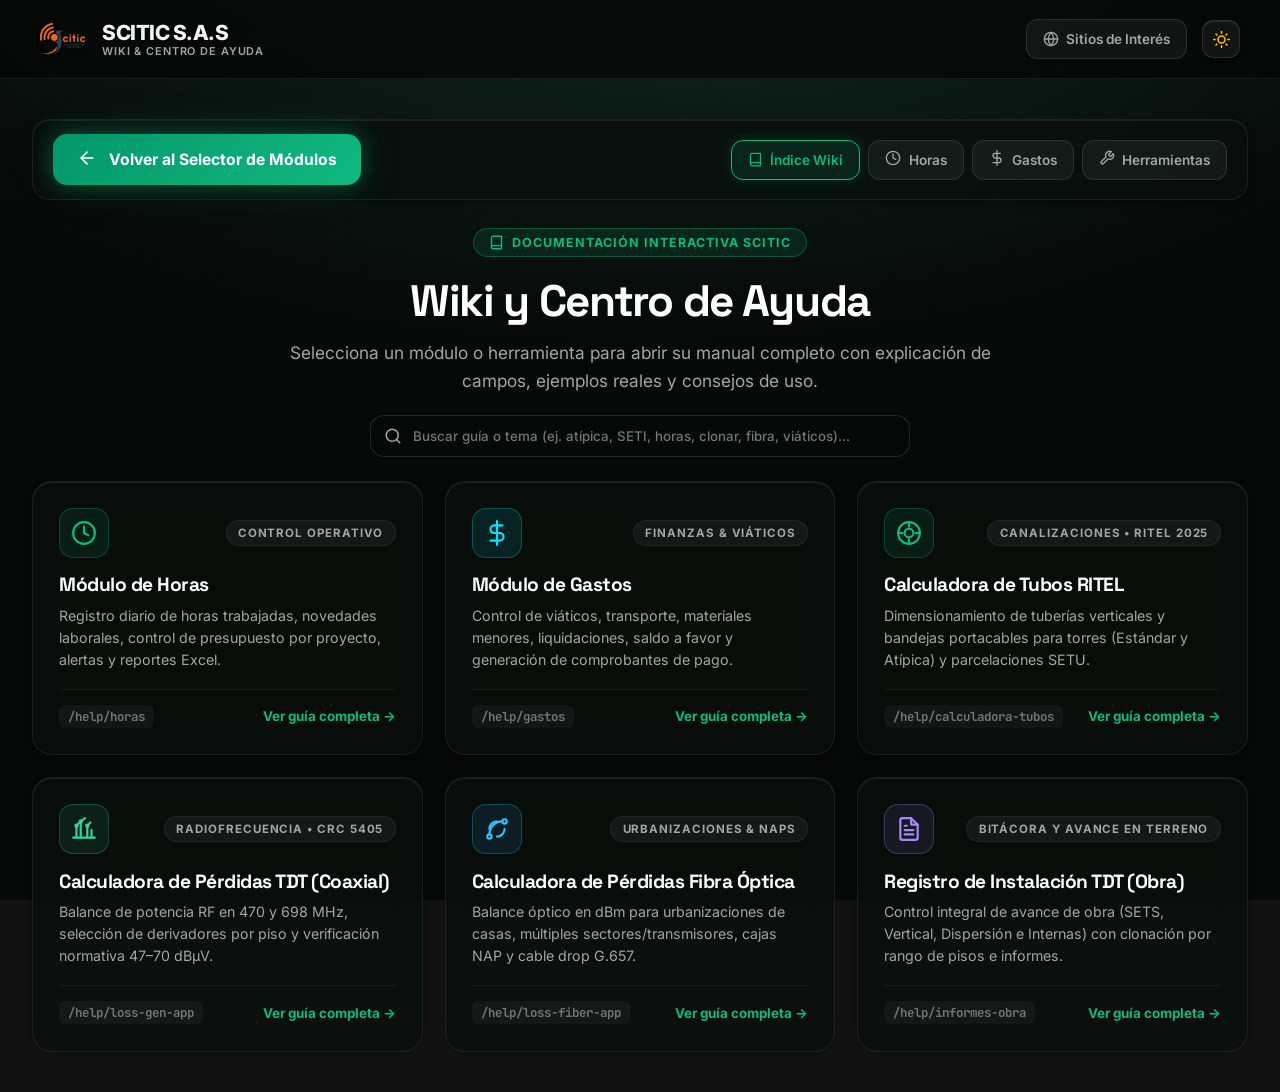
<file: help.html>
<!DOCTYPE html>
<html lang="es">
<head>
    <meta charset="UTF-8">
    <meta name="viewport" content="width=device-width, initial-scale=1.0">
    <meta name="referrer" content="strict-origin-when-cross-origin">
    <meta name="color-scheme" content="dark light">
    <title>Wiki y Centro de Ayuda | SCITIC S.A.S</title>
    <link rel="icon" type="image/png" href="/assets/logo.png">
    <link rel="apple-touch-icon" href="/assets/logo.png">
    <link rel="expect" href="#main-content" blocking="render">

    <script blocking="render">
        (function() {
            try {
                var savedTheme = localStorage.getItem('scitic_ui_theme') || 'dark';
                var meta = document.querySelector('meta[name="color-scheme"]');
                if (meta) meta.content = savedTheme === 'light' ? 'light' : 'dark';
                if (savedTheme === 'light') {
                    document.documentElement.setAttribute('data-theme', 'light');
                } else {
                    document.documentElement.removeAttribute('data-theme');
                }
            } catch (e) {}
        })();
    </script>

    <link href="https://fonts.googleapis.com/css2?family=Inter:wght@300;400;500;600;700;800&family=JetBrains+Mono:wght@400;500;600;700&display=swap" rel="stylesheet">
    <link rel="stylesheet" href="/src/theme/theme.css?v=21">
    <link rel="stylesheet" href="/src/css/design-system.css?v=21">
    <link rel="stylesheet" href="/src/css/styles.css?v=21">
    <script src="/src/theme/theme.js?v=21"></script>
    <script src="/src/theme/icons.js?v=21"></script>

    <style>
        /* Hub de tarjetas clicables de la Wiki (/help) */
        .wiki-hub-grid {
            display: grid;
            grid-template-columns: repeat(auto-fit, minmax(min(100%, 310px), 1fr));
            gap: 1.35rem;
            margin-top: 1.5rem;
        }
        .wiki-topic-btn {
            display: flex;
            flex-direction: column;
            justify-content: space-between;
            gap: 1.15rem;
            padding: 1.65rem;
            border-radius: 20px;
            text-decoration: none;
            color: inherit;
            border: 1px solid var(--card-border);
            transition: transform 0.25s var(--ios-ease), border-color 0.25s ease, box-shadow 0.25s var(--ios-ease);
        }
        .wiki-topic-btn:hover,
        .wiki-topic-btn:focus-visible {
            transform: translateY(-4px);
            border-color: var(--primary);
            box-shadow: 0 18px 36px -12px rgba(0, 0, 0, 0.45), 0 0 22px rgba(16, 185, 129, 0.16);
        }
        .wiki-topic-top {
            display: flex;
            align-items: center;
            justify-content: space-between;
            gap: 0.75rem;
        }
        .wiki-icon-box {
            width: 50px;
            height: 50px;
            border-radius: 14px;
            display: grid;
            place-items: center;
            background: var(--primary-soft);
            color: var(--primary);
            border: 1px solid var(--primary-border);
            flex-shrink: 0;
        }
        .wiki-topic-btn h2 {
            margin: 0.9rem 0 0.45rem;
            font-size: 1.2rem;
            font-weight: 800;
            color: var(--text-heading);
        }
        .wiki-topic-btn p {
            margin: 0;
            font-size: 0.89rem;
            line-height: 1.55;
            color: var(--text-muted);
        }
        .wiki-topic-foot {
            display: flex;
            align-items: center;
            justify-content: space-between;
            padding-top: 0.9rem;
            border-top: 1px solid var(--border-subtle);
            font-size: 0.84rem;
            font-weight: 700;
            color: var(--primary);
        }

        /* Layout Wiki Artículo (/help/<slug>) */
        .wiki-layout {
            display: grid;
            grid-template-columns: 270px minmax(0, 1fr);
            gap: 1.5rem;
            align-items: start;
        }
        @media (max-width: 900px) {
            .wiki-layout {
                grid-template-columns: 1fr;
            }
        }
        .wiki-sidebar {
            position: sticky;
            top: 86px;
            padding: 1.25rem;
            border-radius: 20px;
            border: 1px solid var(--card-border);
        }
        .wiki-sidebar-title {
            font-size: 0.74rem;
            font-weight: 800;
            text-transform: uppercase;
            letter-spacing: 0.1em;
            color: var(--text-muted);
            margin: 0 0 0.85rem;
        }
        .wiki-sidebar-nav {
            display: flex;
            flex-direction: column;
            gap: 0.4rem;
        }
        .wiki-side-link {
            display: flex;
            align-items: center;
            gap: 0.6rem;
            padding: 0.65rem 0.85rem;
            border-radius: 12px;
            text-decoration: none;
            color: var(--text-main);
            font-size: 0.88rem;
            font-weight: 600;
            border: 1px solid transparent;
            transition: all 0.2s ease;
        }
        .wiki-side-link:hover {
            background: var(--primary-soft);
            border-color: var(--primary-border);
        }
        .wiki-side-link[aria-current="page"] {
            background: var(--primary-soft);
            color: var(--primary);
            border-color: var(--primary);
        }

        .wiki-article {
            padding: 2rem;
            border-radius: 22px;
            border: 1px solid var(--card-border);
        }
        .wiki-breadcrumb {
            display: flex;
            align-items: center;
            gap: 0.5rem;
            font-size: 0.82rem;
            color: var(--text-muted);
            margin-bottom: 1.1rem;
        }
        .wiki-breadcrumb a {
            color: var(--primary);
            text-decoration: none;
            font-weight: 600;
        }
        .wiki-article-header {
            display: flex;
            align-items: flex-start;
            justify-content: space-between;
            flex-wrap: wrap;
            gap: 1rem;
            padding-bottom: 1.25rem;
            border-bottom: 1px solid var(--card-border);
            margin-bottom: 1.5rem;
        }
        .wiki-article-title-wrap {
            display: flex;
            align-items: center;
            gap: 1rem;
        }
        .wiki-article-title-wrap h1 {
            margin: 0 0 0.25rem;
            font-size: clamp(1.4rem, 1.15rem + 1vw, 1.95rem);
        }
        .wiki-section {
            margin-bottom: 1.85rem;
        }
        .wiki-section h2 {
            font-size: 1.12rem;
            font-weight: 800;
            margin: 0 0 0.75rem;
            color: var(--text-heading);
            display: flex;
            align-items: center;
            gap: 0.5rem;
        }
        .wiki-section p,
        .wiki-section li {
            font-size: 0.93rem;
            line-height: 1.65;
            color: var(--text-muted);
        }
        .wiki-section ul,
        .wiki-section ol {
            padding-left: 1.25rem;
            margin: 0.4rem 0 0;
        }
        .wiki-section li { margin-bottom: 0.45rem; }
        .wiki-table-wrap {
            overflow-x: auto;
            border: 1px solid var(--border);
            border-radius: 14px;
            margin-top: 0.75rem;
        }
        .wiki-table {
            width: 100%;
            border-collapse: collapse;
            font-size: 0.86rem;
        }
        .wiki-table th,
        .wiki-table td {
            padding: 0.75rem 0.95rem;
            text-align: left;
            border-bottom: 1px solid var(--border-subtle);
        }
        .wiki-table th {
            background: var(--table-header-bg);
            color: var(--table-header-text);
            font-weight: 700;
        }
        .wiki-callout {
            background: var(--panel-subtle);
            border: 1px solid var(--border);
            border-left: 4px solid var(--primary);
            border-radius: 14px;
            padding: 1rem 1.2rem;
            margin-top: 0.85rem;
            font-size: 0.88rem;
            line-height: 1.6;
        }
        .wiki-callout.is-tip {
            border-left-color: #ffb703;
        }
        .wiki-callout code,
        .wiki-table code {
            font-family: var(--font-mono);
            background: var(--primary-soft);
            color: var(--primary);
            padding: 0.14rem 0.42rem;
            border-radius: 6px;
            font-size: 0.82rem;
        }
        .help-search-wrap {
            max-width: 540px;
            margin: 1.25rem auto 0;
            position: relative;
        }
        .help-search-wrap input {
            padding-left: 2.6rem;
            border-radius: 14px;
        }
        .help-search-icon {
            position: absolute;
            left: 0.9rem;
            top: 50%;
            transform: translateY(-50%);
            color: var(--text-muted);
            pointer-events: none;
        }
        @supports (corner-shape: squircle) {
            .wiki-topic-btn, .wiki-sidebar, .wiki-article, .wiki-callout { corner-shape: squircle; }
        }
    </style>
</head>
<body>
    <a href="#main-content" class="skip-link visually-hidden">Saltar al contenido principal</a>
    <header>
        <a href="/" class="header-title" style="text-decoration: none; color: inherit;" title="Ir al Selector de Módulos">
            <img src="/assets/logo.png" alt="Logo SCITIC" class="logo-header">
            <div style="display: flex; flex-direction: column; line-height: 1.15;">
                <span>SCITIC S.A.S</span>
                <span style="font-size: 0.68rem; font-weight: 600; color: var(--text-muted); letter-spacing: 0.08em; text-transform: uppercase;">Wiki &amp; Centro de Ayuda</span>
            </div>
        </a>
        <div class="user-info">
            <a href="/sitios" class="module-pill-link">
                <svg width="16" height="16" viewBox="0 0 24 24" fill="none" stroke="currentColor" stroke-width="2" stroke-linecap="round" stroke-linejoin="round" aria-hidden="true"><circle cx="12" cy="12" r="10"/><line x1="2" y1="12" x2="22" y2="12"/><path d="M12 2a15.3 15.3 0 0 1 4 10 15.3 15.3 0 0 1-4 10 15.3 15.3 0 0 1-4-10 15.3 15.3 0 0 1 4-10z"/></svg>
                <span>Sitios de Interés</span>
            </a>
            <button type="button" id="btnThemeToggle" onclick="window.SCITICTheme && window.SCITICTheme.toggle()" title="Alternar Modo Oscuro / Modo Claro" aria-label="Alternar Modo Oscuro / Modo Claro"></button>
        </div>
    </header>

    <main id="main-content" class="container" tabindex="-1">
        <nav class="module-top-bar glass-panel" aria-label="Navegación de retorno">
            <a href="/" class="btn-back-hub">
                <span data-icon="arrow-left" data-size="20"></span>
                <span>Volver al Selector de Módulos</span>
            </a>
            <div class="module-quick-links">
                <a href="/help" class="module-pill-link" id="btnHelpIndex">
                    <svg width="15" height="15" viewBox="0 0 24 24" fill="none" stroke="currentColor" stroke-width="2" stroke-linecap="round" stroke-linejoin="round" aria-hidden="true"><path d="M4 19.5A2.5 2.5 0 0 1 6.5 17H20"/><path d="M6.5 2H20v20H6.5A2.5 2.5 0 0 1 4 19.5v-15A2.5 2.5 0 0 1 6.5 2z"/></svg>
                    <span>Índice Wiki</span>
                </a>
                <a href="/horas" class="module-pill-link"><span data-icon="clock" data-size="16"></span><span>Horas</span></a>
                <a href="/gastos" class="module-pill-link"><span data-icon="dollar" data-size="16"></span><span>Gastos</span></a>
                <a href="/herramientas" class="module-pill-link"><span data-icon="tools" data-size="16"></span><span>Herramientas</span></a>
            </div>
        </nav>

        <!-- VISTA 1: ÍNDICE WIKI DE AYUDA (/help) -->
        <section id="wikiHubView" style="display: none;">
            <div class="hub-hero" style="margin-bottom: 1.5rem;">
                <span class="hub-eyebrow">
                    <svg width="15" height="15" viewBox="0 0 24 24" fill="none" stroke="currentColor" stroke-width="2.2" stroke-linecap="round" stroke-linejoin="round" aria-hidden="true"><path d="M4 19.5A2.5 2.5 0 0 1 6.5 17H20"/><path d="M6.5 2H20v20H6.5A2.5 2.5 0 0 1 4 19.5v-15A2.5 2.5 0 0 1 6.5 2z"/></svg>
                    <span>Documentación Interactiva SCITIC</span>
                </span>
                <h1 class="hub-greeting-title">Wiki y Centro de Ayuda</h1>
                <p class="hub-greeting-subtitle">Selecciona un módulo o herramienta para abrir su manual completo con explicación de campos, ejemplos reales y consejos de uso.</p>

                <div class="help-search-wrap">
                    <svg class="help-search-icon" width="18" height="18" viewBox="0 0 24 24" fill="none" stroke="currentColor" stroke-width="2" stroke-linecap="round" stroke-linejoin="round" aria-hidden="true"><circle cx="11" cy="11" r="8"/><line x1="21" y1="21" x2="16.65" y2="16.65"/></svg>
                    <input type="search" id="helpSearchInput" placeholder="Buscar guía o tema (ej. atípica, SETI, horas, clonar, fibra, viáticos)..." oninput="filtrarWikiHub(this.value)" aria-label="Buscar guía en la wiki">
                </div>
            </div>

            <div class="wiki-hub-grid" id="wikiHubGrid"></div>
        </section>

        <!-- VISTA 2: ARTÍCULO WIKI DETALLADO (/help/<slug>) -->
        <section id="wikiArticleView" class="wiki-layout" style="display: none;">
            <aside class="wiki-sidebar glass-panel" aria-label="Índice de guías">
                <p class="wiki-sidebar-title">Guías de la Plataforma</p>
                <nav class="wiki-sidebar-nav" id="wikiSidebarNav"></nav>
            </aside>
            <article class="wiki-article glass-panel" id="wikiArticleContent"></article>
        </section>
    </main>

    <script>
        const WIKI_GUIDES = [
            {
                slug: 'horas',
                titulo: 'Módulo de Horas',
                categoria: 'Control Operativo',
                appUrl: '/horas',
                appLabel: 'Abrir Módulo de Horas',
                icon: 'clock',
                color: '#10b981',
                descripcion: 'Registro diario de horas trabajadas, novedades laborales, control de presupuesto por proyecto, alertas y reportes Excel.',
                keywords: 'horas registro actividad novedades filtros presupuesto auditoria excel tiempo',
                proposito: 'Permite a colaboradores, moderadores y administradores registrar el tiempo invertido en cada proyecto, controlar el cumplimiento de horas presupuestadas y auditar todos los movimientos en zona horaria de Bogotá, Colombia.',
                pasos: [
                    'Ingresa desde el Selector de Módulos o la URL directa <code>/horas</code>.',
                    'En el panel izquierdo elige <strong>Registro Laboral</strong> (trabajo en proyecto) o <strong>Novedad</strong> (permiso, incapacidad, vacaciones o festivo).',
                    'Selecciona o escribe el <strong>Trabajador</strong>, <strong>Proyecto</strong> y <strong>Cliente</strong>. Si el proyecto ya existe, el sistema autocompleta el cliente y las horas presupuestadas.',
                    'Ingresa la <strong>Fecha</strong> y las <strong>Horas</strong> trabajadas (acepta formato reloj <code>1:30</code> o decimal <code>1.5</code>).',
                    'Selecciona la <strong>Actividad</strong> (Diseño, Instalación, Revisión, Documentación, etc.) y pulsa <strong>Guardar Actividad</strong>.',
                    'Usa los filtros superiores (Mes, Cliente, Trabajador, Proyecto, Búsqueda rápida) para consultar el historial, ver gráficas o exportar a Excel.'
                ],
                campos: [
                    { campo: 'Modo Registro', ejemplo: 'Laboral / Novedad', desc: 'Laboral suma al proyecto; Novedad registra ausencias o festivos.' },
                    { campo: 'Horas', ejemplo: '1:30 o 2.5', desc: 'Convierte automáticamente HH:MM a decimal para cálculos de costo.' },
                    { campo: 'Rango Novedad', ejemplo: '2026-11-01 a 2026-11-05', desc: 'Genera múltiples días en lote con opción de omitir domingos.' },
                    { campo: 'H. Presup. / Valor', ejemplo: '120 h / $45.000', desc: 'Solo visible para administradores; calcula % de avance y alertas.' }
                ],
                ejemplos: [
                    {
                        titulo: 'Ejemplo 1: Registro de jornada en proyecto',
                        texto: 'Proyecto: <code>TORRE MIRADOR</code> | Cliente: <code>INELECT</code> | Fecha: <code>2026-11-23</code> | Horas: <code>4:30</code> (= 4.5 h) | Actividad: <code>DISEÑO</code>.'
                    },
                    {
                        titulo: 'Ejemplo 2: Carga de vacaciones por rango',
                        texto: 'Cambia a modo <strong>Novedad</strong> → Tipo: <code>VACACIONES</code> → Duración: <code>Rango de días</code> → Desde <code>lunes</code> hasta <code>viernes</code> → Mantén marcado <em>Omitir domingos</em> → Guardar.'
                    }
                ],
                consejos: [
                    'Si superas el 100% de las horas presupuestadas en un proyecto, el sistema mostrará una alerta automática en el panel administrativo.',
                    'Los reportes de Excel se descargan con la fecha actual de Bogotá y respetan los filtros activos en pantalla.'
                ]
            },
            {
                slug: 'gastos',
                titulo: 'Módulo de Gastos',
                categoria: 'Finanzas & Viáticos',
                appUrl: '/gastos',
                appLabel: 'Abrir Módulo de Gastos',
                icon: 'dollar',
                color: '#00e5ff',
                descripcion: 'Control de viáticos, transporte, materiales menores, liquidaciones, saldo a favor y generación de comprobantes de pago.',
                keywords: 'gastos viaticos liquidacion pago saldo favor comprobante excel reembolso',
                proposito: 'Centraliza los gastos operativos y viáticos reportados en campo por cada trabajador, permitiendo liquidar cuentas pendientes, aplicar saldos a favor y emitir recibos de pago imprimibles.',
                pasos: [
                    'Accede desde el Hub o por <code>/gastos</code>.',
                    'Elige si el gasto es de <strong>Día Único</strong> o <strong>Rango de Días</strong> (ideal para alimentación o transporte diario).',
                    'Diligencia Trabajador, Proyecto, Concepto/Ítem, Cantidad y Valor Unitario. El sistema calcula el Total automáticamente.',
                    'Guarda el gasto; quedará con estado <code>PENDIENTE</code> hasta que administración lo liquide.',
                    'En administración, usa <strong>Liquidar / Registrar Pago</strong> para abonar o pagar la selección y generar el comprobante PDF.'
                ],
                campos: [
                    { campo: 'Concepto / Ítem', ejemplo: 'Alimentación / Transporte', desc: 'Descripción clara del gasto ejecutado en obra.' },
                    { campo: 'Cantidad × Valor', ejemplo: '3 × 25000', desc: 'Calcula el subtotal automático ($75.000).' },
                    { campo: 'Modo Rango', ejemplo: '5 días', desc: 'Crea un registro diario por cada fecha del rango elegido.' },
                    { campo: 'Saldo a Favor', ejemplo: 'Aplicado en liquidación', desc: 'Descuenta anticipos previos del trabajador al momento de pagar.' }
                ],
                ejemplos: [
                    {
                        titulo: 'Ejemplo 1: Viáticos de 4 días en obra',
                        texto: 'Activa <strong>Rango de días</strong> → Del <code>2026-11-18</code> al <code>2026-11-21</code> → Concepto: <code>Almuerzo obra</code> → Cantidad: <code>1</code> → Valor: <code>22000</code>. Se crean 4 registros de $22.000 c/u.'
                    },
                    {
                        titulo: 'Ejemplo 2: Liquidación con comprobante',
                        texto: 'Filtra por trabajador pendiente → Marca las casillas de los gastos → Pulsa <strong>Liquidar Selección</strong> → Confirma el método de pago y descarga/imprime el recibo.'
                    }
                ],
                consejos: [
                    'Puedes exportar el listado filtrado a Excel en cualquier momento para contabilidad.',
                    'Usa el campo de Observaciones para anotar número de factura o soporte.'
                ]
            },
            {
                slug: 'calculadora-tubos',
                titulo: 'Calculadora de Tubos RITEL',
                categoria: 'Canalizaciones • RITEL 2025',
                appUrl: '/herramientas/calculadora-tubos',
                appLabel: 'Abrir Calculadora de Tubos',
                icon: 'pipe',
                color: '#10b981',
                descripcion: 'Dimensionamiento de tuberías verticales y bandejas portacables para torres (Estándar y Atípica) y parcelaciones SETU.',
                keywords: 'tubos ritel bandejas atipica estandar seti sets parcelaciones rangos horizontal',
                proposito: 'Calcula la cantidad exacta de tubos físicos (SCH40, PVC, EMT) y el ancho comercial de bandejas portacables según la norma RITEL 2025, considerando el área útil, factor de llenado y reducción por curvas mayores a 60°.',
                pasos: [
                    'Al abrir <code>/herramientas/calculadora-tubos</code>, crea un proyecto nuevo (Estándar, Atípica o Parcelación) o abre uno guardado en el servidor.',
                    '<strong>Edificio Estándar:</strong> ingresa el piso más alto, el piso del SETI y los apartamentos por piso.',
                    '<strong>Torre Atípica:</strong> escribe la secuencia de pisos de arriba hacia abajo usando <code>-</code> para rangos y <code>,</code> para saltos o sótanos.',
                    'Si el salón SETI está fuera de la vertical principal, activa el check <strong>Tramo Extra SETI (Fuera de Vertical)</strong>.',
                    'Pulsa <strong>Generar Infraestructura</strong>, ajusta material, diámetro o curvas por tramo, alterna entre <em>Tubería</em> y <em>Bandeja</em>, guarda en el servidor y exporta a Excel/PDF.'
                ],
                campos: [
                    { campo: 'Secuencia Atípica', ejemplo: '15-10, 8, 5-1, S1, S2', desc: 'Usa guion (-) para rangos continuos y coma (,) para saltos o niveles especiales.' },
                    { campo: 'Piso del SETI', ejemplo: 'S1 o 3', desc: 'Indica en qué nivel se ubica el salón inferior (SETI).' },
                    { campo: 'Tramo Extra SETI', ejemplo: 'Checkbox activado', desc: 'Agrega una fila resaltada en ámbar con el total de PAUs solo en SETI y 0 en SETS.' },
                    { campo: 'Directo SETI', ejemplo: 'Check en fila SETI', desc: 'Si los PAUs del piso SETI conectan directo, no suman tubos verticales adicionales.' }
                ],
                ejemplos: [
                    {
                        titulo: 'Ejemplo 1: Torre Atípica con salto de piso y sótanos',
                        texto: 'Secuencia: <code>15-10, 8, 5-1, S1, S2</code> | Piso SETI: <code>S1</code> | Aptos/Piso: <code>6</code>. En la columna <em>Tramo</em> verás en amarillo la referencia exacta de cada fila, por ejemplo: <code>Piso 4 a Piso 3 &nbsp;&nbsp;(Piso 3)</code>.'
                    },
                    {
                        titulo: 'Ejemplo 2: SETI fuera de la vertical',
                        texto: 'Marca <strong>Tramo Extra SETI (Fuera de Vertical)</strong>. Se agregará al final una fila resaltada en dorado que acumula los PAUs totales del edificio solo en SETI (SETS = 0) para dimensionar la canalización horizontal hacia el salón.'
                    }
                ],
                consejos: [
                    'Cuando el proyecto sea nuevo en modo Atípica, el campo de secuencia inicia en blanco para que escribas directamente tu distribución.',
                    'Usa <strong>Guardar en Servidor</strong> para conservar tus proyectos en la nube y abrirlos desde cualquier equipo.'
                ]
            },
            {
                slug: 'loss-gen-app',
                titulo: 'Calculadora de Pérdidas TDT (Coaxial)',
                categoria: 'Radiofrecuencia • CRC 5405',
                appUrl: '/herramientas/loss-gen-app',
                appLabel: 'Abrir Calculadora TDT Coaxial',
                icon: 'antenna',
                color: '#34d399',
                descripcion: 'Balance de potencia RF en 470 y 698 MHz, selección de derivadores por piso y verificación normativa 47–70 dBµV.',
                keywords: 'perdidas tdt coaxial rf derivadores splitter crc 5405 dbuv 470 698 mhz',
                proposito: 'Simula la atenuación de señal TDT desde la cabecera (amplificador/central programable) hasta la toma más desfavorable de cada piso, asegurando cumplimiento con la ventana 47 a 70 dBµV de la norma.',
                pasos: [
                    'Crea un proyecto nuevo o carga uno del servidor en <code>/herramientas/loss-gen-app</code>.',
                    'Define la potencia de salida de cabecera (dBµV), cantidad de pisos y tipo de cable vertical/dispersión.',
                    'En <strong>Config. Pisos</strong> detalla longitudes de cable y derivadores/repartidores por nivel.',
                    'Pulsa <strong>Generar Tabla</strong> y verifica que todos los pisos aparezcan en estado conforme (verde).'
                ],
                campos: [
                    { campo: 'Salida Cabecera', ejemplo: '108 a 115 dBµV', desc: 'Nivel de señal entregado por la central programable en SETS.' },
                    { campo: 'Frecuencias', ejemplo: '470 MHz / 698 MHz', desc: 'Evalúa el peor caso en banda UHF baja y alta.' },
                    { campo: 'Derivadores', ejemplo: '24 dB → 20 dB → 12 dB', desc: 'Valores mayores arriba y menores abajo para equilibrar la red.' },
                    { campo: 'Rango Admisible', ejemplo: '47 – 70 dBµV', desc: 'Ventana normativa en toma de usuario final.' }
                ],
                ejemplos: [
                    {
                        titulo: 'Ejemplo: Torre de 12 pisos con RG-11 vertical',
                        texto: 'Cabecera: <code>110 dBµV</code> | Cable vertical: <code>RG-11</code> (3 m por piso) | Dispersión: <code>RG-6</code> (18 m) | Pisos 12–9: derivador <code>24 dB</code>; Pisos 8–5: <code>16 dB</code>; Pisos 4–1: <code>12 dB</code>.'
                    }
                ],
                consejos: [
                    'Si un piso alto supera 70 dBµV, aumenta el valor de derivación o reduce la ganancia de cabecera.',
                    'Si un piso bajo cae por debajo de 47 dBµV, usa cable RG-11 en la vertical o reduce pérdidas de paso.'
                ]
            },
            {
                slug: 'loss-fiber-app',
                titulo: 'Calculadora de Pérdidas Fibra Óptica',
                categoria: 'Urbanizaciones & NAPs',
                appUrl: '/herramientas/loss-fiber-app',
                appLabel: 'Abrir Calculadora Fibra',
                icon: 'fiber',
                color: '#38bdf8',
                descripcion: 'Balance óptico en dBm para urbanizaciones de casas, múltiples sectores/transmisores, cajas NAP y cable drop G.657.',
                keywords: 'fibra optica urbanizaciones casas nap splitter drop dbm transmisor sector',
                proposito: 'Diseña redes ópticas FTTH/TDT para urbanizaciones horizontales con múltiples sectores o transmisores independientes, verificando que cada casa reciba entre -15 dBm y +4 dBm en el micro-nodo.',
                pasos: [
                    'Abre <code>/herramientas/loss-fiber-app</code> y crea una nueva urbanización.',
                    'Agrega uno o más <strong>Sectores / Transmisores</strong> indicando la potencia TX en dBm y splitter de cabecera.',
                    'Añade las <strong>Cajas NAP</strong> del sector con distancia troncal, splitter de NAP, número de casas y metros de drop G.657.',
                    'Pulsa <strong>Calcular Todo</strong> para revisar el desbalance óptico y cumplimiento global, luego guarda o exporta a Excel/PDF.'
                ],
                campos: [
                    { campo: 'Potencia TX', ejemplo: '+6 dBm', desc: 'Potencia óptica de salida del transmisor o EDFA.' },
                    { campo: 'Splitter Cabecera / NAP', ejemplo: '1x4 y 1x8', desc: 'Suma la pérdida por inserción óptica de cada divisor.' },
                    { campo: 'Cable Drop G.657', ejemplo: '35 m', desc: 'Longitud de acometida desde la NAP hasta la vivienda.' },
                    { campo: 'Ventana RX Válida', ejemplo: '-15 a +4 dBm', desc: 'Rango operativo del receptor óptico en casa del usuario.' }
                ],
                ejemplos: [
                    {
                        titulo: 'Ejemplo: Urbanización de 2 sectores (64 casas)',
                        texto: 'Sector Norte: TX <code>+6 dBm</code> → Splitter cabecera <code>1x4</code> → Troncal <code>250 m</code> → 4 Cajas NAP con splitter <code>1x8</code> (8 casas c/u) y drop promedio de <code>40 m</code> → Recepción esperada ≈ <code>-11.2 dBm</code> (CONFORME).'
                    }
                ],
                consejos: [
                    'Puedes duplicar sectores completos para acelerar urbanizaciones simétricas.',
                    'Revisa el indicador de desbalance óptico global para mantener niveles parejos entre casas cercanas y lejanas.'
                ]
            },
            {
                slug: 'informes-obra',
                titulo: 'Registro de Instalación TDT (Obra)',
                categoria: 'Bitácora y Avance en Terreno',
                appUrl: '/herramientas/informes-obra',
                appLabel: 'Abrir Registro de Obra TDT',
                icon: 'file-text',
                color: '#a78bfa',
                descripcion: 'Control integral de avance de obra (SETS, Vertical, Dispersión e Internas) con clonación por rango de pisos e informes.',
                keywords: 'informes obra registro tdt dispersion internas clonar pisos avance excel pdf',
                proposito: 'Lleva el inventario y porcentaje de avance real instalado en torre: equipos de cabecera SETS, bajantes verticales, red de dispersión por apartamento y red interior por espacios, generando el informe consolidado.',
                pasos: [
                    'En <strong>Configuración</strong>, ingresa nombre del proyecto, torre, piso inicial, piso final, sufijos de aptos (ej. <code>01, 02, 03, 04</code>) y espacios interiores (ej. <code>Sala, Alcoba 1, Alcoba 2</code>).',
                    'Registra equipos en <strong>SETS</strong> y longitudes/conectores en <strong>Vertical</strong>.',
                    'En <strong>Dispersión</strong> e <strong>Internas</strong>, llena un piso modelo y usa <strong>Clonar a Rango de Pisos</strong> marcando <em>Copiar todo</em> o solo los parámetros que necesites.',
                    'Consulta la pestaña <strong>Informe</strong> para ver totales consolidados y exporta a Excel o PDF.'
                ],
                campos: [
                    { campo: 'Sufijos Aptos', ejemplo: '01, 02, 03, 04', desc: 'Genera automáticamente Aptos 101–104, 201–204, etc.' },
                    { campo: 'Clonar Dispersión', ejemplo: 'Piso 2 → Pisos 3 a 12', desc: 'Copia tipo de cable, metros, conectores, etiquetas, estado u obs según elijas.' },
                    { campo: 'Clonar Internas', ejemplo: 'Piso 2 → Pisos 3 a 12', desc: 'Permite clonar repartidor, metros de cable, tomas TDT y/o estado de espacios.' },
                    { campo: 'Estado No Aplica', ejemplo: 'No Aplica', desc: 'Excluye ese apartamento o espacio del conteo total de obra.' }
                ],
                ejemplos: [
                    {
                        titulo: 'Ejemplo: Clonar solo distancias dejando el estado Pendiente',
                        texto: 'Llena el <code>Piso 2</code> con las medidas reales de cable y conectores → En <strong>Clonar a Rango</strong> elige Origen: <code>Piso 2</code>, Destino: <code>Piso 3</code> a <code>Piso 10</code> → Desmarca <code>Estado</code> → Pulsa <strong>Clonar al Rango</strong>.'
                    }
                ],
                consejos: [
                    'En Dispersión puedes pulsar el botón <strong>📋 Clonar este piso</strong> en el encabezado de cualquier piso para seleccionarlo al instante.',
                    'Guarda periódicamente en el servidor para sincronizar el avance con la oficina.'
                ]
            }
        ];

        function getGuideSlugFromUrl() {
            const params = new URLSearchParams(window.location.search);
            const qTopic = (params.get('tema') || '').toLowerCase();
            if (qTopic && WIKI_GUIDES.some(g => g.slug === qTopic)) return qTopic;

            const path = window.location.pathname.replace(/\/+$/, '').toLowerCase();
            const match = path.match(/^\/help\/([^/]+)$/);
            if (match && WIKI_GUIDES.some(g => g.slug === match[1])) return match[1];

            const hash = (window.location.hash || '').replace('#', '').toLowerCase();
            if (hash && WIKI_GUIDES.some(g => g.slug === hash)) return hash;

            return null;
        }

        function renderIconHtml(iconName, size) {
            if (window.SCITIC_ICONS && typeof window.SCITIC_ICONS.get === 'function') {
                return window.SCITIC_ICONS.get(iconName, { size: size || 24 });
            }
            return `<span data-icon="${iconName}" data-size="${size || 24}"></span>`;
        }

        function renderWikiHub() {
            const hubView = document.getElementById('wikiHubView');
            const articleView = document.getElementById('wikiArticleView');
            const grid = document.getElementById('wikiHubGrid');
            const btnIdx = document.getElementById('btnHelpIndex');

            if (hubView) hubView.style.display = 'block';
            if (articleView) articleView.style.display = 'none';
            if (btnIdx) btnIdx.setAttribute('aria-current', 'page');

            document.title = 'Wiki y Centro de Ayuda | SCITIC S.A.S';

            grid.innerHTML = WIKI_GUIDES.map(g => `
                <a href="/help/${g.slug}" class="wiki-topic-btn glass-panel" data-keywords="${g.keywords} ${g.titulo.toLowerCase()} ${g.descripcion.toLowerCase()}">
                    <div>
                        <div class="wiki-topic-top">
                            <div class="wiki-icon-box" style="color: ${g.color}; border-color: ${g.color}44; background: ${g.color}1a;">
                                ${renderIconHtml(g.icon, 26)}
                            </div>
                            <span class="hub-card-tag">${g.categoria}</span>
                        </div>
                        <h2>${g.titulo}</h2>
                        <p>${g.descripcion}</p>
                    </div>
                    <div class="wiki-topic-foot">
                        <span class="hub-route-badge">/help/${g.slug}</span>
                        <span>Ver guía completa →</span>
                    </div>
                </a>
            `).join('');
        }

        function renderWikiArticle(slug) {
            const guide = WIKI_GUIDES.find(g => g.slug === slug);
            if (!guide) {
                renderWikiHub();
                return;
            }

            const hubView = document.getElementById('wikiHubView');
            const articleView = document.getElementById('wikiArticleView');
            const sidebar = document.getElementById('wikiSidebarNav');
            const content = document.getElementById('wikiArticleContent');
            const btnIdx = document.getElementById('btnHelpIndex');

            if (hubView) hubView.style.display = 'none';
            if (articleView) articleView.style.display = 'grid';
            if (btnIdx) btnIdx.removeAttribute('aria-current');

            document.title = `${guide.titulo} — Ayuda | SCITIC S.A.S`;

            sidebar.innerHTML = WIKI_GUIDES.map(g => `
                <a href="/help/${g.slug}" class="wiki-side-link" ${g.slug === slug ? 'aria-current="page"' : ''}>
                    ${renderIconHtml(g.icon, 16)}
                    <span>${g.titulo}</span>
                </a>
            `).join('');

            content.innerHTML = `
                <div class="wiki-breadcrumb">
                    <a href="/help">Centro de Ayuda</a>
                    <span aria-hidden="true">/</span>
                    <span>${guide.titulo}</span>
                </div>

                <div class="wiki-article-header">
                    <div class="wiki-article-title-wrap">
                        <div class="wiki-icon-box" style="color: ${guide.color}; border-color: ${guide.color}44; background: ${guide.color}1a;">
                            ${renderIconHtml(guide.icon, 26)}
                        </div>
                        <div>
                            <h1>${guide.titulo}</h1>
                            <span class="badge bg-blue">${guide.categoria}</span>
                        </div>
                    </div>
                    <a href="${guide.appUrl}" class="btn-back-hub" style="padding: 0.65rem 1.25rem; font-size: 0.9rem; min-block-size: 42px;">
                        <span>${guide.appLabel}</span>
                        <span aria-hidden="true">→</span>
                    </a>
                </div>

                <div class="wiki-section">
                    <h2>📌 Propósito y Alcance</h2>
                    <p>${guide.proposito}</p>
                </div>

                <div class="wiki-section">
                    <h2>🧭 Cómo usarlo paso a paso</h2>
                    <ol>
                        ${guide.pasos.map(p => `<li>${p}</li>`).join('')}
                    </ol>
                </div>

                <div class="wiki-section">
                    <h2>🧩 Guía de Campos Principales</h2>
                    <div class="wiki-table-wrap">
                        <table class="wiki-table">
                            <thead>
                                <tr>
                                    <th>Campo / Control</th>
                                    <th>Ejemplo de Valor</th>
                                    <th>Función</th>
                                </tr>
                            </thead>
                            <tbody>
                                ${guide.campos.map(c => `
                                    <tr>
                                        <td><strong>${c.campo}</strong></td>
                                        <td><code>${c.ejemplo}</code></td>
                                        <td>${c.desc}</td>
                                    </tr>
                                `).join('')}
                            </tbody>
                        </table>
                    </div>
                </div>

                <div class="wiki-section">
                    <h2>💡 Ejemplos Prácticos de Uso</h2>
                    ${guide.ejemplos.map(ej => `
                        <div class="wiki-callout">
                            <strong>${ej.titulo}:</strong><br>
                            ${ej.texto}
                        </div>
                    `).join('')}
                </div>

                <div class="wiki-section" style="margin-bottom: 0;">
                    <h2>⚡ Consejos y Buenas Prácticas</h2>
                    <div class="wiki-callout is-tip">
                        <ul style="margin: 0;">
                            ${guide.consejos.map(tip => `<li>${tip}</li>`).join('')}
                        </ul>
                    </div>
                </div>
            `;
        }

        function filtrarWikiHub(texto) {
            const q = String(texto || '').toLowerCase().trim();
            document.querySelectorAll('#wikiHubGrid .wiki-topic-btn').forEach(btn => {
                const hay = (btn.textContent + ' ' + (btn.dataset.keywords || '')).toLowerCase();
                btn.style.display = (!q || hay.includes(q)) ? 'flex' : 'none';
            });
        }

        document.addEventListener('DOMContentLoaded', () => {
            const slug = getGuideSlugFromUrl();
            if (slug) {
                renderWikiArticle(slug);
            } else {
                renderWikiHub();
            }
        });
    </script>
</body>
</html>
</file>
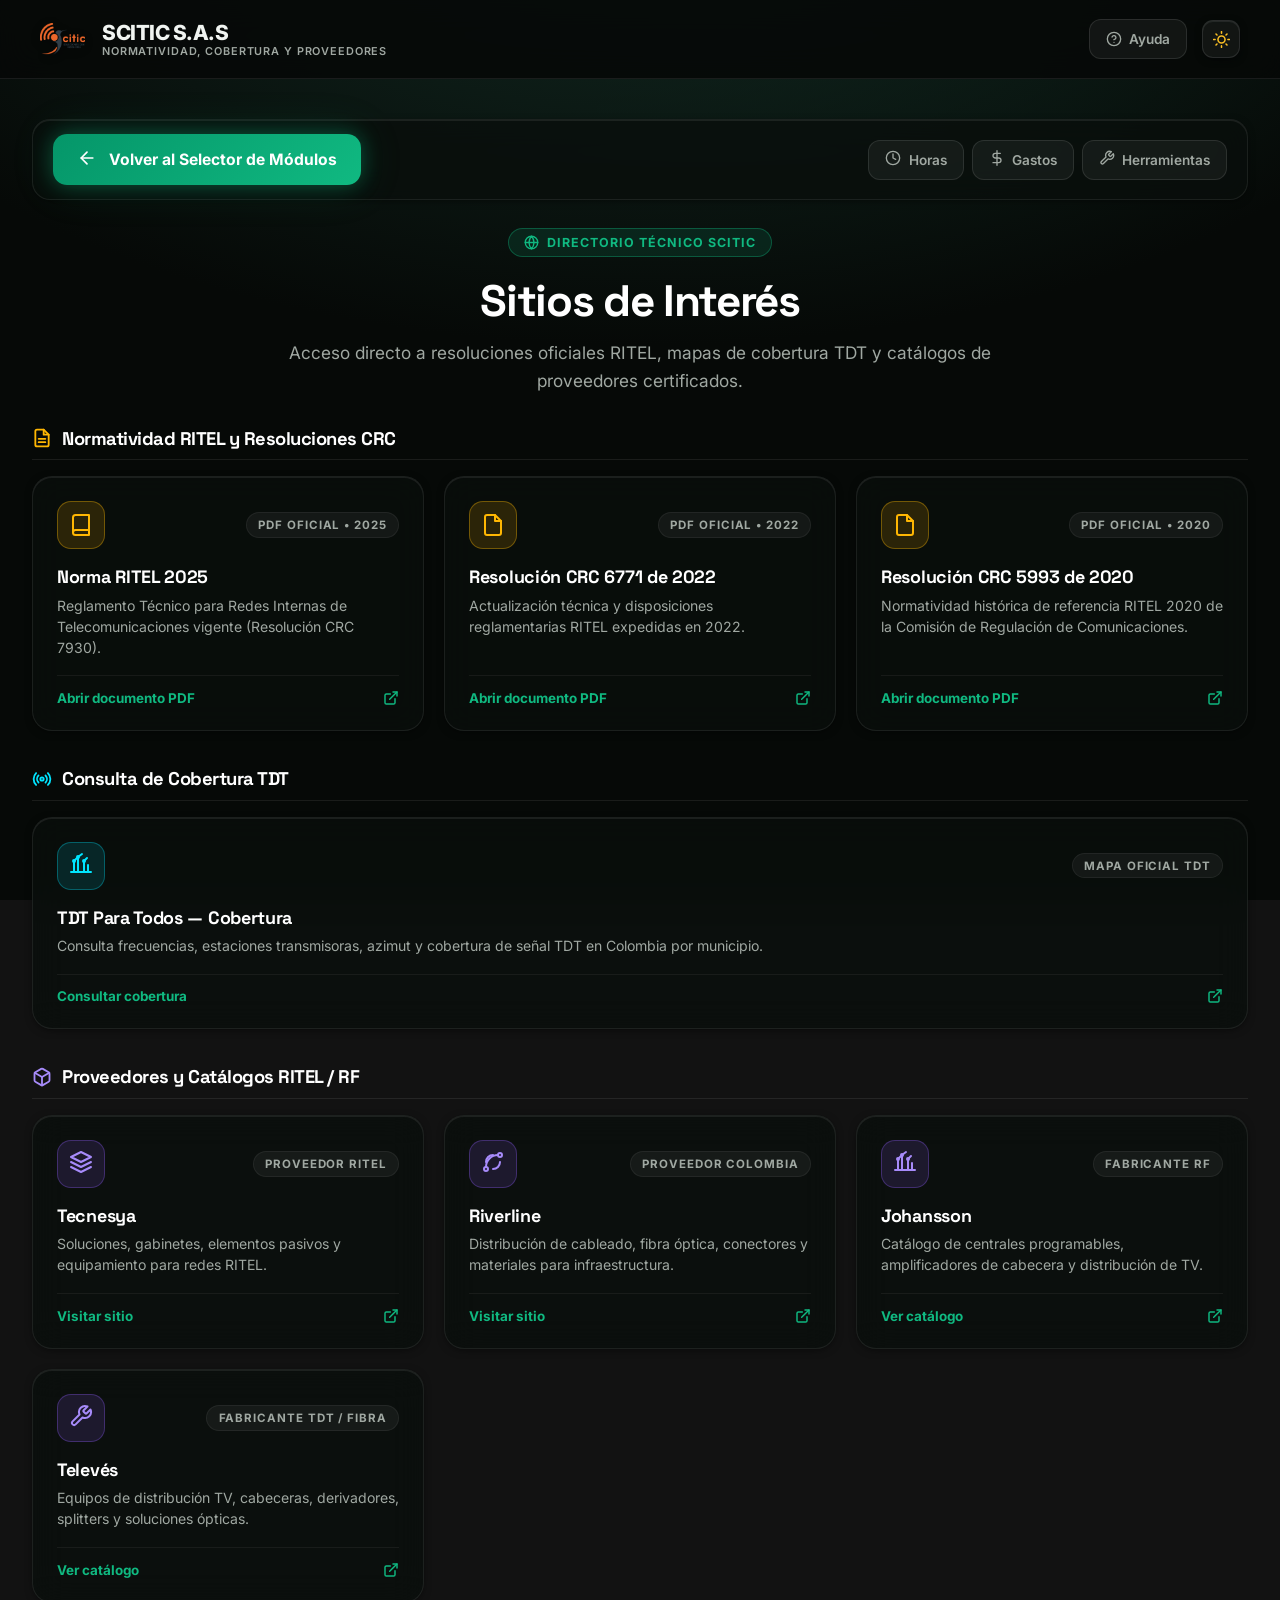
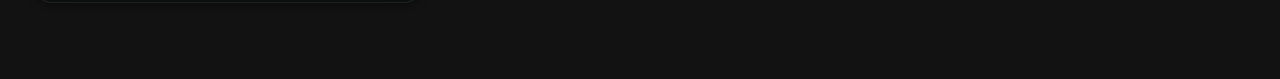
<file: sitios.html>
<!DOCTYPE html>
<html lang="es">
<head>
    <meta charset="UTF-8">
    <meta name="viewport" content="width=device-width, initial-scale=1.0">
    <meta name="referrer" content="strict-origin-when-cross-origin">
    <meta name="color-scheme" content="dark light">
    <title>Sitios de Interés, Normatividad y Proveedores | SCITIC S.A.S</title>
    <link rel="icon" type="image/png" href="/assets/logo.png">
    <link rel="apple-touch-icon" href="/assets/logo.png">
    <link rel="expect" href="#main-content" blocking="render">

    <script blocking="render">
        (function() {
            try {
                var savedTheme = localStorage.getItem('scitic_ui_theme') || 'dark';
                var meta = document.querySelector('meta[name="color-scheme"]');
                if (meta) meta.content = savedTheme === 'light' ? 'light' : 'dark';
                if (savedTheme === 'light') {
                    document.documentElement.setAttribute('data-theme', 'light');
                } else {
                    document.documentElement.removeAttribute('data-theme');
                }
            } catch (e) {}
        })();
    </script>

    <link href="https://fonts.googleapis.com/css2?family=Inter:wght@300;400;500;600;700;800&family=JetBrains+Mono:wght@400;500;600;700&display=swap" rel="stylesheet">
    <link rel="stylesheet" href="/src/theme/theme.css?v=20">
    <link rel="stylesheet" href="/src/css/design-system.css?v=20">
    <link rel="stylesheet" href="/src/css/styles.css?v=20">
    <script src="/src/theme/theme.js?v=20"></script>
    <script src="/src/theme/icons.js?v=20"></script>

    <style>
        .sites-section {
            margin-bottom: 2.25rem;
        }
        .sites-section-title {
            display: flex;
            align-items: center;
            gap: 0.65rem;
            font-size: 1.15rem;
            font-weight: 800;
            color: var(--text-heading);
            margin: 0 0 1rem;
            padding-bottom: 0.6rem;
            border-bottom: 1px solid var(--card-border);
        }
        .sites-grid {
            display: grid;
            grid-template-columns: repeat(auto-fit, minmax(min(100%, 290px), 1fr));
            gap: 1.25rem;
        }
        .site-card {
            display: flex;
            flex-direction: column;
            justify-content: space-between;
            gap: 1.1rem;
            padding: 1.5rem;
            border-radius: 20px;
            text-decoration: none;
            color: inherit;
            border: 1px solid var(--card-border);
            transition: transform 0.25s var(--ios-ease), border-color 0.25s ease, box-shadow 0.25s var(--ios-ease);
        }
        .site-card:hover,
        .site-card:focus-visible {
            transform: translateY(-4px);
            border-color: var(--primary);
            box-shadow: 0 18px 36px -12px rgba(0, 0, 0, 0.45), 0 0 22px rgba(16, 185, 129, 0.16);
        }
        .site-card-top {
            display: flex;
            align-items: center;
            justify-content: space-between;
            gap: 0.75rem;
        }
        .site-icon {
            width: 48px;
            height: 48px;
            border-radius: 14px;
            display: grid;
            place-items: center;
            background: var(--primary-soft);
            color: var(--primary);
            border: 1px solid var(--primary-border);
        }
        .site-icon.is-norm {
            background: rgba(255, 183, 3, 0.14);
            color: #ffb703;
            border-color: rgba(255, 183, 3, 0.35);
        }
        .site-icon.is-cov {
            background: rgba(0, 229, 255, 0.12);
            color: #00e5ff;
            border-color: rgba(0, 229, 255, 0.3);
        }
        .site-icon.is-prov {
            background: rgba(139, 92, 246, 0.14);
            color: #a78bfa;
            border-color: rgba(139, 92, 246, 0.32);
        }
        html[data-theme="light"] .site-icon.is-norm {
            color: #b45309;
        }
        html[data-theme="light"] .site-icon.is-cov {
            color: #0284c7;
        }
        html[data-theme="light"] .site-icon.is-prov {
            color: #6d28d9;
        }
        .site-card h3 {
            margin: 0 0 0.4rem;
            padding: 0;
            border: none;
            font-size: 1.12rem;
            font-weight: 800;
        }
        .site-card p {
            margin: 0;
            font-size: 0.88rem;
            line-height: 1.5;
            color: var(--text-muted);
        }
        .site-card-foot {
            display: flex;
            align-items: center;
            justify-content: space-between;
            padding-top: 0.85rem;
            border-top: 1px solid var(--border-subtle);
            font-size: 0.84rem;
            font-weight: 700;
            color: var(--primary);
        }
        @supports (corner-shape: squircle) {
            .site-card { corner-shape: squircle; }
        }
    </style>
</head>
<body>
    <a href="#main-content" class="skip-link visually-hidden">Saltar al contenido principal</a>
    <header>
        <a href="/" class="header-title" style="text-decoration: none; color: inherit;" title="Ir al Selector de Módulos">
            <img src="/assets/logo.png" alt="Logo SCITIC" class="logo-header">
            <div style="display: flex; flex-direction: column; line-height: 1.15;">
                <span>SCITIC S.A.S</span>
                <span style="font-size: 0.68rem; font-weight: 600; color: var(--text-muted); letter-spacing: 0.08em; text-transform: uppercase;">Normatividad, Cobertura y Proveedores</span>
            </div>
        </a>
        <div class="user-info">
            <a href="/help" class="module-pill-link">
                <svg width="16" height="16" viewBox="0 0 24 24" fill="none" stroke="currentColor" stroke-width="2" stroke-linecap="round" stroke-linejoin="round" aria-hidden="true"><circle cx="12" cy="12" r="10"/><path d="M9.09 9a3 3 0 0 1 5.83 1c0 2-3 3-3 3"/><line x1="12" y1="17" x2="12.01" y2="17"/></svg>
                <span>Ayuda</span>
            </a>
            <button type="button" id="btnThemeToggle" onclick="window.SCITICTheme && window.SCITICTheme.toggle()" title="Alternar Modo Oscuro / Modo Claro" aria-label="Alternar Modo Oscuro / Modo Claro"></button>
        </div>
    </header>

    <main id="main-content" class="container" tabindex="-1">
        <nav class="module-top-bar glass-panel" aria-label="Navegación de retorno">
            <a href="/" class="btn-back-hub">
                <span data-icon="arrow-left" data-size="20"></span>
                <span>Volver al Selector de Módulos</span>
            </a>
            <div class="module-quick-links">
                <a href="/horas" class="module-pill-link"><span data-icon="clock" data-size="16"></span><span>Horas</span></a>
                <a href="/gastos" class="module-pill-link"><span data-icon="dollar" data-size="16"></span><span>Gastos</span></a>
                <a href="/herramientas" class="module-pill-link"><span data-icon="tools" data-size="16"></span><span>Herramientas</span></a>
            </div>
        </nav>

        <section class="hub-hero" style="margin-bottom: 2rem;">
            <span class="hub-eyebrow">
                <svg width="15" height="15" viewBox="0 0 24 24" fill="none" stroke="currentColor" stroke-width="2.2" stroke-linecap="round" stroke-linejoin="round" aria-hidden="true"><circle cx="12" cy="12" r="10"/><line x1="2" y1="12" x2="22" y2="12"/><path d="M12 2a15.3 15.3 0 0 1 4 10 15.3 15.3 0 0 1-4 10 15.3 15.3 0 0 1-4-10 15.3 15.3 0 0 1 4-10z"/></svg>
                <span>Directorio Técnico SCITIC</span>
            </span>
            <h1 class="hub-greeting-title">Sitios de Interés</h1>
            <p class="hub-greeting-subtitle">Acceso directo a resoluciones oficiales RITEL, mapas de cobertura TDT y catálogos de proveedores certificados.</p>
        </section>

        <!-- Normatividad RITEL -->
        <section class="sites-section">
            <h2 class="sites-section-title">
                <svg width="20" height="20" viewBox="0 0 24 24" fill="none" stroke="var(--accent)" stroke-width="2.2" stroke-linecap="round" stroke-linejoin="round" aria-hidden="true"><path d="M14 2H6a2 2 0 0 0-2 2v16a2 2 0 0 0 2 2h12a2 2 0 0 0 2-2V8z"/><polyline points="14 2 14 8 20 8"/><line x1="16" y1="13" x2="8" y2="13"/><line x1="16" y1="17" x2="8" y2="17"/></svg>
                <span>Normatividad RITEL y Resoluciones CRC</span>
            </h2>
            <div class="sites-grid">
                <a href="https://www.crcom.gov.co/sites/default/files/normatividad/00007930.pdf" target="_blank" rel="noopener noreferrer" class="site-card glass-panel">
                    <div>
                        <div class="site-card-top">
                            <div class="site-icon is-norm">
                                <svg width="24" height="24" viewBox="0 0 24 24" fill="none" stroke="currentColor" stroke-width="2" stroke-linecap="round" stroke-linejoin="round" aria-hidden="true"><path d="M4 19.5A2.5 2.5 0 0 1 6.5 17H20"/><path d="M6.5 2H20v20H6.5A2.5 2.5 0 0 1 4 19.5v-15A2.5 2.5 0 0 1 6.5 2z"/></svg>
                            </div>
                            <span class="hub-card-tag">PDF Oficial • 2025</span>
                        </div>
                        <h3 style="margin-top: 1rem;">Norma RITEL 2025</h3>
                        <p>Reglamento Técnico para Redes Internas de Telecomunicaciones vigente (Resolución CRC 7930).</p>
                    </div>
                    <div class="site-card-foot">
                        <span>Abrir documento PDF</span>
                        <svg width="16" height="16" viewBox="0 0 24 24" fill="none" stroke="currentColor" stroke-width="2.2" stroke-linecap="round" stroke-linejoin="round" aria-hidden="true"><path d="M18 13v6a2 2 0 0 1-2 2H5a2 2 0 0 1-2-2V8a2 2 0 0 1 2-2h6"/><polyline points="15 3 21 3 21 9"/><line x1="10" y1="14" x2="21" y2="3"/></svg>
                    </div>
                </a>

                <a href="https://www.crcom.gov.co/sites/default/files/normatividad/resolucion-crc-6771-de-2022.pdf" target="_blank" rel="noopener noreferrer" class="site-card glass-panel">
                    <div>
                        <div class="site-card-top">
                            <div class="site-icon is-norm">
                                <svg width="24" height="24" viewBox="0 0 24 24" fill="none" stroke="currentColor" stroke-width="2" stroke-linecap="round" stroke-linejoin="round" aria-hidden="true"><path d="M14 2H6a2 2 0 0 0-2 2v16a2 2 0 0 0 2 2h12a2 2 0 0 0 2-2V8z"/><polyline points="14 2 14 8 20 8"/></svg>
                            </div>
                            <span class="hub-card-tag">PDF Oficial • 2022</span>
                        </div>
                        <h3 style="margin-top: 1rem;">Resolución CRC 6771 de 2022</h3>
                        <p>Actualización técnica y disposiciones reglamentarias RITEL expedidas en 2022.</p>
                    </div>
                    <div class="site-card-foot">
                        <span>Abrir documento PDF</span>
                        <svg width="16" height="16" viewBox="0 0 24 24" fill="none" stroke="currentColor" stroke-width="2.2" stroke-linecap="round" stroke-linejoin="round" aria-hidden="true"><path d="M18 13v6a2 2 0 0 1-2 2H5a2 2 0 0 1-2-2V8a2 2 0 0 1 2-2h6"/><polyline points="15 3 21 3 21 9"/><line x1="10" y1="14" x2="21" y2="3"/></svg>
                    </div>
                </a>

                <a href="https://www.crcom.gov.co/sites/default/files/normatividad/Resoluci%C3%B3n%20CRC%205993%20de%202020%20%281%29.pdf" target="_blank" rel="noopener noreferrer" class="site-card glass-panel">
                    <div>
                        <div class="site-card-top">
                            <div class="site-icon is-norm">
                                <svg width="24" height="24" viewBox="0 0 24 24" fill="none" stroke="currentColor" stroke-width="2" stroke-linecap="round" stroke-linejoin="round" aria-hidden="true"><path d="M14 2H6a2 2 0 0 0-2 2v16a2 2 0 0 0 2 2h12a2 2 0 0 0 2-2V8z"/><polyline points="14 2 14 8 20 8"/></svg>
                            </div>
                            <span class="hub-card-tag">PDF Oficial • 2020</span>
                        </div>
                        <h3 style="margin-top: 1rem;">Resolución CRC 5993 de 2020</h3>
                        <p>Normatividad histórica de referencia RITEL 2020 de la Comisión de Regulación de Comunicaciones.</p>
                    </div>
                    <div class="site-card-foot">
                        <span>Abrir documento PDF</span>
                        <svg width="16" height="16" viewBox="0 0 24 24" fill="none" stroke="currentColor" stroke-width="2.2" stroke-linecap="round" stroke-linejoin="round" aria-hidden="true"><path d="M18 13v6a2 2 0 0 1-2 2H5a2 2 0 0 1-2-2V8a2 2 0 0 1 2-2h6"/><polyline points="15 3 21 3 21 9"/><line x1="10" y1="14" x2="21" y2="3"/></svg>
                    </div>
                </a>
            </div>
        </section>

        <!-- Cobertura TDT -->
        <section class="sites-section">
            <h2 class="sites-section-title">
                <svg width="20" height="20" viewBox="0 0 24 24" fill="none" stroke="var(--info)" stroke-width="2.2" stroke-linecap="round" stroke-linejoin="round" aria-hidden="true"><path d="M4.9 19.1C1 15.2 1 8.8 4.9 4.9"/><path d="M7.8 16.2c-2.3-2.3-2.3-6.1 0-8.5"/><circle cx="12" cy="12" r="2"/><path d="M16.2 7.8c2.3 2.3 2.3 6.1 0 8.5"/><path d="M19.1 4.9C23 8.8 23 15.1 19.1 19"/></svg>
                <span>Consulta de Cobertura TDT</span>
            </h2>
            <div class="sites-grid">
                <a href="https://www.tdtparatodos.tv/cobertura" target="_blank" rel="noopener noreferrer" class="site-card glass-panel">
                    <div>
                        <div class="site-card-top">
                            <div class="site-icon is-cov">
                                <span data-icon="antenna" data-size="24"></span>
                            </div>
                            <span class="hub-card-tag">Mapa Oficial TDT</span>
                        </div>
                        <h3 style="margin-top: 1rem;">TDT Para Todos — Cobertura</h3>
                        <p>Consulta frecuencias, estaciones transmisoras, azimut y cobertura de señal TDT en Colombia por municipio.</p>
                    </div>
                    <div class="site-card-foot">
                        <span>Consultar cobertura</span>
                        <svg width="16" height="16" viewBox="0 0 24 24" fill="none" stroke="currentColor" stroke-width="2.2" stroke-linecap="round" stroke-linejoin="round" aria-hidden="true"><path d="M18 13v6a2 2 0 0 1-2 2H5a2 2 0 0 1-2-2V8a2 2 0 0 1 2-2h6"/><polyline points="15 3 21 3 21 9"/><line x1="10" y1="14" x2="21" y2="3"/></svg>
                    </div>
                </a>
            </div>
        </section>

        <!-- Proveedores -->
        <section class="sites-section">
            <h2 class="sites-section-title">
                <svg width="20" height="20" viewBox="0 0 24 24" fill="none" stroke="#a78bfa" stroke-width="2.2" stroke-linecap="round" stroke-linejoin="round" aria-hidden="true"><path d="M21 16V8a2 2 0 0 0-1-1.73l-7-4a2 2 0 0 0-2 0l-7 4A2 2 0 0 0 3 8v8a2 2 0 0 0 1 1.73l7 4a2 2 0 0 0 2 0l7-4A2 2 0 0 0 21 16z"/><polyline points="3.27 6.96 12 12.01 20.73 6.96"/><line x1="12" y1="22.08" x2="12" y2="12"/></svg>
                <span>Proveedores y Catálogos RITEL / RF</span>
            </h2>
            <div class="sites-grid">
                <a href="https://tecnesya.com/ritel" target="_blank" rel="noopener noreferrer" class="site-card glass-panel">
                    <div>
                        <div class="site-card-top">
                            <div class="site-icon is-prov">
                                <span data-icon="layers" data-size="24"></span>
                            </div>
                            <span class="hub-card-tag">Proveedor RITEL</span>
                        </div>
                        <h3 style="margin-top: 1rem;">Tecnesya</h3>
                        <p>Soluciones, gabinetes, elementos pasivos y equipamiento para redes RITEL.</p>
                    </div>
                    <div class="site-card-foot">
                        <span>Visitar sitio</span>
                        <svg width="16" height="16" viewBox="0 0 24 24" fill="none" stroke="currentColor" stroke-width="2.2" stroke-linecap="round" stroke-linejoin="round" aria-hidden="true"><path d="M18 13v6a2 2 0 0 1-2 2H5a2 2 0 0 1-2-2V8a2 2 0 0 1 2-2h6"/><polyline points="15 3 21 3 21 9"/><line x1="10" y1="14" x2="21" y2="3"/></svg>
                    </div>
                </a>

                <a href="https://riverline.com.co/" target="_blank" rel="noopener noreferrer" class="site-card glass-panel">
                    <div>
                        <div class="site-card-top">
                            <div class="site-icon is-prov">
                                <span data-icon="fiber" data-size="24"></span>
                            </div>
                            <span class="hub-card-tag">Proveedor Colombia</span>
                        </div>
                        <h3 style="margin-top: 1rem;">Riverline</h3>
                        <p>Distribución de cableado, fibra óptica, conectores y materiales para infraestructura.</p>
                    </div>
                    <div class="site-card-foot">
                        <span>Visitar sitio</span>
                        <svg width="16" height="16" viewBox="0 0 24 24" fill="none" stroke="currentColor" stroke-width="2.2" stroke-linecap="round" stroke-linejoin="round" aria-hidden="true"><path d="M18 13v6a2 2 0 0 1-2 2H5a2 2 0 0 1-2-2V8a2 2 0 0 1 2-2h6"/><polyline points="15 3 21 3 21 9"/><line x1="10" y1="14" x2="21" y2="3"/></svg>
                    </div>
                </a>

                <a href="https://johansson.be/en/catalogue" target="_blank" rel="noopener noreferrer" class="site-card glass-panel">
                    <div>
                        <div class="site-card-top">
                            <div class="site-icon is-prov">
                                <span data-icon="antenna" data-size="24"></span>
                            </div>
                            <span class="hub-card-tag">Fabricante RF</span>
                        </div>
                        <h3 style="margin-top: 1rem;">Johansson</h3>
                        <p>Catálogo de centrales programables, amplificadores de cabecera y distribución de TV.</p>
                    </div>
                    <div class="site-card-foot">
                        <span>Ver catálogo</span>
                        <svg width="16" height="16" viewBox="0 0 24 24" fill="none" stroke="currentColor" stroke-width="2.2" stroke-linecap="round" stroke-linejoin="round" aria-hidden="true"><path d="M18 13v6a2 2 0 0 1-2 2H5a2 2 0 0 1-2-2V8a2 2 0 0 1 2-2h6"/><polyline points="15 3 21 3 21 9"/><line x1="10" y1="14" x2="21" y2="3"/></svg>
                    </div>
                </a>

                <a href="https://www.televes.com/lm/distribucion-tv.html" target="_blank" rel="noopener noreferrer" class="site-card glass-panel">
                    <div>
                        <div class="site-card-top">
                            <div class="site-icon is-prov">
                                <span data-icon="tools" data-size="24"></span>
                            </div>
                            <span class="hub-card-tag">Fabricante TDT / Fibra</span>
                        </div>
                        <h3 style="margin-top: 1rem;">Televés</h3>
                        <p>Equipos de distribución TV, cabeceras, derivadores, splitters y soluciones ópticas.</p>
                    </div>
                    <div class="site-card-foot">
                        <span>Ver catálogo</span>
                        <svg width="16" height="16" viewBox="0 0 24 24" fill="none" stroke="currentColor" stroke-width="2.2" stroke-linecap="round" stroke-linejoin="round" aria-hidden="true"><path d="M18 13v6a2 2 0 0 1-2 2H5a2 2 0 0 1-2-2V8a2 2 0 0 1 2-2h6"/><polyline points="15 3 21 3 21 9"/><line x1="10" y1="14" x2="21" y2="3"/></svg>
                    </div>
                </a>
            </div>
        </section>
    </main>
</body>
</html>
</file>
<file: src/theme/theme.css>
/* =========================================================================
   SCITIC S.A.S. — ARCHIVO MAESTRO DE IDENTIDAD VISUAL, ESTÉTICA Y COLORES
   ARCHIVO ÚNICO DE CONFIGURACIÓN CROMÁTICA (SINGLE SOURCE OF TRUTH)
   =========================================================================
   Modificar ÚNICAMENTE este archivo para cambiar colores, gradientes, 
   superficies, desenfoques o fuentes de TODA la plataforma y sus herramientas.
   ========================================================================= */

@import url('https://fonts.googleapis.com/css2?family=Inter:wght@300;400;500;600;700&family=JetBrains+Mono:wght@400;500;600;700&family=Space+Grotesk:wght@500;600;700;800&family=Syne:wght@700;800&display=swap');

:root {
    color-scheme: light dark;

    &:has(> head > meta[name="color-scheme"][content="dark"]) {
        color-scheme: dark;
    }

    &:has(> head > meta[name="color-scheme"][content="light"]) {
        color-scheme: light;
    }

    --scrollbar-thumb: rgba(16, 185, 129, 0.35);
    --scrollbar-track: rgba(6, 9, 7, 0.4);

    /* -------------------------------------------------------------
       1. PALETA DE COLOR PRINCIPAL: EMERALD TECH (#10b981)
       ------------------------------------------------------------- */
    --primary: #10b981;
    --primary-hover: #059669;
    --primary-active: #047857;
    --primary-contrast: #ffffff;
    --primary-soft: rgba(16, 185, 129, 0.12);
    --primary-border: rgba(16, 185, 129, 0.35);
    --primary-gradient: linear-gradient(135deg, #059669 0%, #10b981 100%);
    --primary-glow: 0 0 20px rgba(16, 185, 129, 0.35), 0 0 45px rgba(16, 185, 129, 0.15);
    --primary-glow-hover: 0 0 25px rgba(16, 185, 129, 0.5), 0 0 55px rgba(16, 185, 129, 0.2);

    /* Acento Secundario / Menta Tecnológica */
    --mint-accent: #10b981;
    --mint-soft: rgba(16, 185, 129, 0.12);
    --mint-gradient: linear-gradient(135deg, #059669 0%, #10b981 100%);

    /* Compatibilidad retroactiva con aliases históricos (vinculados al primary) */
    --scitic-orange: var(--primary);
    --scitic-orange-hover: var(--primary-hover);
    --scitic-orange-soft: var(--primary-soft);
    --scitic-orange-border: var(--primary-border);
    --scitic-gradient: var(--primary-gradient);
    --brand-orange: var(--primary);
    --brand-orange-hover: var(--primary-hover);
    --primary-blue: #00e5ff;
    --secondary: #00b4d8;

    /* -------------------------------------------------------------
       2. FONDOS Y SUPERFICIES (CYBERPUNK NEGRO PROFUNDO #050806 / #000000)
       ------------------------------------------------------------- */
    --bg-main: #060907;
    --bg-dark: #060907;
    --bg-darker: #020403;
    --bg-light: rgba(16, 185, 129, 0.03);
    --ds-bg-canvas: #060907;

    /* Resplandor radial de alta tecnología con micro-aura verde esmeralda */
    --bg-gradient: radial-gradient(ellipse 95% 70% at 50% -12%, rgba(16, 185, 129, 0.14) 0%, #060907 72%),
                   radial-gradient(ellipse 70% 45% at 90% 15%, rgba(16, 185, 129, 0.05) 0%, transparent 65%);
    --ds-bg-gradient: radial-gradient(ellipse 85% 60% at 50% -10%, rgba(16, 185, 129, 0.1) 0%, #060907 75%),
                      radial-gradient(ellipse 60% 50% at 90% 10%, rgba(16, 185, 129, 0.05) 0%, transparent 70%);

    /* Superficies Glassmorphism Cyberpunk en Capas */
    --card-bg: rgba(10, 15, 12, 0.78);
    --card-header-bg: #070b08;
    --card-border: rgba(255, 255, 255, 0.08);
    --card-border-glow: rgba(16, 185, 129, 0.35);
    --panel-bg: rgba(13, 19, 15, 0.65);
    --panel-subtle: rgba(10, 15, 12, 0.85);
    --ds-surface-1: rgba(10, 15, 12, 0.85);
    --ds-surface-2: rgba(14, 22, 17, 0.6);
    --ds-surface-elevated: #0b110d;
    --ds-surface-input: rgba(6, 10, 8, 0.9);

    /* Inputs y Formularios */
    --input-bg: rgba(6, 10, 8, 0.88);
    --input-border: rgba(255, 255, 255, 0.12);
    --input-focus: rgba(16, 185, 129, 0.38);
    --input-focus-bg: rgba(8, 14, 10, 0.98);

    /* Barras de Navegación y Tablas */
    --header-bg: rgba(6, 9, 7, 0.88);
    --nav-container-bg: rgba(10, 15, 12, 0.85);
    --mode-selector-bg: rgba(7, 11, 8, 0.8);
    --floating-bar-bg: rgba(6, 10, 7, 0.96);
    --table-header-bg: rgba(10, 15, 12, 0.92);
    --table-header-text: #ffffff;
    --table-row-hover: rgba(16, 185, 129, 0.06);
    --table-row-hover-text: #ffffff;

    /* Botones Secundarios */
    --btn-secondary-bg: rgba(255, 255, 255, 0.05);
    --btn-secondary-border: rgba(255, 255, 255, 0.1);
    --btn-secondary-color: #f0f4f1;
    --btn-secondary-hover: rgba(16, 185, 129, 0.08);

    /* Bordes y Resplandores */
    --border: rgba(255, 255, 255, 0.09);
    --border-subtle: rgba(255, 255, 255, 0.06);
    --border-solid: #16221a;
    --ds-border: rgba(255, 255, 255, 0.08);
    --ds-border-strong: rgba(16, 185, 129, 0.25);
    --ds-border-highlight: inset 0 1px 0 0 rgba(255, 255, 255, 0.08);

    /* -------------------------------------------------------------
       3. TIPOGRAFÍA Y TEXTOS (CYBERPUNK HIGH CONTRAST)
       ------------------------------------------------------------- */
    --font-heading: 'Space Grotesk', 'Syne', -apple-system, BlinkMacSystemFont, "Segoe UI", Roboto, sans-serif;
    --font-sans: 'Inter', -apple-system, BlinkMacSystemFont, "Segoe UI", Roboto, sans-serif;
    --font-mono: 'JetBrains Mono', ui-monospace, SFMono-Regular, Menlo, Monaco, Consolas, monospace;
    --text-main: #f0f4f1;
    --text-heading: #ffffff;
    --text-muted: #a0a8a2;   /* Gris claro para párrafos y descripciones */
    --text-subtle: #6d7770;
    --scitic-dark: #ffffff;
    --scitic-gray: #7d8880;
    --ds-text-primary: #f0f4f1;
    --ds-text-secondary: #cbd5ce;
    --ds-text-muted: #a0a8a2;
    --ds-text-subtle: #6d7770;
    --stat-number-color: #10b981; /* Contadores en verde esmeralda */

    /* -------------------------------------------------------------
       4. SEMÁNTICA DE ESTADOS Y NOVEDADES LABORALES
       ------------------------------------------------------------- */
    --success: #10b981;
    --success-soft: rgba(16, 185, 129, 0.14);
    --accent: #ffb703;
    --accent-soft: rgba(255, 183, 3, 0.14);
    --accent-gradient: linear-gradient(135deg, #d97706, #ffb703);
    --danger: #ff0055;
    --danger-bg: rgba(255, 0, 85, 0.12);
    --danger-soft: rgba(255, 0, 85, 0.14);
    --info: #00e5ff;
    --info-soft: rgba(0, 229, 255, 0.14);

    --ds-success: var(--success);
    --ds-success-soft: var(--success-soft);
    --ds-warning: var(--accent);
    --ds-warning-soft: var(--accent-soft);
    --ds-danger: var(--danger);
    --ds-danger-soft: var(--danger-soft);
    --ds-info: var(--info);
    --ds-info-soft: var(--info-soft);

    /* Semántica extendida para herramientas y reportes técnicos */
    --purple: #b5179e;
    --orange: var(--primary);
    --ok: var(--success);
    --warn: var(--accent);
    --bad: var(--danger);
    --badge-gray: #6b756e;
    --badge-warning: var(--accent);
    --badge-success: var(--success);
    --badge-danger: var(--danger);

    /* Códigos por tipo de novedad */
    --permiso-color: #00e5ff;
    --incapacidad-color: #ff0055;
    --vacaciones-color: #b5179e;
    --novedad-color: #f72585;

    /* -------------------------------------------------------------
       5. SOMBRAS, ELEVACIONES Y EFECTOS CYBERPUNK / GLASSMORPHISM
       ------------------------------------------------------------- */
    --shadow-sm: 0 2px 8px -2px rgba(0, 0, 0, 0.6), var(--ds-border-highlight);
    --shadow-md: 0 8px 24px -4px rgba(0, 0, 0, 0.75), var(--ds-border-highlight);
    --shadow-lg: 0 20px 45px -10px rgba(0, 0, 0, 0.85), var(--ds-border-highlight);
    --ds-shadow-sm: var(--shadow-sm);
    --ds-shadow-md: var(--shadow-md);
    --ds-shadow-lg: var(--shadow-lg);

    --radius-sm: 8px;
    --radius-md: 12px;
    --radius-lg: 14px;
    --radius-xl: 18px;
    --radius-full: 9999px;
    --ds-radius-sm: var(--radius-sm);
    --ds-radius-md: var(--radius-md);
    --ds-radius-lg: var(--radius-lg);
    --ds-radius-xl: var(--radius-xl);

    --ios-ease: cubic-bezier(0.16, 1, 0.3, 1);
    --ios-ease-spring: cubic-bezier(0.34, 1.56, 0.64, 1);
    --ios-ease-in-out: cubic-bezier(0.65, 0, 0.35, 1);
    --ds-ease: var(--ios-ease);
    --ios-blur: blur(20px);
    --ios-blur-subtle: blur(12px);
}

/* =========================================================================
   MODO CLARO (html[data-theme="light"])
   Esquema de alto contraste, alta legibilidad para campo / oficina diurna
   ========================================================================= */
html[data-theme="light"] {
    --scrollbar-thumb: rgba(5, 150, 105, 0.4);
    --scrollbar-track: rgba(241, 245, 249, 0.8);
    --primary: #059669;
    --primary-hover: #047857;
    --primary-contrast: #ffffff;
    --primary-soft: rgba(16, 185, 129, 0.1);
    --primary-border: rgba(16, 185, 129, 0.28);
    --primary-gradient: linear-gradient(135deg, #059669 0%, #10b981 100%);
    --primary-glow: 0 4px 14px rgba(5, 150, 105, 0.25);

    --mint-accent: #0d9488;
    --mint-soft: rgba(13, 148, 136, 0.12);

    --scitic-orange: var(--primary);
    --scitic-orange-hover: var(--primary-hover);
    --scitic-orange-soft: var(--primary-soft);
    --scitic-orange-border: var(--primary-border);
    --scitic-gradient: var(--primary-gradient);
    --brand-orange: var(--primary);
    --brand-orange-hover: var(--primary-hover);
    --primary-blue: #0284c7;
    --secondary: #0284c7;

    /* Superficies y Fondos Claras (Tono Azul Hielo Suave para máximo contraste) */
    --bg-main: #eaf1fb;
    --bg-dark: #eaf1fb;
    --bg-darker: #e1ebf8;
    --bg-light: #f4f8fe;
    --ds-bg-canvas: #eaf1fb;

    --bg-gradient: radial-gradient(ellipse 90% 70% at 20% -10%, #f5f9ff 0%, #eaf1fb 58%, #dce7f7 100%),
                      radial-gradient(ellipse 60% 40% at 90% 10%, rgba(16, 185, 129, 0.05) 0%, transparent 65%);
    --ds-bg-gradient: radial-gradient(ellipse 90% 70% at 20% -10%, #f5f9ff 0%, #eaf1fb 58%, #dce7f7 100%);

    --card-bg: #f6faff;
    --card-header-bg: #edf4fc;
    --card-border: #c9d9ee;
    --panel-bg: #f6faff;
    --panel-subtle: #edf4fc;
    --ds-surface-1: #f6faff;
    --ds-surface-2: #edf4fc;
    --ds-surface-elevated: #f8fbff;
    --ds-surface-input: #f8fbff;

    --input-bg: #f8fbff;
    --input-border: #b8cbe4;
    --input-focus: rgba(16, 185, 129, 0.22);
    --input-focus-bg: #ffffff;

    --header-bg: rgba(237, 244, 252, 0.92);
    --nav-container-bg: #e2ecf8;
    --mode-selector-bg: #e2ecf8;
    --floating-bar-bg: rgba(242, 247, 254, 0.96);
    --table-header-bg: #e2ecf8;
    --table-header-text: #0b1324;
    --table-row-hover: rgba(5, 150, 105, 0.06);
    --table-row-hover-text: #060b16;

    --btn-secondary-bg: #f4f8fe;
    --btn-secondary-border: #b8cbe4;
    --btn-secondary-color: #0b1324;
    --btn-secondary-hover: #e7f0fc;

    --border: #c9d9ee;
    --border-subtle: #dde8f6;
    --border-solid: #b8cbe4;
    --ds-border: #c9d9ee;
    --ds-border-strong: #b8cbe4;

    /* Textos en Claro con mayor profundidad y contraste */
    --text-main: #0b1324;
    --text-heading: #060b16;
    --text-muted: #293548;
    --text-subtle: #475569;
    --scitic-dark: #060b16;
    --scitic-gray: #334155;
    --ds-text-primary: #0b1324;
    --ds-text-secondary: #1e293b;
    --ds-text-muted: #293548;
    --ds-text-subtle: #475569;
    --stat-number-color: #059669;

    /* Semántica en Claro */
    --success: #059669;
    --accent: #d97706;
    --danger: #dc2626;
    --danger-bg: rgba(220, 38, 38, 0.08);
    --info: #0284c7;

    --shadow-sm: 0 1px 3px 0 rgba(15, 23, 42, 0.06), 0 1px 2px -1px rgba(15, 23, 42, 0.04);
    --shadow-md: 0 6px 18px -3px rgba(15, 23, 42, 0.08), 0 2px 6px -1px rgba(15, 23, 42, 0.04);
    --shadow-lg: 0 20px 35px -8px rgba(15, 23, 42, 0.12), 0 8px 12px -3px rgba(15, 23, 42, 0.04);
}

/* =========================================================================
   6. CLASES DE UTILIDAD ESTÉTICA GLOBALES (APLICABLES EN CUALQUIER HTML)
   ========================================================================= */
.text-primary   { color: var(--primary) !important; }
.text-muted     { color: var(--text-muted) !important; }
.text-heading   { color: var(--text-heading) !important; }
.text-success   { color: var(--success) !important; }
.text-accent    { color: var(--accent) !important; }
.text-danger    { color: var(--danger) !important; }
.text-info      { color: var(--info) !important; }

.bg-primary-soft { background: var(--primary-soft) !important; }
.bg-success-soft { background: var(--success-soft) !important; }
.bg-accent-soft  { background: var(--accent-soft) !important; }
.bg-danger-soft  { background: var(--danger-bg) !important; }

.border-primary { border-color: var(--primary-border) !important; }
.gradient-primary { background: var(--primary-gradient) !important; }

/* =========================================================================
   7. MARCA DE AGUA DEL CREADOR (CREATOR WATERMARK - BY JF)
   ========================================================================= */
.creator-watermark-footer {
    display: flex;
    justify-content: center;
    align-items: center;
    padding: 3rem 1rem 2.5rem 1rem;
    margin-top: 2.5rem;
    width: 100%;
    user-select: none;
}

.creator-watermark-pill {
    display: inline-flex;
    align-items: center;
    gap: 9px;
    padding: 7px 18px;
    background: rgba(6, 12, 8, 0.65);
    border: 1px solid rgba(16, 185, 129, 0.18);
    border-radius: 9999px;
    backdrop-filter: blur(12px);
    -webkit-backdrop-filter: blur(12px);
    box-shadow: 0 4px 20px rgba(0, 0, 0, 0.4), inset 0 0 12px rgba(16, 185, 129, 0.04);
    transition: all 0.3s cubic-bezier(0.16, 1, 0.3, 1);
    opacity: 0.72;
    cursor: default;
}

.creator-watermark-pill:hover {
    opacity: 1;
    border-color: rgba(16, 185, 129, 0.45);
    box-shadow: 0 0 20px rgba(16, 185, 129, 0.22), 0 6px 26px rgba(0, 0, 0, 0.5);
    transform: translateY(-2px);
}

.watermark-status-dot {
    width: 6.5px;
    height: 6.5px;
    border-radius: 50%;
    background: var(--primary, #10b981);
    box-shadow: 0 0 8px var(--primary, #10b981);
    animation: watermarkPulse 2.8s infinite ease-in-out;
}

@keyframes watermarkPulse {
    0%, 100% { opacity: 0.55; transform: scale(0.95); }
    50% { opacity: 1; transform: scale(1.2); box-shadow: 0 0 12px var(--primary, #10b981); }
}

.watermark-text {
    font-family: 'Space Grotesk', -apple-system, BlinkMacSystemFont, sans-serif;
    font-size: 0.8rem;
    font-weight: 500;
    letter-spacing: 0.12em;
    text-transform: uppercase;
    color: var(--text-muted, #A0A8A2);
}

.watermark-name {
    font-weight: 800;
    color: var(--primary, #10b981);
    letter-spacing: 0.16em;
    text-shadow: 0 0 10px rgba(16, 185, 129, 0.4);
    transition: text-shadow 0.3s ease;
}

.creator-watermark-pill:hover .watermark-name {
    text-shadow: 0 0 16px rgba(16, 185, 129, 0.6);
}

.creator-watermark-login {
    position: absolute;
    bottom: 24px;
    left: 50%;
    transform: translateX(-50%);
    display: inline-flex;
    align-items: center;
    gap: 9px;
    padding: 6px 16px;
    background: rgba(6, 12, 8, 0.5);
    border: 1px solid rgba(16, 185, 129, 0.14);
    border-radius: 9999px;
    backdrop-filter: blur(10px);
    -webkit-backdrop-filter: blur(10px);
    opacity: 0.65;
    user-select: none;
    transition: all 0.3s ease;
}

.creator-watermark-login:hover {
    opacity: 1;
    border-color: rgba(16, 185, 129, 0.4);
    box-shadow: 0 0 16px rgba(16, 185, 129, 0.2);
}

/* Adaptación a Modo Claro */
html[data-theme="light"] .creator-watermark-pill,
html[data-theme="light"] .creator-watermark-login {
    background: rgba(255, 255, 255, 0.85);
    border-color: rgba(5, 150, 105, 0.22);
    box-shadow: 0 4px 16px rgba(0, 0, 0, 0.05);
    opacity: 0.75;
}

html[data-theme="light"] .creator-watermark-pill:hover,
html[data-theme="light"] .creator-watermark-login:hover {
    opacity: 1;
    border-color: rgba(5, 150, 105, 0.45);
    box-shadow: 0 4px 20px rgba(5, 150, 105, 0.15);
}

html[data-theme="light"] .watermark-text {
    color: #64748b;
}

html[data-theme="light"] .watermark-name {
    color: #059669;
    text-shadow: none;
}

/* =========================================================================
   6. ESTÁNDARES MODERNOS DE PLATAFORMA WEB (SCROLLBARS, FOCUS, SQUIRCLE, MOTION)
   ========================================================================= */
:root,
.table-container,
.table-wrapper,
.scroller {
    scrollbar-width: thin;
    scrollbar-color: var(--scrollbar-thumb) var(--scrollbar-track);
}

@supports not (scrollbar-color: auto) {
    :root,
    .table-container,
    .table-wrapper,
    .scroller {
        scrollbar-width: auto;
    }
    ::-webkit-scrollbar {
        width: 8px;
        height: 8px;
    }
    ::-webkit-scrollbar-track {
        background: var(--scrollbar-track);
    }
    ::-webkit-scrollbar-thumb {
        background: var(--scrollbar-thumb);
        border-radius: 9999px;
    }
    ::-webkit-scrollbar-thumb:hover {
        background: var(--primary);
    }
}

/* Indicador de foco accesible de alto contraste solo por teclado */
:where(a:any-link, button, input, select, textarea, [tabindex]):focus-visible {
    outline: 2px solid var(--primary);
    outline-offset: 2px;
}

/* Curvas orgánicas progresivas (Squircle) en navegadores compatibles */
@supports (corner-shape: squircle) {
    .card,
    .glass-panel,
    .stat-card,
    .tool-card,
    .btn-primary,
    .btn-secondary,
    dialog.scitic-dialog {
        corner-shape: squircle;
    }
}

/* Respeto a preferencia de movimiento reducido en View Transitions */
@media (prefers-reduced-motion: reduce) {
    ::view-transition-group(*),
    ::view-transition-old(*),
    ::view-transition-new(*) {
        animation: none !important;
    }
}

/* Barra de retorno en herramientas independientes (/herramientas/<app>) */
.scitic-standalone-tool-nav {
    display: flex;
    align-items: center;
    gap: 0.65rem;
    padding: 0.65rem 1.25rem;
    background: var(--header-bg, rgba(6, 9, 7, 0.92));
    border-bottom: 1px solid var(--card-border, rgba(255, 255, 255, 0.08));
    backdrop-filter: blur(14px);
    -webkit-backdrop-filter: blur(14px);
}

.scitic-tool-nav-btn {
    display: inline-flex;
    align-items: center;
    gap: 0.45rem;
    padding: 0.48rem 0.95rem;
    border-radius: 10px;
    font-size: 0.84rem;
    font-weight: 700;
    text-decoration: none;
    color: var(--text-main);
    background: var(--btn-secondary-bg);
    border: 1px solid var(--btn-secondary-border);
    transition: transform 0.2s ease, filter 0.2s ease;
}

.scitic-tool-nav-btn.is-primary {
    background: var(--primary-gradient);
    color: var(--primary-contrast, #ffffff);
    border-color: transparent;
}

.scitic-tool-nav-btn:hover {
    transform: translateY(-1px);
    filter: brightness(1.06);
}

.scitic-tool-theme-btn {
    margin-left: auto;
    display: inline-flex;
    align-items: center;
    justify-content: center;
    width: 38px;
    height: 38px;
    border-radius: 10px;
    border: 1px solid var(--btn-secondary-border);
    background: var(--btn-secondary-bg);
    color: var(--text-main);
    cursor: pointer;
    transition: transform 0.2s ease, border-color 0.2s ease, background 0.2s ease;
}

.scitic-tool-theme-btn:hover {
    transform: translateY(-1px);
    border-color: var(--primary);
    background: var(--primary-soft);
}

@media print {
    .scitic-standalone-tool-nav {
        display: none !important;
    }
}
</file>
<file: src/css/design-system.css>
/* =========================================================================
   SCITIC S.A.S. — SISTEMA DE DISEÑO UNIFICADO (ENTERPRISE ENGINEERING UI)
   Compartido entre el Shell Principal y las Micro-Herramientas de Ingeniería
   ========================================================================= */

/* Importación del Sistema Maestro de Identidad y Estética */
@import '../theme/theme.css';

/* =========================================================================
   REGLAS ESPECÍFICAS DE MODO CLARO PARA COMPONENTES COMPARTIDOS Y MICRO-TOOLS
   ========================================================================= */
html[data-theme="light"] body {
    color: var(--text-main);
    background: var(--bg-gradient);
    background-attachment: fixed;
}

html[data-theme="light"] h1,
html[data-theme="light"] h2,
html[data-theme="light"] h3,
html[data-theme="light"] .project-title,
html[data-theme="light"] .hub-title-group h1,
html[data-theme="light"] .header-title,
html[data-theme="light"] .stat-card p,
html[data-theme="light"] .admin-project-title {
    color: #0f172a !important;
    text-shadow: none !important;
}

html[data-theme="light"] .glass-panel,
html[data-theme="light"] .card {
    background: #f6faff !important;
    border-color: #c9d9ee !important;
    box-shadow: var(--shadow-sm) !important;
}

html[data-theme="light"] header,
html[data-theme="light"] .app-header {
    background: rgba(237, 244, 252, 0.92) !important;
    border-bottom: 1px solid #c9d9ee !important;
    backdrop-filter: blur(16px);
    -webkit-backdrop-filter: blur(16px);
}

html[data-theme="light"] input:not([type="checkbox"]):not([type="radio"]),
html[data-theme="light"] select,
html[data-theme="light"] textarea {
    background: #ffffff !important;
    color: #0f172a !important;
    border: 1px solid #cbd5e1 !important;
    box-shadow: 0 1px 2px rgba(15, 23, 42, 0.04) !important;
}

html[data-theme="light"] input:not([type="checkbox"]):not([type="radio"]):focus,
html[data-theme="light"] select:focus,
html[data-theme="light"] textarea:focus {
    background: #ffffff !important;
    color: #0f172a !important;
    border-color: var(--primary) !important;
    box-shadow: 0 0 0 3px rgba(16, 185, 129, 0.2), 0 2px 8px rgba(15, 23, 42, 0.05) !important;
}

html[data-theme="light"] input::placeholder,
html[data-theme="light"] textarea::placeholder {
    color: #94a3b8 !important;
}

html[data-theme="light"] .table-container {
    background: #ffffff !important;
    border: 1px solid #e2e8f0 !important;
    box-shadow: var(--shadow-sm) !important;
}

html[data-theme="light"] th {
    background: #f1f5f9 !important;
    color: #0f172a !important;
    border-bottom: 1px solid #cbd5e1 !important;
    border-color: #e2e8f0;
}

html[data-theme="light"] th.sub-th {
    background-color: #e2e8f0 !important;
    color: #0284c7 !important;
}

html[data-theme="light"] td {
    color: #334155 !important;
    border-bottom: 1px solid #e2e8f0 !important;
}

html[data-theme="light"] tr:nth-child(even) {
    background-color: rgba(241, 245, 249, 0.5) !important;
}

html[data-theme="light"] tr:hover td {
    background: rgba(16, 185, 129, 0.04) !important;
    color: #0f172a !important;
}

html[data-theme="light"] #tabla-calculo-torres tbody td:first-child,
html[data-theme="light"] #tabla-bandeja-torres tbody td:first-child,
html[data-theme="light"] #tabla-calculo-parcelaciones tbody td:first-child {
    background: #f8fafc !important;
    color: #0f172a !important;
    border-right: 1px solid #cbd5e1 !important;
}

html[data-theme="light"] #tabla-calculo-torres tbody tr:hover td:first-child,
html[data-theme="light"] #tabla-bandeja-torres tbody tr:hover td:first-child,
html[data-theme="light"] #tabla-calculo-parcelaciones tbody tr:hover td:first-child {
    background: #f1f5f9 !important;
    color: #0f172a !important;
}

/* Celdas fijas de piso e identificadores en Calculadora de Pérdidas */
html[data-theme="light"] .piso-cell,
html[data-theme="light"] .piso-cfg-cell {
    background-color: #f1f5f9 !important;
    color: #0369a1 !important;
    border-right: 1px solid #cbd5e1 !important;
    border-bottom: 1px solid #cbd5e1 !important;
}

html[data-theme="light"] tr:hover .piso-cell,
html[data-theme="light"] tr:hover .piso-cfg-cell {
    background-color: #e2e8f0 !important;
    color: #0284c7 !important;
}

html[data-theme="light"] .bold-cell {
    color: #0f172a !important;
}

/* Modales e interacción en modo claro */
html[data-theme="light"] .modal {
    background: rgba(15, 23, 42, 0.45) !important;
}

html[data-theme="light"] .modal-content {
    background: #ffffff !important;
    border: 1px solid #e2e8f0 !important;
    box-shadow: var(--shadow-lg) !important;
    color: #0f172a !important;
}

html[data-theme="light"] .modal-overlay {
    background: rgba(15, 23, 42, 0.45) !important;
}

html[data-theme="light"] .modal-content-calc {
    background: #ffffff !important;
    border: 1px solid #e2e8f0 !important;
    box-shadow: var(--shadow-lg) !important;
    color: #0f172a !important;
}

html[data-theme="light"] .modal-header-calc {
    background: #f8fafc !important;
    border-bottom: 1px solid #e2e8f0 !important;
}

html[data-theme="light"] .modal-header-calc h3 {
    color: #0f172a !important;
}

html[data-theme="light"] .modal-footer-calc {
    background: #f8fafc !important;
    border-top: 1px solid #e2e8f0 !important;
}

html[data-theme="light"] .modal-close-btn {
    color: #64748b !important;
}

html[data-theme="light"] .modal-close-btn:hover {
    color: #0f172a !important;
    background: #e2e8f0 !important;
}

/* Toolbars y navegación en herramientas */
html[data-theme="light"] .scitic-toolbar {
    background: #ffffff !important;
    border: 1px solid #e2e8f0 !important;
    box-shadow: var(--shadow-sm) !important;
}

html[data-theme="light"] .nav-app-bar {
    background: #f1f5f9 !important;
    border: 1px solid #cbd5e1 !important;
}

html[data-theme="light"] .nav-tab-btn {
    color: #475569 !important;
}

html[data-theme="light"] .nav-tab-btn:hover {
    background: #ffffff !important;
    color: #0f172a !important;
}

html[data-theme="light"] .nav-tab-btn.active {
    background: var(--primary) !important;
    color: #ffffff !important;
    box-shadow: 0 4px 12px rgba(16, 185, 129, 0.3) !important;
}

html[data-theme="light"] .header-panel {
    background: #ffffff !important;
    border: 1px solid #e2e8f0 !important;
    box-shadow: var(--shadow-sm) !important;
}

html[data-theme="light"] .panel-section-title {
    color: #0284c7 !important;
    border-bottom: 1px solid #e2e8f0 !important;
}

html[data-theme="light"] .chk-group,
html[data-theme="light"] .checkbox-group {
    background: #f8fafc !important;
    border: 1px solid #cbd5e1 !important;
    color: #0f172a !important;
}

html[data-theme="light"] .sub-header-info {
    color: #64748b !important;
}

html[data-theme="light"] .tabs-nav {
    background: rgba(255, 255, 255, 0.95) !important;
    border-bottom: 1px solid #e2e8f0 !important;
}

html[data-theme="light"] .tab-btn {
    color: #64748b !important;
}

html[data-theme="light"] .tab-btn:hover {
    color: #0f172a !important;
}

html[data-theme="light"] .tab-btn.active {
    color: var(--primary) !important;
}

/* Inputs y celdas editables dentro de tablas en modo claro */
html[data-theme="light"] .cell-edit,
html[data-theme="light"] .input-tramo,
html[data-theme="light"] .floor-config-table .input-mini {
    background: #ffffff !important;
    color: #0f172a !important;
    border: 1px solid #cbd5e1 !important;
}

html[data-theme="light"] .cell-edit:focus,
html[data-theme="light"] .input-tramo:focus,
html[data-theme="light"] .floor-config-table .input-mini:focus {
    background: #ffffff !important;
    color: #0f172a !important;
    border-color: #0284c7 !important;
    box-shadow: 0 0 0 2px rgba(2, 132, 199, 0.2) !important;
}

html[data-theme="light"] .table-input {
    color: #0f172a !important;
    border-bottom: 1px solid #94a3b8 !important;
    background: transparent !important;
}

html[data-theme="light"] .table-input:focus {
    border-bottom-color: #ea580c !important;
}

html[data-theme="light"] .table-select {
    background: #ffffff !important;
    border: 1px solid #cbd5e1 !important;
    color: #0f172a !important;
}

html[data-theme="light"] .table-select option {
    background: #ffffff !important;
    color: #0f172a !important;
}

/* Filas de RITEL, Señal y Resumen en Calculadora de Pérdidas (Modo Claro) */
html[data-theme="light"] .ritel-row td {
    background: #ecfdf5 !important;
    color: #065f46 !important;
    border-top: 2px solid #10b981 !important;
    font-weight: bold !important;
}

html[data-theme="light"] .ritel-row.ritel-bad td {
    background: #fef2f2 !important;
    color: #991b1b !important;
    border-top: 2px solid #ef4444 !important;
    font-weight: bold !important;
}

html[data-theme="light"] .summary-row.max-row td {
    background: #ecfdf5 !important;
    color: #065f46 !important;
    font-weight: bold !important;
}

html[data-theme="light"] .summary-row.min-row td {
    background: #fef2f2 !important;
    color: #991b1b !important;
    font-weight: bold !important;
}

html[data-theme="light"] .summary-row.diff-row td {
    background: #fffbeb !important;
    color: #92400e !important;
    font-weight: bold !important;
}

html[data-theme="light"] .summary-label {
    color: #0369a1 !important;
    font-weight: 700 !important;
}

html[data-theme="light"] .nivel-ok {
    color: #059669 !important;
    font-weight: 700 !important;
}

html[data-theme="light"] .nivel-warn {
    color: #b45309 !important;
    font-weight: 700 !important;
}

html[data-theme="light"] .nivel-bad {
    color: #dc2626 !important;
    background: #fee2e2 !important;
    font-weight: 700 !important;
}

/* Botones de Barra de Herramientas y Acciones (Modo Claro - Alto Contraste) */
html[data-theme="light"] .btn-config {
    background: #e0f2fe !important;
    border: 1px solid #7dd3fc !important;
    color: #0369a1 !important;
    font-weight: 700 !important;
    box-shadow: 0 1px 3px rgba(2, 132, 199, 0.1) !important;
}
html[data-theme="light"] .btn-config:hover {
    background: #0284c7 !important;
    border-color: #0284c7 !important;
    color: #ffffff !important;
}

html[data-theme="light"] .btn-calc {
    background: linear-gradient(135deg, #059669, #10b981) !important;
    border: 1px solid #047857 !important;
    color: #ffffff !important;
    font-weight: 700 !important;
    box-shadow: 0 2px 6px rgba(5, 150, 105, 0.25) !important;
}
html[data-theme="light"] .btn-calc:hover {
    background: linear-gradient(135deg, #047857, #059669) !important;
    color: #ffffff !important;
}

html[data-theme="light"] .btn-server-save {
    background: #0284c7 !important;
    border: 1px solid #0369a1 !important;
    color: #ffffff !important;
    font-weight: 700 !important;
    box-shadow: 0 2px 6px rgba(2, 132, 199, 0.25) !important;
}
html[data-theme="light"] .btn-server-save:hover {
    background: #0369a1 !important;
    border-color: #0369a1 !important;
    color: #ffffff !important;
}

html[data-theme="light"] .btn-server-load {
    background: #ede9fe !important;
    border: 1px solid #c4b5fd !important;
    color: #6d28d9 !important;
    font-weight: 700 !important;
    box-shadow: 0 1px 3px rgba(109, 40, 217, 0.1) !important;
}
html[data-theme="light"] .btn-server-load:hover {
    background: #7c3aed !important;
    border-color: #7c3aed !important;
    color: #ffffff !important;
}

html[data-theme="light"] .btn-json-save {
    background: #f5f3ff !important;
    border: 1px solid #c4b5fd !important;
    color: #6d28d9 !important;
    font-weight: 700 !important;
    box-shadow: 0 1px 3px rgba(109, 40, 217, 0.1) !important;
}
html[data-theme="light"] .btn-json-save:hover {
    background: #7c3aed !important;
    border-color: #7c3aed !important;
    color: #ffffff !important;
}

html[data-theme="light"] .btn-json-load {
    background: #f0fdfa !important;
    border: 1px solid #5eead4 !important;
    color: #0f766e !important;
    font-weight: 700 !important;
    box-shadow: 0 1px 3px rgba(15, 118, 110, 0.1) !important;
}
html[data-theme="light"] .btn-json-load:hover {
    background: #0d9488 !important;
    border-color: #0d9488 !important;
    color: #ffffff !important;
}

html[data-theme="light"] .btn-save,
html[data-theme="light"] .btn-backup {
    background: #fffbeb !important;
    border: 1px solid #fcd34d !important;
    color: #b45309 !important;
    font-weight: 700 !important;
    box-shadow: 0 1px 3px rgba(180, 83, 9, 0.1) !important;
}
html[data-theme="light"] .btn-save:hover,
html[data-theme="light"] .btn-backup:hover {
    background: #d97706 !important;
    border-color: #d97706 !important;
    color: #ffffff !important;
}

html[data-theme="light"] .btn-excel {
    background: #f0fdf4 !important;
    border: 1px solid #86efac !important;
    color: #15803d !important;
    font-weight: 700 !important;
    box-shadow: 0 1px 3px rgba(21, 128, 61, 0.1) !important;
}
html[data-theme="light"] .btn-excel:hover {
    background: #16a34a !important;
    border-color: #16a34a !important;
    color: #ffffff !important;
}

html[data-theme="light"] .btn-pdf {
    background: #fef2f2 !important;
    border: 1px solid #fca5a5 !important;
    color: #b91c1c !important;
    font-weight: 700 !important;
    box-shadow: 0 1px 3px rgba(185, 28, 28, 0.1) !important;
}
html[data-theme="light"] .btn-pdf:hover {
    background: #dc2626 !important;
    border-color: #dc2626 !important;
    color: #ffffff !important;
}

html[data-theme="light"] .btn-add,
html[data-theme="light"] .btn-copy {
    background: #f0f9ff !important;
    border: 1px solid #7dd3fc !important;
    color: #0284c7 !important;
    font-weight: 700 !important;
}
html[data-theme="light"] .btn-add:hover,
html[data-theme="light"] .btn-copy:hover {
    background: #0284c7 !important;
    border-color: #0284c7 !important;
    color: #ffffff !important;
}

html[data-theme="light"] .btn-toggle {
    background: #e0f2fe !important;
    border: 1px solid #7dd3fc !important;
    color: #0369a1 !important;
    font-weight: 700 !important;
}
html[data-theme="light"] .btn-toggle:hover {
    background: #0284c7 !important;
    border-color: #0284c7 !important;
    color: #ffffff !important;
}

html[data-theme="light"] .btn-example,
html[data-theme="light"] .btn-import,
html[data-theme="light"] .btn-secondary {
    background: #f1f5f9 !important;
    color: #1e293b !important;
    border: 1px solid #cbd5e1 !important;
    font-weight: 600 !important;
}
html[data-theme="light"] .btn-example:hover,
html[data-theme="light"] .btn-import:hover,
html[data-theme="light"] .btn-secondary:hover {
    background: #e2e8f0 !important;
    color: #0f172a !important;
}

html[data-theme="light"] .btn-clear {
    background: #f8fafc !important;
    border: 1px solid #cbd5e1 !important;
    color: #475569 !important;
    font-weight: 600 !important;
}
html[data-theme="light"] .btn-clear:hover {
    background: #fee2e2 !important;
    border-color: #fca5a5 !important;
    color: #dc2626 !important;
}

html[data-theme="light"] .btn-delete,
html[data-theme="light"] .btn-danger {
    background: #fef2f2 !important;
    border: 1px solid #fca5a5 !important;
    color: #dc2626 !important;
    font-weight: 600 !important;
}
html[data-theme="light"] .btn-delete:hover,
html[data-theme="light"] .btn-danger:hover {
    background: #dc2626 !important;
    border-color: #dc2626 !important;
    color: #ffffff !important;
}

/* Badges en herramientas (Modo Claro) */
html[data-theme="light"] .badge-autor {
    background: #e0f2fe !important;
    color: #0369a1 !important;
    border-color: #bae6fd !important;
}
html[data-theme="light"] .badge-modo {
    background: #fef3c7 !important;
    color: #b45309 !important;
    border-color: #fde68a !important;
}
html[data-theme="light"] .badge-gray {
    background: #f1f5f9 !important;
    color: #475569 !important;
    border: 1px solid #cbd5e1 !important;
}
html[data-theme="light"] .badge-warning {
    background: #fffbeb !important;
    color: #b45309 !important;
    border: 1px solid #fde68a !important;
}
html[data-theme="light"] .badge-success {
    background: #ecfdf5 !important;
    color: #065f46 !important;
    border: 1px solid #a7f3d0 !important;
}
html[data-theme="light"] .badge-danger {
    background: #fef2f2 !important;
    color: #991b1b !important;
    border: 1px solid #fecaca !important;
}

html[data-theme="light"] .toast-calc {
    background: #ffffff !important;
    color: #0f172a !important;
    border: 1px solid #e2e8f0 !important;
    box-shadow: 0 10px 25px rgba(15, 23, 42, 0.12) !important;
}

html[data-theme="light"] .bandeja-resumen {
    background: #ffffff !important;
    border-bottom: 1px solid #e2e8f0 !important;
}

/* =========================================================================
   HUB DE HERRAMIENTAS: BOTONES "CREAR NUEVO" Y "VOLVER AL LISTADO"
   ========================================================================= */
.btn-hub-new {
    background: linear-gradient(135deg, #059669, #10b981) !important;
    color: #ffffff !important;
    padding: 12px 22px;
    border-radius: 10px;
    font-size: 14px;
    font-weight: 700;
    border: 1px solid rgba(16, 185, 129, 0.4) !important;
    cursor: pointer;
    box-shadow: 0 2px 8px rgba(0, 0, 0, 0.25) !important;
    text-shadow: 0 1px 2px rgba(0, 0, 0, 0.25);
    transition: all 0.2s ease;
    display: inline-flex;
    align-items: center;
    gap: 8px;
}
.btn-hub-new:hover {
    background: linear-gradient(135deg, #047857, #059669) !important;
    transform: translateY(-1px);
    box-shadow: 0 4px 14px rgba(0, 0, 0, 0.35) !important;
}

.btn-hub-back {
    background: rgba(255, 255, 255, 0.08) !important;
    border: 1px solid rgba(255, 255, 255, 0.15) !important;
    color: var(--text-main, #f1f5f9) !important;
    padding: 8px 16px;
    border-radius: 8px;
    font-size: 12.5px;
    font-weight: 600;
    cursor: pointer;
    display: inline-flex;
    align-items: center;
    gap: 6px;
    transition: all 0.2s ease;
}
.btn-hub-back:hover {
    background: rgba(255, 255, 255, 0.14) !important;
    color: #ffffff !important;
    transform: translateY(-1px);
}

.btn-hub-secondary {
    background: rgba(255, 255, 255, 0.08) !important;
    border: 1px solid rgba(255, 255, 255, 0.15) !important;
    color: var(--text-main, #f1f5f9) !important;
    box-shadow: none !important;
    text-shadow: none !important;
}
.btn-hub-secondary:hover {
    background: rgba(255, 255, 255, 0.14) !important;
    color: #ffffff !important;
    transform: translateY(-1px);
}

/* Modo claro para Hub de Herramientas */
html[data-theme="light"] .btn-hub-new {
    background: linear-gradient(135deg, #059669, #10b981) !important;
    color: #ffffff !important;
    border: 1px solid #047857 !important;
    box-shadow: 0 2px 6px rgba(5, 150, 105, 0.2) !important;
}
html[data-theme="light"] .btn-hub-new:hover {
    background: linear-gradient(135deg, #047857, #059669) !important;
    box-shadow: 0 4px 12px rgba(5, 150, 105, 0.3) !important;
}

html[data-theme="light"] .btn-hub-secondary {
    background: #ffffff !important;
    border: 1px solid #cbd5e1 !important;
    color: #1e293b !important;
    box-shadow: 0 1px 3px rgba(0, 0, 0, 0.08) !important;
    text-shadow: none !important;
}
html[data-theme="light"] .btn-hub-secondary:hover {
    background: #f1f5f9 !important;
    border-color: #94a3b8 !important;
    color: #0f172a !important;
}

html[data-theme="light"] .btn-hub-back {
    background: #ffffff !important;
    border: 1px solid #cbd5e1 !important;
    color: #1e293b !important;
    box-shadow: 0 1px 3px rgba(0, 0, 0, 0.08) !important;
}
html[data-theme="light"] .btn-hub-back:hover {
    background: #f1f5f9 !important;
    border-color: #94a3b8 !important;
    color: #0f172a !important;
    box-shadow: 0 2px 6px rgba(0, 0, 0, 0.12) !important;
}

/* Selector de calendario nativo */
input[type="date"] {
    color-scheme: dark;
}
input[type="date"]::-webkit-calendar-picker-indicator {
    filter: invert(0.85) brightness(1.2);
    cursor: pointer;
    opacity: 0.85;
    padding: 2px;
    border-radius: 4px;
    transition: opacity 0.2s ease, filter 0.2s ease;
}
input[type="date"]::-webkit-calendar-picker-indicator:hover {
    filter: invert(1) brightness(1.5);
    opacity: 1;
}

html[data-theme="light"] input[type="date"] {
    color-scheme: light;
}
html[data-theme="light"] input[type="date"]::-webkit-calendar-picker-indicator {
    filter: none;
    opacity: 0.75;
}

/* =========================================================================
   TIPOGRAFÍA NUMÉRICA Y SELECCIÓN DE DATOS EN TABLAS
   ========================================================================= */
.num-mono,
.calc-cell,
.val-at,
.val-cnc-seti,
.val-cnc-sets,
.val-tub-seti-c,
.val-tub-sets-c,
.tubos-fisicos,
.tubos-total-cell,
.ban-calc-seti,
.ban-calc-sets,
.ban-ancho-seti,
.ban-ancho-sets,
.ban-total,
.ban-recomendada,
.stat-val,
.kpi-val,
.info-value,
#stat-horas,
#stat-presupuesto,
#stat-proyectos,
#stat-gastos-total,
#stat-gastos-pagado,
#stat-gastos-pendiente,
#stat-gastos-saldo-favor {
    font-family: var(--font-mono) !important;
    font-variant-numeric: tabular-nums;
    letter-spacing: -0.02em;
}

/* Permitir copiar cifras, nombres de proyectos y celdas de tabla */
td,
td span,
td strong,
.project-link,
.hub-card-title,
.hub-card-resume,
#obsContent,
.recibo-paper,
.recibo-paper * {
    user-select: text !important;
    -webkit-user-select: text !important;
}

/* =========================================================================
   BARRAS DE HERRAMIENTAS AGRUPADAS (TOOLBARS DE INGENIERÍA)
   ========================================================================= */
.scitic-toolbar {
    display: flex;
    flex-wrap: wrap;
    align-items: center;
    gap: 10px;
    padding: 12px 16px;
    background: var(--ds-surface-1);
    backdrop-filter: blur(16px);
    -webkit-backdrop-filter: blur(16px);
    border: 1px solid var(--ds-border);
    border-radius: var(--ds-radius-md);
    box-shadow: var(--ds-shadow-sm);
    margin-bottom: 16px;
}

.scitic-toolbar-group {
    display: inline-flex;
    align-items: center;
    gap: 6px;
    flex-wrap: wrap;
    padding-right: 12px;
    border-right: 1px solid var(--ds-border);
}

.scitic-toolbar-group:last-child {
    border-right: none;
    padding-right: 0;
}

.scitic-toolbar-label {
    font-size: 10px;
    font-weight: 700;
    text-transform: uppercase;
    letter-spacing: 0.06em;
    color: var(--ds-text-subtle);
    margin-right: 4px;
    user-select: none;
}

/* Botones estandarizados de ingeniería */
.scitic-btn {
    width: auto !important;
    display: inline-flex;
    align-items: center;
    justify-content: center;
    gap: 7px;
    padding: 8px 14px;
    border-radius: var(--ds-radius-sm);
    font-family: var(--font-sans);
    font-size: 12.5px;
    font-weight: 600;
    line-height: 1.2;
    cursor: pointer;
    transition: all 0.2s var(--ds-ease);
    border: 1px solid transparent;
    white-space: nowrap;
}

.scitic-btn svg {
    width: 15px;
    height: 15px;
    flex-shrink: 0;
}

.scitic-btn-primary {
    background: var(--scitic-gradient);
    color: #ffffff;
    box-shadow: 0 3px 12px rgba(16, 185, 129, 0.3);
}
.scitic-btn-primary:hover {
    filter: brightness(1.08);
    transform: translateY(-1px);
    box-shadow: 0 6px 18px rgba(16, 185, 129, 0.42);
}

.scitic-btn-surface {
    background: rgba(255, 255, 255, 0.05);
    color: var(--ds-text-primary);
    border-color: var(--ds-border-strong);
}
.scitic-btn-surface:hover {
    background: rgba(255, 255, 255, 0.1);
    border-color: rgba(255, 255, 255, 0.24);
    transform: translateY(-1px);
}

html[data-theme="light"] .scitic-btn-surface {
    background: #ffffff;
    color: #0f172a;
    border-color: #cbd5e1;
    box-shadow: var(--shadow-sm);
}
html[data-theme="light"] .scitic-btn-surface:hover {
    background: #f8fafc;
    border-color: #94a3b8;
}

.scitic-btn-outline-orange {
    background: var(--scitic-orange-soft);
    color: #34d399;
    border-color: var(--scitic-orange-border);
}
.scitic-btn-outline-orange:hover {
    background: rgba(16, 185, 129, 0.24);
    color: #ffffff;
}

html[data-theme="light"] .scitic-btn-outline-orange {
    background: rgba(16, 185, 129, 0.08);
    color: var(--primary);
    border-color: rgba(16, 185, 129, 0.3);
}
html[data-theme="light"] .scitic-btn-outline-orange:hover {
    background: var(--primary);
    color: #ffffff;
}

.scitic-btn-excel {
    background: rgba(16, 185, 129, 0.14);
    color: #34d399;
    border-color: rgba(16, 185, 129, 0.35);
}
.scitic-btn-excel:hover {
    background: #10b981;
    color: #ffffff;
}
html[data-theme="light"] .scitic-btn-excel {
    background: rgba(16, 185, 129, 0.1);
    color: #059669;
    border-color: rgba(16, 185, 129, 0.3);
}
html[data-theme="light"] .scitic-btn-excel:hover {
    background: #059669;
    color: #ffffff;
}

.scitic-btn-pdf {
    background: rgba(239, 68, 68, 0.14);
    color: #f87171;
    border-color: rgba(239, 68, 68, 0.35);
}
.scitic-btn-pdf:hover {
    background: #ef4444;
    color: #ffffff;
}
html[data-theme="light"] .scitic-btn-pdf {
    background: rgba(239, 68, 68, 0.1);
    color: #dc2626;
    border-color: rgba(239, 68, 68, 0.3);
}
html[data-theme="light"] .scitic-btn-pdf:hover {
    background: #dc2626;
    color: #ffffff;
}

/* =========================================================================
   MODAL CORPORATIVO DE CONFIRMACIÓN Y ALERTA (SCITICModal)
   ========================================================================= */
.scitic-dialog-backdrop {
    position: fixed;
    inset: 0;
    background: rgba(2, 6, 23, 0.78);
    backdrop-filter: blur(14px);
    -webkit-backdrop-filter: blur(14px);
    display: flex;
    align-items: center;
    justify-content: center;
    z-index: 20000;
    padding: 20px;
    opacity: 0;
    transition: opacity 0.22s var(--ds-ease);
}

.scitic-dialog-backdrop.is-open {
    opacity: 1;
}

.scitic-dialog-box {
    background: #0f172a;
    border: 1px solid rgba(255, 255, 255, 0.12);
    border-radius: 18px;
    width: 100%;
    max-width: 430px;
    padding: 24px;
    box-shadow: 0 25px 60px -12px rgba(0, 0, 0, 0.8), 0 0 0 1px rgba(255, 255, 255, 0.06);
    transform: scale(0.94) translateY(8px);
    transition: transform 0.26s var(--ds-ease);
    color: #f8fafc;
    font-family: var(--font-sans);
}

.scitic-dialog-backdrop.is-open .scitic-dialog-box {
    transform: scale(1) translateY(0);
}

html[data-theme="light"] .scitic-dialog-box {
    background: #ffffff !important;
    border: 1px solid #e2e8f0 !important;
    box-shadow: 0 25px 60px -12px rgba(15, 23, 42, 0.25) !important;
    color: #0f172a !important;
}

.scitic-dialog-header {
    display: flex;
    align-items: flex-start;
    gap: 14px;
    margin-bottom: 14px;
}

.scitic-dialog-icon {
    width: 42px;
    height: 42px;
    border-radius: 12px;
    display: flex;
    align-items: center;
    justify-content: center;
    flex-shrink: 0;
}

.scitic-dialog-icon.type-warning {
    background: rgba(245, 158, 11, 0.15);
    color: #fbbf24;
    border: 1px solid rgba(245, 158, 11, 0.3);
}

.scitic-dialog-icon.type-danger {
    background: rgba(239, 68, 68, 0.15);
    color: #f87171;
    border: 1px solid rgba(239, 68, 68, 0.3);
}

.scitic-dialog-icon.type-info {
    background: rgba(16, 185, 129, 0.15);
    color: #34d399;
    border: 1px solid rgba(16, 185, 129, 0.3);
}

.scitic-dialog-title {
    margin: 0 0 6px 0;
    font-size: 1.05rem;
    font-weight: 700;
    color: #ffffff;
    letter-spacing: -0.02em;
}

html[data-theme="light"] .scitic-dialog-title {
    color: #0f172a !important;
}

.scitic-dialog-message {
    margin: 0;
    font-size: 0.88rem;
    line-height: 1.55;
    color: #94a3b8;
    white-space: pre-line;
}

html[data-theme="light"] .scitic-dialog-message {
    color: #475569 !important;
}

.scitic-dialog-actions {
    display: flex;
    justify-content: flex-end;
    gap: 10px;
    margin-top: 22px;
    padding-top: 16px;
    border-top: 1px solid rgba(255, 255, 255, 0.08);
}

html[data-theme="light"] .scitic-dialog-actions {
    border-top-color: #e2e8f0 !important;
}

.scitic-dialog-btn {
    width: auto !important;
    padding: 9px 18px;
    border-radius: 10px;
    font-size: 0.85rem;
    font-weight: 600;
    cursor: pointer;
    border: 1px solid transparent;
    transition: all 0.2s var(--ds-ease);
}

.scitic-dialog-btn-cancel {
    background: rgba(255, 255, 255, 0.06);
    color: #cbd5e1;
    border-color: rgba(255, 255, 255, 0.1);
}
.scitic-dialog-btn-cancel:hover {
    background: rgba(255, 255, 255, 0.12);
    color: #ffffff;
}

html[data-theme="light"] .scitic-dialog-btn-cancel {
    background: #f1f5f9 !important;
    color: #334155 !important;
    border-color: #cbd5e1 !important;
}
html[data-theme="light"] .scitic-dialog-btn-cancel:hover {
    background: #e2e8f0 !important;
    color: #0f172a !important;
}

.scitic-dialog-btn-confirm {
    background: var(--scitic-gradient);
    color: #ffffff;
    box-shadow: 0 4px 14px rgba(16, 185, 129, 0.35);
}
.scitic-dialog-btn-confirm.is-danger {
    background: linear-gradient(135deg, #dc2626 0%, #ef4444 100%);
    box-shadow: 0 4px 14px rgba(239, 68, 68, 0.35);
}

/* =========================================================
   ESTADOS VACÍOS (EMPTY STATES) Y CONTADORES DE FILTRO
   ========================================================= */
.scitic-empty-state {
    display: flex;
    flex-direction: column;
    align-items: center;
    justify-content: center;
    padding: 2.8rem 1.5rem;
    text-align: center;
    color: var(--ds-text-muted);
}

.scitic-empty-state svg {
    width: 44px;
    height: 44px;
    stroke: var(--scitic-orange);
    opacity: 0.65;
    margin-bottom: 12px;
}

.scitic-empty-state h4 {
    font-size: 0.95rem;
    color: var(--ds-text-primary);
    margin: 0 0 4px 0;
    text-transform: none;
    letter-spacing: -0.01em;
}

.scitic-empty-state p {
    font-size: 0.82rem;
    color: var(--ds-text-muted);
    margin: 0;
    max-width: 360px;
}

.filter-results-pill {
    display: inline-flex;
    align-items: center;
    gap: 6px;
    padding: 4px 11px;
    border-radius: 999px;
    font-size: 0.75rem;
    font-weight: 600;
    background: rgba(16, 185, 129, 0.12);
    color: #34d399;
    border: 1px solid rgba(16, 185, 129, 0.25);
}

html[data-theme="light"] .filter-results-pill {
    background: rgba(16, 185, 129, 0.08);
    color: var(--primary);
    border-color: rgba(16, 185, 129, 0.22);
}

/* =========================================================================
   SCITIC S.A.S. — RESPONSIVIDAD MÓVIL Y ADAPTABILIDAD UNIVERSAL
   Estándares de la industria para diseño responsivo en smartphones y tablets
   ========================================================================= */

@media (max-width: 768px) {
    /* 1. Prevención estricta de desbordamiento horizontal */
    html, body {
        max-width: 100vw;
        overflow-x: hidden;
        -webkit-text-size-adjust: 100%;
    }

    /* 2. Prevención de auto-zoom en iOS Safari (mínimo 16px en inputs principales) */
    input:not([type="checkbox"]):not([type="radio"]):not(.input-date-compact):not(.cell-edit):not(.input-mini),
    select,
    textarea {
        font-size: 16px !important;
    }

    /* 3. Hub de Proyectos responsivo */
    .hub-wrapper {
        padding: 10px 12px 30px 12px !important;
        margin: 0 auto !important;
        width: 100% !important;
        box-sizing: border-box !important;
    }

    .hub-header {
        padding: 16px !important;
        flex-direction: column !important;
        align-items: stretch !important;
        gap: 14px !important;
        border-radius: 12px !important;
        margin-bottom: 16px !important;
    }

    .hub-title-group {
        text-align: left;
    }

    .hub-title-group h1 {
        font-size: 18px !important;
        line-height: 1.3 !important;
    }

    .hub-title-group p {
        font-size: 12px !important;
    }

    .hub-header .btn-hub-new {
        width: 100% !important;
        justify-content: center !important;
        padding: 11px 16px !important;
        font-size: 13.5px !important;
    }

    .hub-toolbar {
        flex-direction: column !important;
        align-items: stretch !important;
        gap: 8px !important;
        margin-bottom: 14px !important;
    }

    .hub-search-input {
        width: 100% !important;
        min-width: 0 !important;
        font-size: 14px !important;
        padding: 10px 14px !important;
        box-sizing: border-box !important;
    }

    .hub-counter {
        font-size: 11.5px !important;
        text-align: right !important;
    }

    .hub-card {
        flex-direction: column !important;
        align-items: stretch !important;
        gap: 12px !important;
        padding: 14px !important;
        border-radius: 10px !important;
    }

    .hub-card:hover {
        transform: none !important; /* Evita jitter y scroll horizontal en dispositivos táctiles */
    }

    .hub-card-info h4 {
        font-size: 15px !important;
        gap: 6px !important;
    }

    .hub-card-metrics {
        font-size: 12px !important;
        gap: 8px 12px !important;
    }

    .hub-card-meta {
        font-size: 11px !important;
        gap: 6px 10px !important;
    }

    .hub-card-actions {
        width: 100% !important;
        justify-content: stretch !important;
        gap: 8px !important;
    }

    .hub-card-actions button {
        flex: 1 !important;
        justify-content: center !important;
        padding: 9px 12px !important;
        font-size: 13px !important;
        min-height: 40px !important;
    }

    /* 4. Tablas con desplazamiento táctil suave */
    .table-container,
    .table-responsive {
        width: 100% !important;
        max-width: 100% !important;
        overflow-x: auto !important;
        -webkit-overflow-scrolling: touch !important;
        margin-bottom: 16px !important;
        border-radius: 8px !important;
    }

    /* 5. Modales adaptados a pantallas móviles */
    .modal-overlay {
        padding: 10px !important;
    }

    .modal-content-calc,
    .modal-content {
        width: 100% !important;
        max-width: 100% !important;
        max-height: 92vh !important;
        border-radius: 12px !important;
    }

    .modal-header-calc,
    .modal-header {
        padding: 12px 16px !important;
    }

    .modal-body-calc,
    .modal-body {
        padding: 14px 16px !important;
    }

    .modal-footer-calc,
    .modal-footer {
        padding: 12px 16px !important;
        flex-wrap: wrap !important;
        gap: 8px !important;
    }

    .modal-footer-calc button,
    .modal-footer button {
        flex: 1 1 calc(50% - 4px) !important;
        justify-content: center !important;
        min-height: 40px !important;
    }

    /* 6. Barra superior de navegación interna (Editor -> Hub) */
    .btn-hub-back {
        padding: 8px 12px !important;
        font-size: 12px !important;
        min-height: 38px !important;
    }
}

@media (max-width: 480px) {
    .hub-wrapper {
        padding: 8px 10px 24px 10px !important;
    }

    .hub-header {
        padding: 12px !important;
    }

    .hub-title-group h1 {
        font-size: 16.5px !important;
    }

    .hub-card {
        padding: 12px !important;
    }

    .badge-autor, .badge-modo {
        font-size: 10px !important;
        padding: 1px 6px !important;
    }

    .modal-footer-calc button,
    .modal-footer button {
        flex: 1 1 100% !important;
    }
}
</file>
<file: src/css/styles.css>
/* =========================================================
   1. IMPORTACIÓN DEL SISTEMA MAESTRO DE ESTÉTICA Y COLORES
   ========================================================= */
@import '../theme/theme.css';

/* =========================================================
   2. ESTILOS GLOBALES Y RESET (UX DEL CURSOR)
   ========================================================= */
body { 
    font-family: var(--font-sans, 'Inter', -apple-system, sans-serif); 
    background: var(--bg-gradient); 
    background-attachment: fixed;
    color: var(--text-main); 
    margin: 0; 
    display: flex; 
    flex-direction: column; 
    min-height: 100dvh; 
    overflow-x: hidden; 
}

/* BLOQUEO SELECTIVO DE SELECCIÓN EN INTERFAZ (Permite copiar datos en tablas y resúmenes) */
h1, h2, h3, h4, label, aside, header, nav, button, .module-nav-container, .widget-tabs, .mode-selector {
    user-select: none;
    -webkit-user-select: none;
}

td, td *, .project-link, #obsContent, .receipt-sheet, .receipt-sheet * {
    user-select: text !important;
    -webkit-user-select: text !important;
}

/* HABILITACIÓN QUIRÚRGICA: Entradas de texto */
input[type="text"], 
input[type="number"], 
input[type="password"], 
input[type="date"], 
textarea {
    user-select: text !important;
    -webkit-user-select: text !important;
    cursor: text !important;
}

/* HABILITACIÓN QUIRÚRGICA: Elementos interactivos (clics) */
button, 
a, 
select, 
input[type="file"], 
input[type="submit"], 
input[type="button"], 
.project-link, 
.admin-project-title, 
.alert-item, 
canvas, 
tr, 
label[for] {
    cursor: pointer !important;
}

/* Scrollbars heredados desde theme.css (estándar scrollbar-color / scrollbar-width) */

/* =========================================================
   3. CLASES DE UTILIDAD Y COMPONENTES BASE
   ========================================================= */
.glass-panel { 
    background: var(--card-bg); 
    backdrop-filter: blur(16px);
    -webkit-backdrop-filter: blur(16px);
    border: 1px solid var(--card-border); 
    box-shadow: var(--shadow-sm); 
}

.card { 
    padding: 1.8rem; 
    border-radius: 16px; 
    margin-bottom: 2rem; 
}

/* Tipografía Base */
h1, h2, h3, h4 { font-family: var(--font-heading, var(--font-sans)); }
h1 { font-size: 2.2rem; font-weight: 800; letter-spacing: -0.03em; color: var(--text-heading); }
h2 { margin-top: 0; font-size: 1.8rem; letter-spacing: -0.5px; color: var(--text-heading); font-weight: 800; }
h3 { margin-top: 0; font-size: 1.15rem; border-bottom: 1px solid var(--card-border); padding-bottom: 0.8rem; margin-bottom: 1.5rem; color: var(--text-heading); font-weight: 700; letter-spacing: -0.3px; }
h4 { margin: 0; color: var(--text-muted); font-size: 0.8rem; letter-spacing: 0.5px; text-transform: uppercase; font-weight: 700; }

.badge { 
    padding: 0.35rem 0.8rem; 
    border-radius: 8px; 
    font-size: 0.75rem; 
    font-weight: 700; 
    text-transform: uppercase; 
    letter-spacing: 0.5px; 
}
.bg-blue { 
    background: var(--primary-soft); 
    color: var(--primary); 
    border: 1px solid var(--primary-border); 
}

/* =========================================================
   4. FORMULARIOS Y BOTONES
   ========================================================= */
.form-group { margin-bottom: 1.2rem; width: 100%; } 
.form-group-filter { margin-bottom: 0; }

label { 
    display: block; 
    font-size: 0.85rem; 
    font-weight: 600; 
    color: var(--text-muted); 
    margin-bottom: 0.5rem; 
    letter-spacing: 0.2px; 
}

input, select, textarea { 
    width: 100%; 
    padding: 0.75rem 1rem; 
    border-radius: 12px; 
    border: 1px solid var(--input-border); 
    font-family: inherit; 
    box-sizing: border-box; 
    background: var(--input-bg); 
    color: var(--text-main); 
    transition: border-color 0.25s var(--ios-ease),
                box-shadow 0.25s var(--ios-ease),
                background-color 0.25s var(--ios-ease),
                transform 0.25s var(--ios-ease); 
    outline: none; 
    font-weight: 500;
}

input:focus, select:focus, textarea:focus { 
    border-color: var(--primary); 
    box-shadow: 0 0 0 3px var(--input-focus), 0 4px 14px rgba(0,0,0,0.15); 
    background: var(--input-focus-bg);
    color: var(--text-main);
}

/* Selector nativo de fecha (icono de calendario visible en modo oscuro y claro) */
input[type="date"] {
    color-scheme: dark;
}
input[type="date"]::-webkit-calendar-picker-indicator {
    filter: invert(0.85) brightness(1.2);
    cursor: pointer;
    opacity: 0.85;
    padding: 2px;
    border-radius: 4px;
    transition: opacity 0.2s ease, filter 0.2s ease;
}
input[type="date"]::-webkit-calendar-picker-indicator:hover {
    filter: invert(1) brightness(1.5);
    opacity: 1;
}

html[data-theme="light"] input[type="date"] {
    color-scheme: light;
}
html[data-theme="light"] input[type="date"]::-webkit-calendar-picker-indicator {
    filter: none;
    opacity: 0.75;
}

.btn-group { display: flex; flex-direction: column; gap: 0.8rem; margin-top: 1.5rem; }

button { 
    width: 100%; 
    padding: 0.85rem; 
    border-radius: 12px; 
    border: none; 
    font-weight: 700; 
    font-size: 0.95rem; 
    transition: all 0.26s var(--ios-ease); 
    letter-spacing: 0.3px; 
    cursor: pointer;
}
button:active { 
    transform: scale(0.96) !important; 
    transition-duration: 0.12s !important;
} 

.btn-primary { 
    background: var(--primary-gradient); 
    color: var(--primary-contrast, #ffffff); 
    font-weight: 700;
    box-shadow: var(--primary-glow); 
} 
.btn-primary:hover { 
    filter: brightness(1.1); 
    transform: translateY(-2px) scale(1.008); 
    box-shadow: var(--primary-glow-hover, 0 0 25px rgba(16, 185, 129, 0.5)); 
}

.btn-secondary { 
    background: var(--btn-secondary-bg); 
    color: var(--btn-secondary-color); 
    border: 1px solid var(--btn-secondary-border); 
    backdrop-filter: blur(10px);
    -webkit-backdrop-filter: blur(10px);
} 
.btn-secondary:hover { 
    background: var(--btn-secondary-hover); 
    border-color: var(--btn-secondary-border);
    transform: translateY(-2px) scale(1.008); 
}

.btn-accent { 
    background: var(--accent-gradient); 
    color: white; 
    box-shadow: 0 4px 15px rgba(245, 158, 11, 0.3); 
} 
.btn-accent:hover { 
    filter: brightness(1.1); 
    transform: translateY(-2px) scale(1.008); 
    box-shadow: 0 8px 24px rgba(245, 158, 11, 0.45); 
}

.action-btns { display: flex; flex-direction: column; gap: 6px; align-items: center; justify-content: center; }
.action-btns button { 
    padding: 6px 10px; 
    font-size: 0.8rem; 
    background: transparent; 
    border: 1px solid transparent; 
    box-shadow: none; 
    transition: all 0.2s var(--ios-ease);
}
.action-btns button:hover { 
    background: var(--table-row-hover); 
    border-color: var(--card-border); 
    transform: scale(1.05);
}

/* =========================================================
   5. VISTAS Y LAYOUTS ESPECÍFICOS
   ========================================================= */
/* Login */
#loginView { 
    position: fixed; 
    top: 0; 
    left: 0; 
    width: 100%; 
    height: 100%; 
    background: var(--bg-gradient); 
    z-index: 9999; 
    display: none; 
    justify-content: center; 
    align-items: center; 
    transition: opacity 0.35s var(--ios-ease);
}
.login-box { 
    padding: 3rem; 
    border-radius: 24px; 
    width: 100%; 
    max-width: 400px; 
    text-align: center; 
    box-shadow: 0 25px 60px -12px rgba(0, 0, 0, 0.7), 0 0 0 1px rgba(255, 255, 255, 0.1); 
    backdrop-filter: blur(25px);
    -webkit-backdrop-filter: blur(25px);
    animation: iosModalIn 0.45s var(--ios-ease) forwards;
}
.login-box h2 { 
    background: var(--primary-gradient); 
    -webkit-background-clip: text; 
    background-clip: text; 
    -webkit-text-fill-color: transparent; 
    margin-bottom: 0.4rem; 
}
.login-subtitle {
    color: var(--text-muted);
    font-size: 0.85rem;
    margin: 0 0 2rem 0;
    font-weight: 500;
}
.login-field {
    width: 100%;
}
.login-box input { 
    margin-bottom: 1.1rem; 
    text-align: center; 
    border-radius: 12px; 
}
.logo-login { 
    width: 160px; 
    height: auto; 
    margin-bottom: 1.5rem; 
    filter: drop-shadow(0 4px 10px rgba(0,0,0,0.5)); 
    transition: transform 0.35s var(--ios-ease);
}
.logo-login:hover {
    transform: scale(1.04);
}

/* Header */
header { 
    padding: 1.2rem 2.5rem; 
    display: flex; 
    justify-content: space-between; 
    align-items: center; 
    border-bottom: 1px solid var(--card-border); 
    background: var(--header-bg); 
    backdrop-filter: blur(16px); 
    -webkit-backdrop-filter: blur(16px);
    position: sticky; 
    top: 0; 
    z-index: 50; 
    transition: background-color 0.3s var(--ios-ease);
}
.header-title { 
    font-weight: 800; 
    font-size: 1.3rem; 
    color: var(--text-heading); 
    display: flex; 
    align-items: center; 
    gap: 12px; 
    letter-spacing: -0.5px; 
}
.logo-header { 
    width: 45px; 
    height: auto; 
    margin-right: 5px; 
    filter: drop-shadow(0 2px 4px rgba(0,0,0,0.3)); 
    transition: transform 0.3s var(--ios-ease);
}
.logo-header:hover {
    transform: rotate(-5deg) scale(1.08);
}
.user-info { 
    font-size: 0.95rem; 
    display: flex; 
    align-items: center; 
    gap: 15px; 
    font-weight: 600; 
    color: var(--text-main); 
}

/* Contenedores Principales */
.container { max-width: 1600px; width: 100%; padding: 2.5rem 2rem; box-sizing: border-box; margin: 0 auto; }
.main-layout { display: grid; grid-template-columns: 340px minmax(0, 1fr); gap: 2.5rem; }
@media (max-width: 1024px) { .main-layout { grid-template-columns: 1fr; } }

/* Dashboard y Estadísticas */
.dashboard-grid { 
    display: grid; 
    grid-template-columns: repeat(auto-fit, minmax(250px, 1fr)); 
    gap: 1.5rem; 
    margin-bottom: 2rem; 
}
.stat-card { 
    padding: 1.5rem 1.8rem; 
    border-radius: 18px; 
    transition: transform 0.35s var(--ios-ease), box-shadow 0.35s var(--ios-ease), border-color 0.35s var(--ios-ease); 
    border-top: 4px solid var(--primary); 
}
.stat-card-top {
    display: flex;
    justify-content: space-between;
    align-items: center;
    margin-bottom: 0.35rem;
}
.stat-kpi-icon {
    width: 34px;
    height: 34px;
    border-radius: 10px;
    background: var(--primary-soft);
    color: var(--primary);
    border: 1px solid var(--primary-border);
    display: inline-flex;
    align-items: center;
    justify-content: center;
    flex-shrink: 0;
}
.stat-kpi-icon.icon-emerald {
    background: var(--primary-soft);
    color: var(--primary);
    border-color: var(--primary-border);
}
.stat-kpi-icon.icon-sky {
    background: rgba(14, 165, 233, 0.14);
    color: #38bdf8;
    border-color: rgba(14, 165, 233, 0.28);
}
.stat-kpi-icon.icon-amber {
    background: rgba(245, 158, 11, 0.14);
    color: #fbbf24;
    border-color: rgba(245, 158, 11, 0.28);
}
.stat-card:hover { 
    transform: translateY(-5px) scale(1.015); 
    box-shadow: 0 16px 36px -4px rgba(0, 0, 0, 0.7), 0 0 20px rgba(16, 185, 129, 0.22); 
    border-color: var(--primary-border);
}
.stat-card:active {
    transform: translateY(-2px) scale(0.99);
}
.stat-card p { 
    margin: 0.5rem 0 0; 
    font-size: 2rem; 
    font-weight: 800; 
    font-family: var(--font-heading, var(--font-sans));
    letter-spacing: -0.02em;
    color: var(--stat-number-color, var(--text-heading)); 
    text-shadow: 0 0 20px rgba(16, 185, 129, 0.25); 
}

.chart-alert-container { display: grid; grid-template-columns: 2.2fr 1fr; gap: 2rem; margin-bottom: 2rem; }
@media (max-width: 1200px) { .chart-alert-container { grid-template-columns: 1fr; } }
canvas { 
    max-height: 300px; 
    width: 100% !important; 
    filter: drop-shadow(0 0 14px rgba(16, 185, 129, 0.14));
    transition: filter 0.3s ease;
}

/* Filtros */
.filters-card { display: grid; grid-template-columns: repeat(auto-fit, minmax(160px, 1fr)); gap: 15px; align-items: end; }

/* =========================================================
   6. TABLAS Y LISTADOS
   ========================================================= */
.table-container { overflow-x: auto; overflow-y: auto; max-height: 500px; width: 100%; border-radius: 12px; border: 1px solid var(--card-border); }
table { width: 100%; border-collapse: separate; border-spacing: 0; font-size: 0.9rem; }
th, td { white-space: nowrap; padding: 1.2rem; } 
th { background: var(--table-header-bg); text-align: left; font-weight: 700; color: var(--table-header-text); position: sticky; top: 0; z-index: 10; backdrop-filter: blur(8px); border-bottom: 1px solid var(--card-border); letter-spacing: 0.5px; text-transform: uppercase; font-size: 0.75rem; }
tr { transition: background-color 0.2s; } 
td { border-bottom: 1px solid var(--card-border); color: var(--text-muted); font-weight: 500; } 
tr:hover td { background: var(--table-row-hover); color: var(--table-row-hover-text); }

.project-link { color: var(--primary-hover); text-decoration: none; font-weight: 700; display: inline-block; transition: all 0.2s; }
.project-link:hover { color: #fff; transform: translateX(3px); text-shadow: 0 0 8px rgba(249, 115, 22, 0.5); } 

.progress-bar-container { background: rgba(255,255,255,0.05); border-radius: 10px; height: 8px; width: 80px; margin-bottom: 6px; overflow: hidden; box-shadow: inset 0 1px 3px rgba(0,0,0,0.3); }
.progress-bar { background: var(--primary-gradient); height: 100%; border-radius: 10px; transition: width 1s ease; }

/* =========================================================
   7. MODALES, ALERTAS Y ADMIN
   ========================================================= */
.editing-mode { border: 2px solid var(--primary) !important; box-shadow: var(--primary-glow); }

.modal { display: none; position: fixed; z-index: 1000; left: 0; top: 0; width: 100%; height: 100%; background: rgba(2, 6, 23, 0.75); backdrop-filter: blur(16px); -webkit-backdrop-filter: blur(16px); }
.modal.show { display: flex; justify-content: center; align-items: center; animation: fadeIn 0.25s var(--ios-ease) forwards; } 
.modal-content { background: var(--card-bg); backdrop-filter: blur(25px); -webkit-backdrop-filter: blur(25px); border: 1px solid var(--card-border); padding: 3rem; width: 550px; max-width: 90%; border-radius: 20px; box-shadow: 0 25px 50px -12px rgba(0, 0, 0, 0.6); transform: scale(0.96) translateY(8px); transition: transform 0.32s var(--ios-ease), opacity 0.32s var(--ios-ease); }
.modal.show .modal-content { transform: scale(1) translateY(0); }

.alert-item { background: rgba(239, 68, 68, 0.05); border: 1px solid rgba(239, 68, 68, 0.2); border-left: 4px solid var(--danger); border-radius: 12px; padding: 1.2rem; display: flex; flex-direction: column; transition: all 0.2s; margin-bottom: 12px; }
.alert-item:hover { background: rgba(239, 68, 68, 0.1); transform: translateY(-2px); box-shadow: 0 4px 12px rgba(239, 68, 68, 0.1); border-color: rgba(239, 68, 68, 0.4); }
.alert-header { display: flex; justify-content: space-between; align-items: center; width: 100%; margin-bottom: 8px; }
.alert-detail { font-size: 0.85rem; color: #fca5a5; background: rgba(0,0,0,0.3); padding: 10px 12px; border-radius: 6px; margin-top: 8px; line-height: 1.5; font-weight: 500; }

.admin-view-wrapper { max-height: 400px; overflow-y: auto; padding-right: 15px; margin-top: 15px; }
.admin-view-grid { display: grid; grid-template-columns: repeat(auto-fill, minmax(320px, 1fr)); gap: 1.2rem; }
.admin-project-card { background: rgba(255,255,255,0.02); border: 1px solid var(--card-border); padding: 1.5rem; border-radius: 12px; transition: transform 0.2s, background 0.2s; }
.admin-project-card:hover { background: rgba(255,255,255,0.04); border-color: rgba(255,255,255,0.1); }

.admin-project-title { margin:0 0 15px 0; color: var(--text-heading); transition: color 0.2s; display: inline-block; }
.admin-project-title:hover { color: var(--primary-hover); transform: translateX(3px); }

.worker-stat { display: flex; justify-content: space-between; align-items: center; font-size: 0.9rem; padding: 10px 0; border-bottom: 1px solid rgba(255,255,255,0.05); }
.worker-stat:last-child { border-bottom: none; padding-bottom: 0; }
.worker-name { color: var(--text-main); font-weight: 600; display: flex; align-items: center; gap: 8px; }

/* Widget Tabs (Alertas / Pendientes) */
.widget-tabs {
    display: flex;
    gap: 4px;
    margin-bottom: 1rem;
    background: rgba(255,255,255,0.03);
    border-radius: 10px;
    padding: 4px;
}
.widget-tab {
    flex: 1;
    padding: 0.55rem 0.8rem;
    border: none;
    background: transparent;
    color: var(--text-muted);
    font-size: 0.8rem;
    font-weight: 600;
    border-radius: 8px;
    transition: all 0.2s;
    box-shadow: none;
    letter-spacing: 0;
}
.widget-tab:hover {
    color: var(--text-main);
    background: rgba(255,255,255,0.05);
    transform: none;
}
.widget-tab.active {
    background: var(--primary);
    color: var(--primary-contrast, #ffffff);
    font-weight: 700;
    box-shadow: 0 0 16px rgba(16, 185, 129, 0.4);
}
.widget-panel { flex: 1; }

/* Items de pendientes */
.pendiente-item {
    background: rgba(245, 158, 11, 0.05);
    border: 1px solid rgba(245, 158, 11, 0.15);
    border-left: 4px solid var(--accent);
    border-radius: 10px;
    padding: 0.8rem 1rem;
    margin-bottom: 8px;
    font-size: 0.85rem;
}
.pendiente-item .pendiente-fecha {
    color: var(--accent);
    font-weight: 700;
    font-size: 0.75rem;
    text-transform: uppercase;
    letter-spacing: 0.5px;
    margin-bottom: 4px;
}
.pendiente-item .pendiente-nombres {
    color: var(--text-muted);
    font-weight: 500;
    line-height: 1.4;
}
.pendiente-item .pendiente-nombres strong {
    color: var(--text-main);
}

/* Utilidades */
.oculto-por-rol { display: none !important; }

/* =========================================================
   8. INPUT CLEARABLE (Botón × para limpiar campos)
   ========================================================= */
.input-clearable {
    position: relative;
    width: 100%;
}
.input-clearable input {
    padding-right: 2.5rem;
}
.btn-clear {
    position: absolute;
    right: 8px;
    top: 50%;
    transform: translateY(-50%);
    width: 24px;
    height: 24px;
    padding: 0;
    margin: 0;
    border: none;
    background: rgba(255, 255, 255, 0.08);
    color: var(--text-muted);
    font-size: 1rem;
    font-weight: 700;
    line-height: 1;
    border-radius: 50%;
    display: none; /* oculto por defecto, visible cuando hay texto */
    align-items: center;
    justify-content: center;
    transition: all 0.15s ease;
    box-shadow: none;
}
.btn-clear:hover {
    background: rgba(239, 68, 68, 0.2);
    color: var(--danger);
    transform: translateY(-50%) scale(1.1);
}
.btn-clear.visible {
    display: flex;
}

/* =========================================================
   9. ANIMACIONES
   ========================================================= */
@keyframes slideUpFade { from { opacity: 0; transform: translateY(20px); } to { opacity: 1; transform: translateY(0); } }
.animated-row { animation: slideUpFade 0.4s ease forwards; opacity: 0; }
@keyframes fadeIn { from { opacity: 0; } to { opacity: 1; } }

/* =========================================================
   10. RESPONSIVE DESIGN
   ========================================================= */

/* Tablets y pantallas medianas */
@media (max-width: 1200px) {
    .chart-alert-container { grid-template-columns: 1fr; }
}

@media (max-width: 1024px) {
    .main-layout { grid-template-columns: 1fr; }
    .container { padding: 1.5rem 1rem; }
}

/* Tablets pequeñas */
@media (max-width: 768px) {
    header { 
        padding: 1rem 1.2rem; 
        flex-direction: column; 
        gap: 10px; 
        text-align: center; 
    }
    .header-title { font-size: 1.1rem; }
    .user-info { 
        font-size: 0.85rem; 
        gap: 10px; 
        flex-wrap: wrap; 
        justify-content: center; 
    }
    
    .dashboard-grid { grid-template-columns: 1fr 1fr; gap: 1rem; }
    .stat-card { padding: 1.2rem; }
    .stat-card p { font-size: 1.5rem; }
    
    .filters-card { grid-template-columns: 1fr 1fr; gap: 10px; }

    .card { padding: 1.2rem; margin-bottom: 1.2rem; }
    
    .admin-view-grid { grid-template-columns: 1fr; }
    
    th, td { padding: 0.8rem 0.6rem; font-size: 0.8rem; }
    
    .modal-content { padding: 2rem 1.5rem; }
}

/* Móviles */
@media (max-width: 480px) {
    header { padding: 0.8rem 1rem; }
    .header-title { font-size: 1rem; }
    .logo-header { width: 32px; }
    .user-info { font-size: 0.8rem; gap: 8px; }
    
    .container { padding: 1rem 0.75rem; }
    
    .dashboard-grid { grid-template-columns: 1fr; gap: 0.8rem; }
    .stat-card { padding: 1rem; }
    .stat-card p { font-size: 1.3rem; }
    
    .filters-card { grid-template-columns: 1fr; }
    
    .card { padding: 1rem; border-radius: 12px; }
    h3 { font-size: 1rem; }
    
    .btn-group { gap: 0.6rem; }
    button { padding: 0.75rem; font-size: 0.9rem; }
    
    .table-container { max-height: 350px; }
    th, td { padding: 0.7rem 0.5rem; font-size: 0.75rem; }
    .action-btns { flex-direction: row; gap: 4px; }
    .action-btns button { font-size: 0.7rem; padding: 4px 8px; }
    
    .chart-alert-container { gap: 1rem; }
    canvas { max-height: 200px; }
    
    .modal-content { padding: 1.5rem 1rem; border-radius: 16px; }
    
    .login-box { padding: 2rem 1.5rem; max-width: 90%; }
    .logo-login { width: 100px; }
    .login-box h2 { font-size: 1.4rem; }
}

/* =========================================================
   12. ELEMENTOS ADICIONALES Y MEJORAS DE UX
   ========================================================= */
.status-indicator {
    display: inline-flex;
    align-items: center;
    gap: 8px;
    font-size: 0.75rem;
    font-weight: 600;
    color: var(--success);
    background: rgba(16, 185, 129, 0.1);
    padding: 4px 12px;
    border-radius: 20px;
    border: 1px solid rgba(16, 185, 129, 0.2);
}

.status-dot {
    width: 8px;
    height: 8px;
    background: var(--success);
    border-radius: 50%;
    box-shadow: 0 0 8px var(--success);
    animation: pulse 2s infinite;
}

@keyframes pulse {
    0% { transform: scale(0.95); box-shadow: 0 0 0 0 rgba(16, 185, 129, 0.7); }
    70% { transform: scale(1); box-shadow: 0 0 0 10px rgba(16, 185, 129, 0); }
    100% { transform: scale(0.95); box-shadow: 0 0 0 0 rgba(16, 185, 129, 0); }
}

.card {
    transition: all 0.3s cubic-bezier(0.4, 0, 0.2, 1);
}

.card:hover {
    border-color: rgba(16, 185, 129, 0.25) !important;
    box-shadow: 0 8px 32px -4px rgba(0, 0, 0, 0.4) !important;
    transform: translateY(-2px);
}

/* =========================================================
   HERRAMIENTAS MODULE — CARD STYLES (APPLE FLUID MOTION)
   ========================================================= */
.herramienta-card {
    border-radius: 16px;
    overflow: hidden;
    cursor: pointer;
    transition: transform 0.35s var(--ios-ease),
                box-shadow 0.35s var(--ios-ease),
                border-color 0.35s var(--ios-ease);
    position: relative;
    display: flex;
    flex-direction: column;
}

.herramienta-card:hover {
    transform: translateY(-5px) scale(1.012) !important;
    box-shadow: 0 20px 40px -8px rgba(0, 0, 0, 0.5), 0 0 0 1px rgba(255, 255, 255, 0.12) !important;
    border-color: rgba(255, 255, 255, 0.2) !important;
}

.herramienta-card:active {
    transform: translateY(-1px) scale(0.982) !important;
    transition-duration: 0.15s;
}

.herramienta-card-accent {
    height: 4px;
    width: 100%;
    flex-shrink: 0;
}

.herramienta-card-body {
    display: flex;
    align-items: flex-start;
    gap: 18px;
    padding: 1.5rem 1.8rem 1rem;
}

.herramienta-card-icon {
    width: 56px;
    height: 56px;
    border-radius: 14px;
    display: flex;
    align-items: center;
    justify-content: center;
    flex-shrink: 0;
    transition: transform 0.35s var(--ios-ease);
}

.herramienta-card:hover .herramienta-card-icon {
    transform: scale(1.1) rotate(-2deg);
}

.herramienta-card-content {
    flex: 1;
    min-width: 0;
}

.herramienta-card-footer {
    display: flex;
    align-items: center;
    gap: 8px;
    padding: 0.8rem 1.8rem 1.3rem;
    flex-wrap: wrap;
}

.herramienta-tag {
    font-size: 0.68rem;
    font-weight: 700;
    padding: 0.25rem 0.6rem;
    border-radius: 6px;
    text-transform: uppercase;
    letter-spacing: 0.5px;
}

/* =========================================================
   ANIMACIONES SUAVES ESTILO IOS / MAC OS
   ========================================================= */
@keyframes iosViewEnter {
    0% {
        opacity: 0;
        transform: translateY(8px) scale(0.995);
    }
    100% {
        opacity: 1;
        transform: translateY(0) scale(1);
    }
}

@keyframes iosViewLeave {
    0% {
        opacity: 1;
        transform: translateY(0) scale(1);
    }
    100% {
        opacity: 0;
        transform: translateY(-6px) scale(0.995);
    }
}

.ios-view-enter {
    animation: iosViewEnter 0.35s var(--ios-ease) forwards;
}

.ios-view-leave {
    animation: iosViewLeave 0.22s var(--ios-ease) forwards;
}

/* Visor de Herramientas y Cargador Frosted Glass */
.iframe-card-wrapper {
    position: relative;
    overflow: hidden;
    height: 82vh;
    border-radius: 16px;
    background: rgba(15, 23, 42, 0.6);
}

.ios-iframe-loader {
    position: absolute;
    inset: 0;
    z-index: 25;
    display: flex;
    flex-direction: column;
    align-items: center;
    justify-content: center;
    gap: 16px;
    background: rgba(2, 6, 23, 0.72);
    backdrop-filter: blur(20px);
    -webkit-backdrop-filter: blur(20px);
    opacity: 1;
    visibility: visible;
    transition: opacity 0.38s var(--ios-ease), visibility 0.38s var(--ios-ease);
}

.ios-iframe-loader.hidden {
    opacity: 0 !important;
    visibility: hidden !important;
    pointer-events: none !important;
    display: none !important;
}

.ios-spinner-apple {
    position: relative;
    width: 38px;
    height: 38px;
    display: inline-block;
}

.ios-spinner-apple div {
    position: absolute;
    left: 45%;
    top: 35%;
    width: 9%;
    height: 28%;
    background: #f8fafc;
    border-radius: 50px;
    opacity: 0.15;
    animation: iosSpinnerFade 0.9s linear infinite;
}

.ios-spinner-apple div:nth-child(1) { transform: rotate(0deg) translate(0, -140%); animation-delay: 0s; }
.ios-spinner-apple div:nth-child(2) { transform: rotate(45deg) translate(0, -140%); animation-delay: -0.7875s; }
.ios-spinner-apple div:nth-child(3) { transform: rotate(90deg) translate(0, -140%); animation-delay: -0.675s; }
.ios-spinner-apple div:nth-child(4) { transform: rotate(135deg) translate(0, -140%); animation-delay: -0.5625s; }
.ios-spinner-apple div:nth-child(5) { transform: rotate(180deg) translate(0, -140%); animation-delay: -0.45s; }
.ios-spinner-apple div:nth-child(6) { transform: rotate(225deg) translate(0, -140%); animation-delay: -0.3375s; }
.ios-spinner-apple div:nth-child(7) { transform: rotate(270deg) translate(0, -140%); animation-delay: -0.225s; }
.ios-spinner-apple div:nth-child(8) { transform: rotate(315deg) translate(0, -140%); animation-delay: -0.1125s; }

@keyframes iosSpinnerFade {
    0% { opacity: 1; }
    100% { opacity: 0.15; }
}

.ios-loader-text {
    color: #e2e8f0;
    font-size: 0.88rem;
    font-weight: 500;
    letter-spacing: -0.2px;
    animation: iosPulseText 1.8s ease-in-out infinite alternate;
}

@keyframes iosPulseText {
    0% { opacity: 0.6; }
    100% { opacity: 1; }
}

.ios-iframe-app {
    width: 100%;
    height: 100%;
    border: none;
    opacity: 0;
    transform: scale(0.992);
    transition: opacity 0.42s var(--ios-ease), transform 0.42s var(--ios-ease);
}

.ios-iframe-app.loaded {
    opacity: 1 !important;
    transform: scale(1) !important;
}

.btn-ios-back {
    display: inline-flex;
    align-items: center;
    gap: 8px;
    padding: 0.55rem 1.3rem;
    border-radius: 12px;
    background: rgba(255, 255, 255, 0.08);
    border: 1px solid rgba(255, 255, 255, 0.14);
    color: #f8fafc;
    font-size: 0.84rem;
    font-weight: 600;
    cursor: pointer;
    backdrop-filter: blur(10px);
    -webkit-backdrop-filter: blur(10px);
    transition: all 0.28s var(--ios-ease);
}

.btn-ios-back:hover {
    background: rgba(255, 255, 255, 0.16);
    border-color: rgba(255, 255, 255, 0.25);
    transform: translateX(-3px);
}

.btn-ios-back:active {
    transform: translateX(-1px) scale(0.97);
}

.herramienta-active-badge {
    display: inline-flex;
    align-items: center;
    gap: 8px;
    font-size: 0.82rem;
    color: var(--text-muted);
    font-weight: 600;
    padding: 5px 14px;
    border-radius: 20px;
    background: rgba(255, 255, 255, 0.04);
    border: 1px solid rgba(255, 255, 255, 0.08);
}

/* =========================================================
   13. COMPONENTES MODERNIZADOS: NAVEGACIÓN Y TABS
   ========================================================= */
.module-nav-container {
    display: flex;
    align-items: center;
    justify-content: center;
    background: var(--nav-container-bg);
    backdrop-filter: blur(16px);
    -webkit-backdrop-filter: blur(16px);
    border: 1px solid var(--card-border);
    padding: 6px;
    border-radius: 14px;
    margin-bottom: 24px;
    gap: 8px;
    width: 100%;
    box-sizing: border-box;
    overflow-x: auto;
    box-shadow: var(--shadow-sm);
}

.module-tab-btn {
    flex: 1 1 0;
    display: inline-flex;
    align-items: center;
    justify-content: center;
    gap: 8px;
    padding: 0.75rem 1.4rem;
    border-radius: 10px;
    background: transparent;
    color: var(--text-muted);
    border: 1px solid transparent;
    font-weight: 600;
    font-size: 0.92rem;
    cursor: pointer !important;
    transition: all 0.28s var(--ios-ease);
    white-space: nowrap;
    text-align: center;
    box-shadow: none;
}

@media (max-width: 640px) {
    .module-nav-container {
        padding: 4px;
        gap: 4px;
    }
    .module-tab-btn {
        padding: 0.6rem 0.5rem;
        font-size: 0.8rem;
        gap: 6px;
    }
    .module-tab-btn svg {
        width: 16px;
        height: 16px;
    }
}

.module-tab-btn:hover {
    color: var(--text-main);
    background: rgba(255, 255, 255, 0.06);
    transform: translateY(-1px);
}

.module-tab-btn:active {
    transform: scale(0.96) !important;
    transition-duration: 0.12s;
}

.module-tab-btn.active {
    background: var(--primary-gradient);
    color: var(--primary-contrast, #ffffff);
    font-weight: 700;
    border-color: var(--primary-border);
    box-shadow: var(--primary-glow);
}

.module-tab-badge {
    background: rgba(0, 0, 0, 0.35);
    color: #fff;
    padding: 2px 7px;
    border-radius: 10px;
    font-size: 0.72rem;
    font-weight: 700;
    border: 1px solid rgba(255, 255, 255, 0.1);
}

/* =========================================================
   14. SELECTOR DE MODO (LABORAL VS NOVEDAD / PERMISO)
   ========================================================= */
.mode-selector {
    display: grid;
    grid-template-columns: 1fr 1fr;
    gap: 6px;
    background: var(--mode-selector-bg);
    padding: 4px;
    border-radius: 12px;
    border: 1px solid var(--card-border);
    margin-bottom: 1.2rem;
}

.mode-btn {
    padding: 0.6rem 0.8rem;
    border-radius: 9px;
    background: rgba(255, 255, 255, 0.03);
    color: #94a3b8;
    font-size: 0.85rem;
    font-weight: 700;
    border: 1px solid rgba(255, 255, 255, 0.08);
    cursor: pointer !important;
    transition: all 0.2s ease;
    text-align: center;
    display: flex;
    align-items: center;
    justify-content: center;
    gap: 6px;
    width: 100%;
}

.mode-btn:hover {
    color: #f8fafc;
    background: rgba(255, 255, 255, 0.08);
    border-color: rgba(255, 255, 255, 0.15);
}

.mode-btn.active {
    background: rgba(255, 255, 255, 0.12);
    color: #fff;
    border: 1px solid rgba(255, 255, 255, 0.25);
    box-shadow: 0 2px 8px rgba(0, 0, 0, 0.3);
}

.mode-btn.active.novedad {
    background: linear-gradient(135deg, rgba(236, 72, 153, 0.25), rgba(139, 92, 246, 0.25));
    color: #f472b6;
    border-color: rgba(236, 72, 153, 0.5);
    box-shadow: 0 2px 10px rgba(236, 72, 153, 0.2);
}

/* =========================================================
   15. INSIGNIAS Y BADGES DINÁMICOS
   ========================================================= */
.badge-diseno { background: rgba(59, 130, 246, 0.15); color: #60a5fa; border: 1px solid rgba(59, 130, 246, 0.3); }
.badge-rrhh { background: rgba(168, 85, 247, 0.15); color: #c084fc; border: 1px solid rgba(168, 85, 247, 0.3); }
.badge-obras { background: rgba(245, 158, 11, 0.15); color: #fbbf24; border: 1px solid rgba(245, 158, 11, 0.3); }
.badge-permiso { background: rgba(6, 182, 212, 0.15); color: #22d3ee; border: 1px solid rgba(6, 182, 212, 0.35); }
.badge-incapacidad { background: rgba(244, 63, 94, 0.15); color: #fb7185; border: 1px solid rgba(244, 63, 94, 0.35); }
.badge-vacaciones { background: rgba(139, 92, 246, 0.15); color: #a78bfa; border: 1px solid rgba(139, 92, 246, 0.35); }
.badge-nolaboral { background: rgba(100, 116, 139, 0.15); color: #94a3b8; border: 1px solid rgba(100, 116, 139, 0.35); }

.badge-pago { background: var(--primary-soft); color: var(--primary); border: 1px solid var(--primary-border); }
.badge-pendiente { background: rgba(249, 115, 22, 0.15); color: #fb923c; border: 1px solid rgba(249, 115, 22, 0.35); }
.badge-abono { background: rgba(234, 179, 8, 0.15); color: #facc15; border: 1px solid rgba(234, 179, 8, 0.35); }

/* Micro dot de estado */
.status-pill-dot {
    width: 6px;
    height: 6px;
    border-radius: 50%;
    display: inline-block;
    margin-right: 5px;
}
.dot-green { background: var(--primary); box-shadow: 0 0 8px var(--primary); }
.dot-orange { background: #f97316; box-shadow: 0 0 6px #f97316; }
.dot-yellow { background: #eab308; box-shadow: 0 0 6px #eab308; }

/* =========================================================
   16. BARRA FLOTANTE DE SELECCIÓN Y ACCIONES EN LOTE
   ========================================================= */
.floating-selection-bar {
    position: fixed;
    bottom: 24px;
    left: 50%;
    transform: translateX(-50%);
    background: var(--floating-bar-bg);
    border: 1px solid var(--primary-border);
    box-shadow: 0 12px 36px -6px rgba(0, 0, 0, 0.6), var(--primary-glow);
    backdrop-filter: blur(16px);
    -webkit-backdrop-filter: blur(16px);
    padding: 0.85rem 1.6rem;
    border-radius: 16px;
    display: flex;
    align-items: center;
    justify-content: space-between;
    gap: 20px;
    z-index: 999;
    animation: slideUpFade 0.25s cubic-bezier(0.4, 0, 0.2, 1);
    max-width: 650px;
    width: calc(100% - 40px);
}

.floating-selection-info {
    font-size: 0.92rem;
    color: var(--text-main);
    display: flex;
    align-items: center;
    gap: 8px;
}

.floating-selection-actions {
    display: flex;
    gap: 10px;
    align-items: center;
}

/* =========================================================
   17. COMPROBANTE DE LIQUIDACIÓN Y ESTILOS DE IMPRESIÓN
   ========================================================= */
.receipt-sheet {
    background: #ffffff;
    color: #0f172a;
    padding: 2.5rem;
    border-radius: 12px;
    font-family: 'Inter', sans-serif;
    line-height: 1.5;
    box-shadow: 0 4px 20px rgba(0,0,0,0.15);
}

.receipt-header {
    display: flex;
    justify-content: space-between;
    align-items: flex-start;
    border-bottom: 2px solid #e2e8f0;
    padding-bottom: 1.5rem;
    margin-bottom: 1.5rem;
}

.receipt-meta {
    font-size: 0.85rem;
    color: #64748b;
}

.receipt-table {
    width: 100%;
    border-collapse: collapse;
    margin: 1.5rem 0;
}

.receipt-table th {
    background: #f1f5f9;
    color: #1e293b;
    font-size: 0.8rem;
    font-weight: 700;
    text-transform: uppercase;
    padding: 10px 12px;
    border-bottom: 2px solid #cbd5e1;
    position: static;
}

.receipt-table td {
    padding: 10px 12px;
    border-bottom: 1px solid #e2e8f0;
    color: #334155;
    font-size: 0.85rem;
}

.receipt-totals {
    display: flex;
    justify-content: flex-end;
    margin-top: 1.5rem;
}

.receipt-total-box {
    width: 280px;
    background: #f8fafc;
    border: 1px solid #e2e8f0;
    border-radius: 8px;
    padding: 12px 16px;
}

@media print {
    body * {
        visibility: hidden !important;
    }
    #modalReciboPago, #modalReciboPago * {
        visibility: visible !important;
    }
    #modalReciboPago {
        position: absolute !important;
        left: 0 !important;
        top: 0 !important;
        width: 100% !important;
        background: transparent !important;
        padding: 0 !important;
    }
    #modalReciboPago .modal-content {
        background: transparent !important;
        box-shadow: none !important;
        border: none !important;
        width: 100% !important;
        max-width: 100% !important;
        padding: 0 !important;
    }
    .no-print {
        display: none !important;
    }
}

/* =========================================================
   17. TARJETA CONDICIONAL DE SALDO A FAVOR (GASTOS)
   ========================================================= */
.stat-card-saldo-favor {
    border-left: 4px solid #06b6d4 !important;
    background: linear-gradient(135deg, rgba(6, 182, 212, 0.08) 0%, rgba(30, 41, 59, 0.5) 100%) !important;
    position: relative;
    overflow: hidden;
}

.stat-card-saldo-favor::after {
    content: '';
    position: absolute;
    top: 0;
    right: 0;
    width: 60px;
    height: 60px;
    background: radial-gradient(circle, rgba(6, 182, 212, 0.15) 0%, transparent 70%);
    pointer-events: none;
}

.saldo-favor-badge-user {
    display: inline-flex;
    align-items: center;
    gap: 6px;
    background: rgba(6, 182, 212, 0.12);
    border: 1px solid rgba(6, 182, 212, 0.3);
    border-radius: 6px;
    padding: 3px 8px;
    font-size: 0.8rem;
    font-weight: 600;
    color: #22d3ee;
    max-width: 100%;
    margin-top: 6px;
}

/* =========================================================
   18. MODO CLARO / LIGHT THEME OVERRIDES (ENTERPRISE SUITE)
   ========================================================= */

/* Botón alternador de tema (#btnThemeToggle) */
#btnThemeToggle {
    position: relative;
    width: 38px !important;
    height: 38px !important;
    padding: 0 !important;
    border-radius: 11px !important;
    display: inline-flex !important;
    align-items: center !important;
    justify-content: center !important;
    cursor: pointer !important;
    border: 1px solid var(--btn-secondary-border) !important;
    background: var(--btn-secondary-bg) !important;
    color: #fbbf24 !important;
    box-shadow: var(--shadow-sm);
    transition: all 0.28s var(--ios-ease) !important;
}

#btnThemeToggle:hover {
    transform: translateY(-2px) scale(1.05) !important;
    border-color: var(--primary) !important;
    box-shadow: 0 4px 14px rgba(16, 185, 129, 0.25) !important;
}

#btnThemeToggle svg {
    transition: transform 0.45s cubic-bezier(0.34, 1.56, 0.64, 1);
}

#btnThemeToggle:hover svg {
    transform: rotate(25deg);
}

html[data-theme="light"] #btnThemeToggle {
    background: #ffffff !important;
    border-color: #cbd5e1 !important;
    color: var(--primary) !important;
    box-shadow: 0 2px 6px rgba(15, 23, 42, 0.08) !important;
}

html[data-theme="light"] #btnThemeToggle:hover {
    border-color: var(--primary) !important;
    background: #ecfdf5 !important;
    box-shadow: 0 4px 12px rgba(16, 185, 129, 0.2) !important;
}

/* Scrollbars en modo claro */
html[data-theme="light"] ::-webkit-scrollbar-thumb {
    background: rgba(15, 23, 42, 0.18);
}
html[data-theme="light"] ::-webkit-scrollbar-thumb:hover {
    background: rgba(15, 23, 42, 0.32);
}

/* Encabezado y Navbar en modo claro */
html[data-theme="light"] header {
    background: rgba(255, 255, 255, 0.92) !important;
    border-bottom: 1px solid #e2e8f0 !important;
    box-shadow: 0 1px 4px rgba(15, 23, 42, 0.04) !important;
}

html[data-theme="light"] .header-title {
    color: #0f172a !important;
}

html[data-theme="light"] .user-info {
    color: #0f172a !important;
}

html[data-theme="light"] .user-info span#displayUserName {
    color: #0f172a !important;
    font-weight: 700 !important;
}

html[data-theme="light"] .badge.bg-blue {
    background: rgba(16, 185, 129, 0.08) !important;
    color: var(--primary) !important;
    border-color: rgba(16, 185, 129, 0.25) !important;
}

/* Botones secundarios en modo claro */
html[data-theme="light"] .btn-secondary {
    background: #ffffff !important;
    color: #0f172a !important;
    border: 1px solid #cbd5e1 !important;
    box-shadow: 0 1px 3px rgba(15, 23, 42, 0.06) !important;
}

html[data-theme="light"] .btn-secondary:hover {
    background: #f8fafc !important;
    border-color: #94a3b8 !important;
    color: #0f172a !important;
    box-shadow: 0 3px 10px rgba(15, 23, 42, 0.08) !important;
}

/* Tarjetas y Paneles en modo claro */
html[data-theme="light"] .card,
html[data-theme="light"] .glass-panel {
    background: #ffffff !important;
    border-color: #e2e8f0 !important;
    box-shadow: 0 1px 3px 0 rgba(15, 23, 42, 0.06), 0 1px 2px -1px rgba(15, 23, 42, 0.04) !important;
}

html[data-theme="light"] .card:hover {
    border-color: rgba(16, 185, 129, 0.35) !important;
    box-shadow: 0 8px 24px -4px rgba(15, 23, 42, 0.08) !important;
}

html[data-theme="light"] .stat-card {
    background: #ffffff !important;
    border: 1px solid #e2e8f0 !important;
    border-top: 4px solid var(--primary) !important;
    box-shadow: 0 1px 3px 0 rgba(15, 23, 42, 0.06) !important;
}

html[data-theme="light"] .stat-card:hover {
    box-shadow: 0 14px 30px -4px rgba(15, 23, 42, 0.1), 0 0 0 1px rgba(16, 185, 129, 0.25) !important;
    border-color: rgba(16, 185, 129, 0.4) !important;
}

html[data-theme="light"] .stat-card p {
    color: #0f172a !important;
    text-shadow: none !important;
}

html[data-theme="light"] .stat-card h4 {
    color: #64748b !important;
}

html[data-theme="light"] .stat-card-saldo-favor {
    background: linear-gradient(135deg, rgba(6, 182, 212, 0.08) 0%, #ffffff 100%) !important;
    border: 1px solid rgba(6, 182, 212, 0.3) !important;
    border-left: 4px solid #0891b2 !important;
}

html[data-theme="light"] .stat-card-saldo-favor p {
    color: #0891b2 !important;
}

/* Tablas en modo claro */
html[data-theme="light"] .table-container {
    background: #ffffff !important;
    border: 1px solid #e2e8f0 !important;
    box-shadow: 0 1px 3px rgba(15, 23, 42, 0.04) !important;
}

html[data-theme="light"] th {
    background: #f1f5f9 !important;
    color: #0f172a !important;
    border-bottom: 1px solid #cbd5e1 !important;
}

html[data-theme="light"] td {
    color: #334155 !important;
    border-bottom: 1px solid #e2e8f0 !important;
}

html[data-theme="light"] tr:hover td {
    background: rgba(16, 185, 129, 0.04) !important;
    color: #0f172a !important;
}

html[data-theme="light"] .project-link {
    color: var(--primary) !important;
}

html[data-theme="light"] .project-link:hover {
    color: var(--primary-hover) !important;
    text-shadow: none !important;
}

/* Formularios en modo claro */
html[data-theme="light"] label {
    color: #475569 !important;
}

html[data-theme="light"] input:not([type="checkbox"]):not([type="radio"]),
html[data-theme="light"] select,
html[data-theme="light"] textarea {
    background: #ffffff !important;
    color: #0f172a !important;
    border: 1px solid #cbd5e1 !important;
}

html[data-theme="light"] input:not([type="checkbox"]):not([type="radio"]):focus,
html[data-theme="light"] select:focus,
html[data-theme="light"] textarea:focus {
    background: #ffffff !important;
    color: #0f172a !important;
    border-color: var(--primary) !important;
    box-shadow: 0 0 0 3px rgba(16, 185, 129, 0.2), 0 2px 8px rgba(15, 23, 42, 0.05) !important;
}

/* Navegación por módulos (Pestañas Horas / Gastos / Herramientas) */
html[data-theme="light"] .module-nav-container {
    background: #f1f5f9 !important;
    border: 1px solid #e2e8f0 !important;
    box-shadow: var(--shadow-sm) !important;
}

html[data-theme="light"] .module-tab-btn {
    color: #475569 !important;
}

html[data-theme="light"] .module-tab-btn:hover {
    color: #0f172a !important;
    background: rgba(15, 23, 42, 0.05) !important;
}

html[data-theme="light"] .module-tab-btn.active {
    background: var(--primary-gradient) !important;
    color: #ffffff !important;
    box-shadow: 0 4px 14px rgba(16, 185, 129, 0.35) !important;
}

html[data-theme="light"] .module-tab-badge {
    background: #e2e8f0 !important;
    color: #475569 !important;
    border: 1px solid #cbd5e1 !important;
}

html[data-theme="light"] .module-tab-btn.active .module-tab-badge {
    background: rgba(0, 0, 0, 0.25) !important;
    color: #ffffff !important;
    border-color: rgba(255, 255, 255, 0.3) !important;
}

/* Selector de Modo (Laboral vs Novedad) */
html[data-theme="light"] .mode-selector {
    background: #f1f5f9 !important;
    border: 1px solid #e2e8f0 !important;
}

html[data-theme="light"] .mode-btn {
    color: #64748b !important;
}

html[data-theme="light"] .mode-btn:hover {
    color: #0f172a !important;
    background: rgba(15, 23, 42, 0.04) !important;
}

html[data-theme="light"] .mode-btn.active {
    background: #ffffff !important;
    color: #0f172a !important;
    border-color: #cbd5e1 !important;
    box-shadow: 0 2px 6px rgba(15, 23, 42, 0.06) !important;
}

html[data-theme="light"] .mode-btn.active.novedad {
    background: #fdf2f8 !important;
    color: #db2777 !important;
    border-color: #fbcfe8 !important;
}

/* Modales en modo claro */
html[data-theme="light"] .modal {
    background: rgba(15, 23, 42, 0.45) !important;
}

html[data-theme="light"] .modal-content {
    background: #ffffff !important;
    border: 1px solid #e2e8f0 !important;
    box-shadow: 0 25px 60px -12px rgba(15, 23, 42, 0.25) !important;
    color: #0f172a !important;
}

html[data-theme="light"] .modal-content h2,
html[data-theme="light"] .modal-content h3 {
    color: #0f172a !important;
}

/* Alertas y Widgets de Pendientes en modo claro */
html[data-theme="light"] .alert-item {
    background: rgba(239, 68, 68, 0.04) !important;
    border-color: rgba(239, 68, 68, 0.25) !important;
}

html[data-theme="light"] .alert-detail {
    background: rgba(239, 68, 68, 0.08) !important;
    color: #b91c1c !important;
}

html[data-theme="light"] .admin-project-card {
    background: #ffffff !important;
    border: 1px solid #e2e8f0 !important;
    box-shadow: var(--shadow-sm) !important;
}

html[data-theme="light"] .admin-project-card:hover {
    border-color: rgba(16, 185, 129, 0.35) !important;
}

html[data-theme="light"] .admin-project-title {
    color: #0f172a !important;
}

html[data-theme="light"] .worker-stat {
    border-bottom-color: #f1f5f9 !important;
}

html[data-theme="light"] .worker-name {
    color: #0f172a !important;
}

html[data-theme="light"] .widget-tabs {
    background: #f1f5f9 !important;
    border: 1px solid #e2e8f0 !important;
}

html[data-theme="light"] .widget-tab {
    color: #64748b !important;
}

html[data-theme="light"] .widget-tab:hover {
    color: #0f172a !important;
    background: rgba(15, 23, 42, 0.04) !important;
}

html[data-theme="light"] .widget-tab.active {
    background: var(--primary) !important;
    color: #ffffff !important;
}

html[data-theme="light"] canvas {
    filter: none !important;
}

html[data-theme="light"] .pendiente-item {
    background: rgba(245, 158, 11, 0.06) !important;
    border-color: rgba(245, 158, 11, 0.22) !important;
}

html[data-theme="light"] .pendiente-item .pendiente-nombres {
    color: #475569 !important;
}

html[data-theme="light"] .pendiente-item .pendiente-nombres strong {
    color: #0f172a !important;
}

html[data-theme="light"] .btn-clear {
    background: #f1f5f9 !important;
    color: #64748b !important;
}

html[data-theme="light"] .btn-clear:hover {
    background: #fee2e2 !important;
    color: #dc2626 !important;
}

/* Barra flotante de selección en lote */
html[data-theme="light"] .floating-selection-bar {
    background: rgba(255, 255, 255, 0.96) !important;
    border: 1px solid rgba(16, 185, 129, 0.6) !important;
    box-shadow: 0 16px 40px -8px rgba(15, 23, 42, 0.18), 0 0 0 1px rgba(16, 185, 129, 0.2) !important;
    color: #0f172a !important;
}

/* Catálogo y visor de herramientas en modo claro */
html[data-theme="light"] .herramienta-card {
    background: #ffffff !important;
    border: 1px solid #e2e8f0 !important;
    box-shadow: var(--shadow-sm) !important;
}

html[data-theme="light"] .herramienta-card:hover {
    box-shadow: 0 20px 40px -8px rgba(15, 23, 42, 0.12), 0 0 0 1px rgba(16, 185, 129, 0.3) !important;
    border-color: rgba(16, 185, 129, 0.4) !important;
}

html[data-theme="light"] .iframe-card-wrapper {
    background: #ffffff !important;
    border: 1px solid #e2e8f0 !important;
}

html[data-theme="light"] .ios-iframe-loader {
    background: rgba(248, 250, 252, 0.88) !important;
}

html[data-theme="light"] .ios-loader-text {
    color: #334155 !important;
}

html[data-theme="light"] .ios-spinner-apple div {
    background: #0f172a !important;
}

html[data-theme="light"] .btn-ios-back {
    background: #ffffff !important;
    border: 1px solid #cbd5e1 !important;
    color: #0f172a !important;
    box-shadow: var(--shadow-sm) !important;
}

html[data-theme="light"] .btn-ios-back:hover {
    background: #f8fafc !important;
    border-color: #94a3b8 !important;
}

html[data-theme="light"] .herramienta-active-badge {
    background: #ffffff !important;
    border: 1px solid #e2e8f0 !important;
    color: #334155 !important;
    box-shadow: var(--shadow-sm) !important;
}

/* Login View en modo claro */
html[data-theme="light"] #loginView {
    background: var(--bg-gradient) !important;
}

html[data-theme="light"] .login-box {
    background: rgba(255, 255, 255, 0.95) !important;
    border: 1px solid #e2e8f0 !important;
    box-shadow: 0 25px 60px -12px rgba(15, 23, 42, 0.2), 0 0 0 1px rgba(226, 232, 240, 0.8) !important;
}

html[data-theme="light"] .login-subtitle {
    color: #64748b !important;
}

/* =========================================================
   18. SISTEMA INTEGRAL DE RESPONSIVIDAD MÓVIL Y FLUIDEZ UX
   ========================================================= */

/* Reglas universales de contención fluida */
*, *::before, *::after {
    box-sizing: border-box;
}

html, body {
    max-width: 100%;
    overflow-x: hidden;
    width: 100%;
    -webkit-text-size-adjust: 100%;
}

/* Grilla de rango para gastos y novedades (Previene desbordamiento del input Hasta) */
.gasto-rango-grid,
.novedad-rango-grid {
    display: grid;
    grid-template-columns: minmax(0, 1fr) minmax(0, 1fr);
    gap: 8px;
    width: 100%;
    box-sizing: border-box;
}

.gasto-rango-col,
.novedad-rango-grid > div {
    min-width: 0;
    width: 100%;
}

.input-date-compact {
    width: 100% !important;
    min-width: 0 !important;
    max-width: 100% !important;
    padding: 0.55rem 0.45rem !important;
    font-size: 0.8rem !important;
    border-radius: 8px !important;
    box-sizing: border-box !important;
    margin: 0 !important;
}

/* Asegurar que ningún hijo de grilla de formulario desborde el sidebar */
aside div[style*="grid-template-columns: 1fr 1fr"] > div,
.form-group {
    min-width: 0;
}

/* Grilla fluida de herramientas en el catálogo */
.herramientas-grid {
    display: grid;
    grid-template-columns: repeat(auto-fit, minmax(min(100%, 320px), 1fr));
    gap: 20px;
    width: 100%;
    box-sizing: border-box;
}

/* TABLETS Y PANTALLAS COMPACTAS (<= 1024px) */
@media (max-width: 1024px) {
    .container {
        padding: 1.5rem 1.2rem;
    }
    .main-layout {
        grid-template-columns: 1fr;
        gap: 1.5rem;
    }
    aside, main {
        width: 100%;
        min-width: 0;
        max-width: 100%;
    }
}

/* MÓVILES Y PANTALLAS PEQUEÑAS (<= 768px) */
@media (max-width: 768px) {
    /* Header táctil y compacto */
    header {
        padding: 0.85rem 1rem;
        flex-direction: column;
        gap: 10px;
        text-align: center;
    }
    .header-title {
        font-size: 1.1rem;
        justify-content: center;
        width: 100%;
    }
    .user-info {
        width: 100%;
        justify-content: center;
        gap: 8px;
        flex-wrap: wrap;
        font-size: 0.82rem;
    }
    .user-info .btn-secondary {
        padding: 0.45rem 0.8rem;
        font-size: 0.8rem;
    }

    /* Pestañas de módulos con scroll táctil sin barra molesta */
    .module-nav-container {
        padding: 4px;
        gap: 4px;
        overflow-x: auto;
        -webkit-overflow-scrolling: touch;
        scrollbar-width: none;
        width: 100%;
        border-radius: 12px;
    }
    .module-nav-container::-webkit-scrollbar {
        display: none;
    }
    .module-tab-btn {
        flex: 1 0 auto;
        min-width: auto;
        padding: 0.65rem 0.85rem;
        font-size: 0.82rem;
        gap: 6px;
        white-space: nowrap;
    }

    /* Tarjetas y Contenedores */
    .container {
        padding: 1rem 0.75rem;
    }
    .card {
        padding: 1.25rem 1rem;
        border-radius: 14px;
        width: 100%;
        box-sizing: border-box;
    }

    /* Dashboard Grid en móvil: 2 columnas legibles */
    .dashboard-grid {
        grid-template-columns: 1fr 1fr;
        gap: 0.75rem;
        margin-bottom: 1.2rem;
    }
    .stat-card {
        padding: 1rem;
        border-radius: 14px;
    }
    .stat-card h4 {
        font-size: 0.75rem;
    }
    .stat-card p {
        font-size: 1.35rem;
    }
    .stat-kpi-icon {
        width: 28px;
        height: 28px;
    }

    /* Prevención del auto-zoom invasivo en Safari/Chrome iOS */
    input:not([type="checkbox"]):not([type="radio"]):not(.input-date-compact),
    select,
    textarea {
        font-size: 16px !important;
        padding: 0.7rem 0.85rem;
    }

    /* Tablas con scroll horizontal suave */
    .table-container {
        width: 100%;
        max-width: 100%;
        overflow-x: auto;
        -webkit-overflow-scrolling: touch;
        scrollbar-width: thin;
        border-radius: 10px;
        margin-bottom: 1rem;
    }
    th, td {
        padding: 0.65rem 0.6rem;
        font-size: 0.78rem;
    }
    .action-btns {
        display: flex;
        gap: 4px;
    }

    /* Gráficos en móvil */
    .chart-alert-container {
        gap: 1rem;
    }
    canvas {
        max-height: 220px;
    }

    /* Modales adaptados a pantallas táctiles */
    .modal-overlay {
        padding: 8px;
        align-items: center;
    }
    .modal-content {
        width: 100% !important;
        max-width: 100% !important;
        max-height: 92vh !important;
        margin: 0 !important;
        padding: 1.3rem 1rem !important;
        border-radius: 16px !important;
        overflow-y: auto !important;
    }
    .modal-content .btn-group {
        flex-direction: column-reverse;
        gap: 8px;
    }
    .modal-content .btn-group button {
        width: 100%;
        justify-content: center;
    }

    /* Barra de selección flotante adaptable */
    .floating-selection-bar {
        width: calc(100% - 24px) !important;
        max-width: calc(100% - 24px) !important;
        bottom: 12px !important;
        left: 50% !important;
        transform: translateX(-50%) !important;
        padding: 0.75rem 1rem !important;
        border-radius: 14px !important;
        flex-direction: column !important;
        align-items: stretch !important;
        gap: 10px !important;
    }
    .floating-selection-info {
        justify-content: space-between;
        width: 100%;
        font-size: 0.85rem;
    }
    .floating-selection-actions {
        width: 100%;
        display: flex;
        gap: 8px;
    }
    .floating-selection-actions button {
        flex: 1;
        padding: 0.65rem 0.5rem;
        font-size: 0.82rem;
        justify-content: center;
    }

    /* Visor de Herramientas iFrame en móvil */
    .iframe-card-wrapper {
        height: calc(100vh - 160px);
        border-radius: 12px;
        margin: 0 -0.25rem;
        width: calc(100% + 0.5rem);
    }
}

/* SMARTPHONES PEQUEÑOS (<= 480px) */
@media (max-width: 480px) {
    header {
        padding: 0.75rem 0.8rem;
    }
    .header-title {
        font-size: 0.98rem;
        gap: 8px;
    }
    .logo-header {
        width: 30px;
    }
    .container {
        padding: 0.85rem 0.5rem;
    }

    /* Dashboard: 1 columna en pantallas ultra compactas */
    .dashboard-grid {
        grid-template-columns: 1fr;
        gap: 0.7rem;
    }

    /* Fila de fecha y horas simples o 2 columnas en aside pasan a 1 col si es necesario */
    aside div[style*="grid-template-columns: 1fr 1fr"] {
        grid-template-columns: 1fr !important;
        gap: 8px !important;
    }
    #filaFechaHorasSimple {
        grid-template-columns: 1fr !important;
        gap: 8px !important;
    }

    /* Grilla de rango colapsa a 1 columna si el espacio es muy reducido */
    .gasto-rango-grid,
    .novedad-rango-grid {
        grid-template-columns: 1fr !important;
        gap: 6px !important;
    }

    .filters-card {
        grid-template-columns: 1fr !important;
        gap: 8px;
    }

    .btn-group {
        flex-direction: column;
        gap: 8px;
    }
    .btn-group button {
        width: 100%;
        justify-content: center;
        padding: 0.8rem;
    }

    .herramientas-grid {
        grid-template-columns: 1fr !important;
        gap: 14px;
    }

    /* Tarjetas del catálogo de herramientas */
    .herramienta-card {
        padding: 1rem;
    }
    .herramienta-card-body {
        gap: 12px;
    }
    .herramienta-card-icon {
        width: 44px;
        height: 44px;
    }
}

/* =========================================================
   NEXT-GEN PLATFORM ENHANCEMENTS (MWG: Accessibility, Container Queries, View Transitions)
   ========================================================= */
.visually-hidden:where(:not(:focus-within, :active)) {
    position: absolute !important;
    clip-path: inset(50%) !important;
    overflow: hidden !important;
    width: 1px !important;
    height: 1px !important;
    margin: -1px !important;
    padding: 0 !important;
    border: 0 !important;
    white-space: nowrap !important;
}

.skip-link:focus {
    position: fixed;
    inset-block-start: 12px;
    inset-inline-start: 12px;
    z-index: 9999;
    padding: 0.65rem 1.15rem;
    background: var(--primary);
    color: var(--primary-contrast, #fff);
    font-weight: 700;
    border-radius: var(--radius-md);
    box-shadow: var(--shadow-lg);
    text-decoration: none;
}

/* Tipografía fluida accesible (WCAG 1.4.4 max <= 2.5x min) y números tabulares */
h1 {
    font-size: clamp(1.5rem, 1.15rem + 1.4vw, 2.25rem);
}

h2 {
    font-size: clamp(1.25rem, 1rem + 1vw, 1.8rem);
}

.stat-card p,
table,
.filter-results-pill,
.badge {
    font-variant-numeric: tabular-nums;
}

.stat-card p {
    font-size: clamp(1.5rem, 1.2rem + 1.2vw, 2.15rem);
}

/* Container Queries para paneles y tablas adaptativas */
.dashboard-grid,
.table-container {
    container-type: inline-size;
}

.table-container thead th {
    position: sticky;
    inset-block-start: 0;
    z-index: 2;
}

@container (width < 520px) {
    .stat-card {
        padding: 1.1rem;
    }
}

/* View Transitions para navegación fluida entre módulos */
#horasModule,
#gastosModule,
#herramientasModule {
    view-transition-name: module-stage;
}

::view-transition-old(module-stage) {
    animation: 180ms cubic-bezier(0.4, 0, 1, 1) both fade-out-slide;
}

::view-transition-new(module-stage) {
    animation: 240ms cubic-bezier(0, 0, 0.2, 1) both fade-in-slide;
}

@keyframes fade-out-slide {
    from { opacity: 1; transform: translateY(0); }
    to { opacity: 0; transform: translateY(6px); }
}

@keyframes fade-in-slide {
    from { opacity: 0; transform: translateY(8px); }
    to { opacity: 1; transform: translateY(0); }
}

/* Tocar con precisión en dispositivos táctiles (WCAG 2.5.8 Target Size) */
@media (pointer: coarse) {
    .module-tab-btn,
    .btn-primary,
    .btn-secondary {
        min-block-size: 44px;
    }
}

/* =========================================================
   CROSS-DOCUMENT VIEW TRANSITIONS (MPA NAVIGATION)
   ========================================================= */
@view-transition {
    navigation: auto;
}

@media (prefers-reduced-motion: reduce) {
    @view-transition {
        navigation: none;
    }
}

/* =========================================================
   PANTALLA DE BIENVENIDA PERSONALIZADA (2s POST-LOGIN)
   ========================================================= */
.welcome-splash {
    position: fixed;
    inset: 0;
    z-index: 10050;
    display: flex;
    align-items: center;
    justify-content: center;
    padding: 1.5rem;
    background: radial-gradient(circle at 50% 35%, rgba(16, 185, 129, 0.16), rgba(4, 7, 5, 0.96) 65%);
    backdrop-filter: blur(24px);
    -webkit-backdrop-filter: blur(24px);
    animation: splashFadeIn 0.35s var(--ios-ease) both;
}

.welcome-splash.is-leaving {
    animation: splashFadeOut 0.4s var(--ios-ease) forwards;
}

.welcome-splash-card {
    width: min(100%, 440px);
    padding: 2.6rem 2.2rem;
    border-radius: 26px;
    text-align: center;
    display: flex;
    flex-direction: column;
    align-items: center;
    gap: 0.9rem;
    border: 1px solid rgba(16, 185, 129, 0.28);
    box-shadow: 0 24px 60px rgba(0, 0, 0, 0.65), 0 0 40px rgba(16, 185, 129, 0.14);
}

.welcome-logo-orbit {
    position: relative;
    width: 92px;
    height: 92px;
    display: grid;
    place-items: center;
    margin-bottom: 0.4rem;
}

.welcome-orbit-ring {
    position: absolute;
    inset: 0;
    border-radius: 50%;
    border: 2.5px solid rgba(16, 185, 129, 0.18);
    border-top-color: var(--primary);
    border-right-color: var(--info, #00e5ff);
    animation: orbitSpin 1.1s linear infinite;
}

.welcome-logo-img {
    width: 60px;
    height: 60px;
    object-fit: contain;
    border-radius: 14px;
    filter: drop-shadow(0 0 14px rgba(16, 185, 129, 0.45));
    animation: logoPulse 1.8s ease-in-out infinite;
}

.welcome-role-badge {
    font-size: 0.72rem;
    letter-spacing: 0.12em;
}

.welcome-title {
    margin: 0;
    font-size: clamp(1.45rem, 1.2rem + 1vw, 1.9rem);
    font-weight: 800;
    background: linear-gradient(135deg, #ffffff 20%, var(--primary) 100%);
    -webkit-background-clip: text;
    background-clip: text;
    color: transparent;
}

.welcome-subtitle {
    margin: 0;
    font-size: 0.95rem;
    color: var(--text-muted);
    min-height: 1.4em;
}

.welcome-progress-track {
    width: 100%;
    height: 6px;
    border-radius: 9999px;
    background: rgba(255, 255, 255, 0.08);
    overflow: hidden;
    margin-top: 0.6rem;
}

.welcome-progress-bar {
    height: 100%;
    width: 0%;
    border-radius: inherit;
    background: linear-gradient(90deg, var(--primary), #00e5ff);
    box-shadow: 0 0 12px rgba(16, 185, 129, 0.6);
    animation: welcomeProgressFill 4s cubic-bezier(0.22, 1, 0.36, 1) forwards;
}

/* =========================================================
   BARRA SUPERIOR DE MÓDULO Y BOTÓN PROMINENTE DE REGRESO
   ========================================================= */
.module-top-bar {
    display: flex;
    align-items: center;
    justify-content: space-between;
    flex-wrap: wrap;
    gap: 1rem;
    padding: 0.85rem 1.25rem;
    border-radius: 18px;
    margin-bottom: 1.75rem;
    border: 1px solid var(--card-border);
}

.btn-back-hub {
    display: inline-flex;
    align-items: center;
    gap: 0.75rem;
    padding: 0.85rem 1.5rem;
    border-radius: 14px;
    background: var(--primary-gradient);
    color: var(--primary-contrast, #ffffff);
    font-weight: 700;
    font-size: 0.98rem;
    text-decoration: none;
    box-shadow: var(--primary-glow);
    transition: transform 0.25s var(--ios-ease), box-shadow 0.25s var(--ios-ease), filter 0.25s ease;
    min-block-size: 48px;
}

.btn-back-hub:hover {
    transform: translateY(-2px);
    box-shadow: var(--primary-glow-hover);
    filter: brightness(1.06);
}

.btn-back-hub:active {
    transform: translateY(0) scale(0.98);
}

.module-quick-links {
    display: flex;
    align-items: center;
    gap: 0.5rem;
    flex-wrap: wrap;
}

.module-pill-link {
    display: inline-flex;
    align-items: center;
    gap: 0.45rem;
    padding: 0.55rem 1rem;
    border-radius: 12px;
    font-size: 0.85rem;
    font-weight: 600;
    text-decoration: none;
    color: var(--text-muted);
    background: var(--btn-secondary-bg);
    border: 1px solid var(--btn-secondary-border);
    transition: all 0.2s var(--ios-ease);
    min-block-size: 40px;
}

.module-pill-link:hover {
    color: var(--text-heading);
    border-color: var(--primary-border);
    background: var(--primary-soft);
}

.module-pill-link[aria-current="page"] {
    color: var(--primary);
    background: var(--primary-soft);
    border-color: var(--primary);
    box-shadow: 0 0 14px rgba(16, 185, 129, 0.2);
}

/* =========================================================
   HUB SELECTOR DE MÓDULOS (/)
   ========================================================= */
.module-hub-view {
    padding-block: 1rem 2.5rem;
    container-type: inline-size;
}

.hub-hero {
    text-align: center;
    max-width: 720px;
    margin: 0 auto 2.5rem;
    animation: hubFadeUp 0.5s var(--ios-ease) both;
}

.hub-eyebrow {
    display: inline-flex;
    align-items: center;
    gap: 0.5rem;
    padding: 0.38rem 0.95rem;
    border-radius: 9999px;
    background: var(--primary-soft);
    border: 1px solid var(--primary-border);
    color: var(--primary);
    font-size: 0.78rem;
    font-weight: 700;
    letter-spacing: 0.08em;
    text-transform: uppercase;
    margin-bottom: 1rem;
}

.hub-greeting-title {
    margin: 0 0 0.65rem;
    font-size: clamp(1.75rem, 1.35rem + 1.8vw, 2.75rem);
    font-weight: 800;
    letter-spacing: -0.03em;
    color: var(--text-heading);
}

.hub-greeting-subtitle {
    margin: 0;
    font-size: clamp(0.95rem, 0.9rem + 0.25vw, 1.08rem);
    color: var(--text-muted);
    line-height: 1.6;
}

.hub-modules-grid {
    display: grid;
    grid-template-columns: repeat(auto-fit, minmax(min(100%, 300px), 1fr));
    gap: 1.5rem;
}

.hub-module-card {
    position: relative;
    overflow: hidden;
    display: flex;
    flex-direction: column;
    justify-content: space-between;
    gap: 1.4rem;
    padding: 1.85rem;
    border-radius: 22px;
    text-decoration: none;
    color: inherit;
    border: 1px solid var(--card-border);
    transition: transform 0.32s var(--ios-ease), border-color 0.32s ease, box-shadow 0.32s var(--ios-ease);
    animation: hubFadeUp 0.55s var(--ios-ease) calc(var(--card-delay, 0ms) + 80ms) both;
}

.hub-module-card:hover,
.hub-module-card:focus-visible {
    transform: translateY(-6px);
    border-color: var(--primary);
    box-shadow: 0 20px 44px -12px rgba(0, 0, 0, 0.55), 0 0 28px rgba(16, 185, 129, 0.18);
}

.hub-card-glow {
    position: absolute;
    inset-block-start: -40%;
    inset-inline-end: -30%;
    width: 220px;
    height: 220px;
    border-radius: 50%;
    background: radial-gradient(circle, rgba(16, 185, 129, 0.18), transparent 70%);
    pointer-events: none;
    transition: transform 0.4s var(--ios-ease), opacity 0.3s ease;
}

.hub-module-card:hover .hub-card-glow {
    transform: scale(1.25);
}

.hub-card-top {
    display: flex;
    align-items: center;
    justify-content: space-between;
    gap: 0.75rem;
}

.hub-card-icon {
    width: 56px;
    height: 56px;
    border-radius: 16px;
    display: grid;
    place-items: center;
    background: var(--primary-soft);
    color: var(--primary);
    border: 1px solid var(--primary-border);
    transition: transform 0.3s var(--ios-ease-spring);
}

.hub-module-card[data-module="gastos"] .hub-card-icon {
    background: rgba(0, 229, 255, 0.12);
    color: #00e5ff;
    border-color: rgba(0, 229, 255, 0.3);
}

.hub-module-card[data-module="herramientas"] .hub-card-icon {
    background: rgba(255, 183, 3, 0.12);
    color: #ffb703;
    border-color: rgba(255, 183, 3, 0.3);
}

.hub-module-card[data-module="sitios"] .hub-card-icon {
    background: rgba(139, 92, 246, 0.14);
    color: #a78bfa;
    border-color: rgba(139, 92, 246, 0.32);
}

.hub-module-card[data-module="help"] .hub-card-icon {
    background: rgba(56, 189, 248, 0.14);
    color: #38bdf8;
    border-color: rgba(56, 189, 248, 0.32);
}

.hub-module-card:hover .hub-card-icon {
    transform: scale(1.08) rotate(-3deg);
}

.hub-card-tag {
    font-size: 0.72rem;
    font-weight: 700;
    text-transform: uppercase;
    letter-spacing: 0.08em;
    color: var(--text-muted);
    padding: 0.3rem 0.7rem;
    border-radius: 9999px;
    background: var(--btn-secondary-bg);
    border: 1px solid var(--border-subtle);
}

.hub-card-body h2 {
    margin: 0 0 0.55rem;
    font-size: 1.35rem;
    font-weight: 800;
    color: var(--text-heading);
}

.hub-card-body p {
    margin: 0;
    font-size: 0.9rem;
    line-height: 1.55;
    color: var(--text-muted);
}

.hub-card-footer {
    display: flex;
    align-items: center;
    justify-content: space-between;
    padding-top: 1rem;
    border-top: 1px solid var(--border-subtle);
}

.hub-route-badge {
    font-family: var(--font-mono);
    font-size: 0.78rem;
    color: var(--text-subtle);
    padding: 0.2rem 0.55rem;
    border-radius: 6px;
    background: rgba(255, 255, 255, 0.04);
}

.hub-cta {
    display: inline-flex;
    align-items: center;
    gap: 0.4rem;
    font-weight: 700;
    font-size: 0.9rem;
    color: var(--primary);
}

.hub-cta-arrow {
    display: inline-block;
    transition: transform 0.25s var(--ios-ease);
}

.hub-module-card:hover .hub-cta-arrow {
    transform: translateX(5px);
}

/* Adaptación Modo Claro para Splash, Hub y Barra Superior */
html[data-theme="light"] .welcome-splash {
    background: radial-gradient(circle at 50% 35%, rgba(16, 185, 129, 0.14), rgba(248, 250, 252, 0.96) 65%);
}

html[data-theme="light"] .welcome-title {
    background: linear-gradient(135deg, #0f172a 20%, #059669 100%);
    -webkit-background-clip: text;
    background-clip: text;
}

html[data-theme="light"] .welcome-progress-track {
    background: rgba(15, 23, 42, 0.08);
}

html[data-theme="light"] .hub-route-badge {
    background: #f1f5f9;
    color: #475569;
}

html[data-theme="light"] .hub-module-card[data-module="gastos"] .hub-card-icon {
    background: rgba(2, 132, 199, 0.1);
    color: #0284c7;
    border-color: rgba(2, 132, 199, 0.28);
}

html[data-theme="light"] .hub-module-card[data-module="herramientas"] .hub-card-icon {
    background: rgba(217, 119, 6, 0.1);
    color: #d97706;
    border-color: rgba(217, 119, 6, 0.28);
}

html[data-theme="light"] .hub-module-card[data-module="sitios"] .hub-card-icon {
    background: rgba(109, 40, 217, 0.1);
    color: #6d28d9;
    border-color: rgba(109, 40, 217, 0.28);
}

html[data-theme="light"] .hub-module-card[data-module="help"] .hub-card-icon {
    background: rgba(2, 132, 199, 0.1);
    color: #0284c7;
    border-color: rgba(2, 132, 199, 0.28);
}

@supports (corner-shape: squircle) {
    .hub-module-card,
    .btn-back-hub,
    .welcome-splash-card {
        corner-shape: squircle;
    }
}

@keyframes orbitSpin {
    to { transform: rotate(360deg); }
}

@keyframes logoPulse {
    0%, 100% { transform: scale(1); }
    50% { transform: scale(1.06); }
}

@keyframes welcomeProgressFill {
    from { width: 0%; }
    to { width: 100%; }
}

@keyframes splashFadeIn {
    from { opacity: 0; }
    to { opacity: 1; }
}

@keyframes splashFadeOut {
    from { opacity: 1; transform: scale(1); }
    to { opacity: 0; transform: scale(1.02); }
}

@keyframes hubFadeUp {
    from { opacity: 0; transform: translateY(16px); }
    to { opacity: 1; transform: translateY(0); }
}

@media (prefers-reduced-motion: reduce) {
    .hub-hero,
    .hub-module-card,
    .welcome-splash,
    .welcome-orbit-ring,
    .welcome-logo-img {
        animation: none !important;
    }
}
</file>
